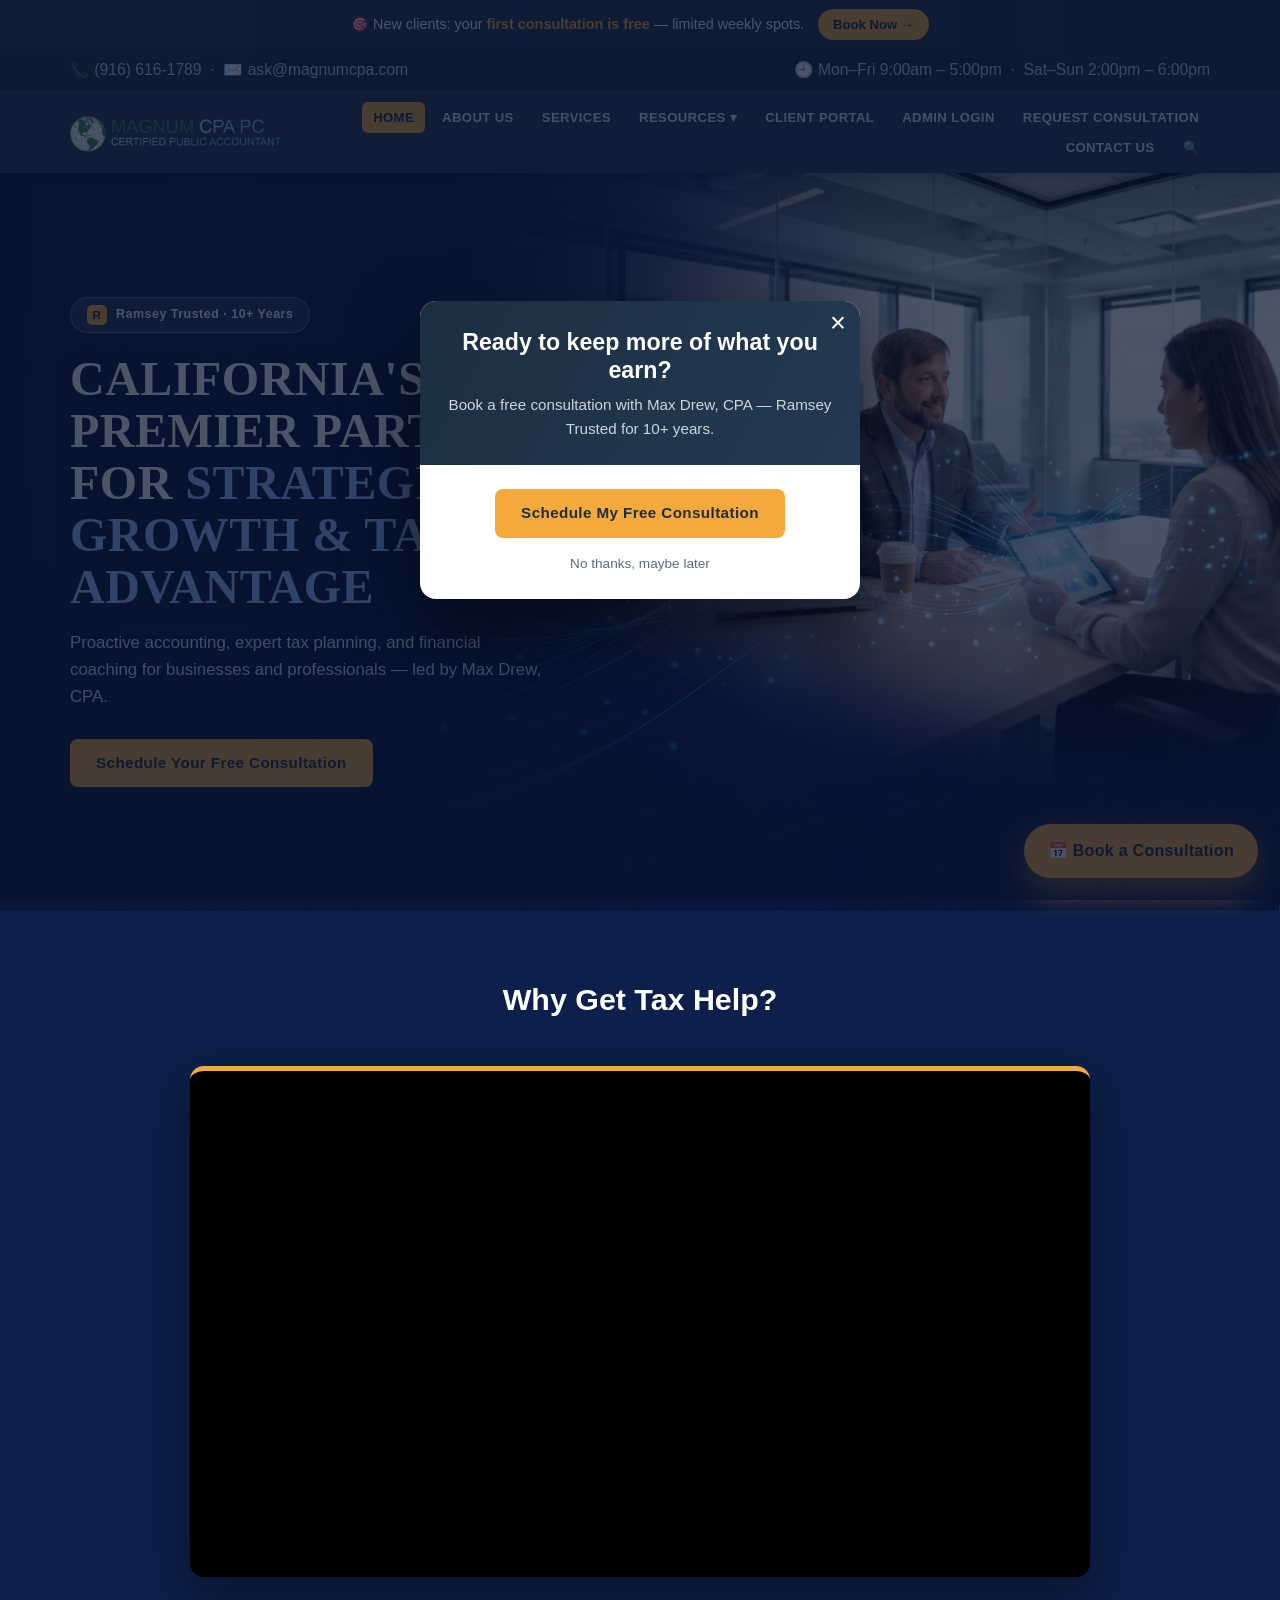
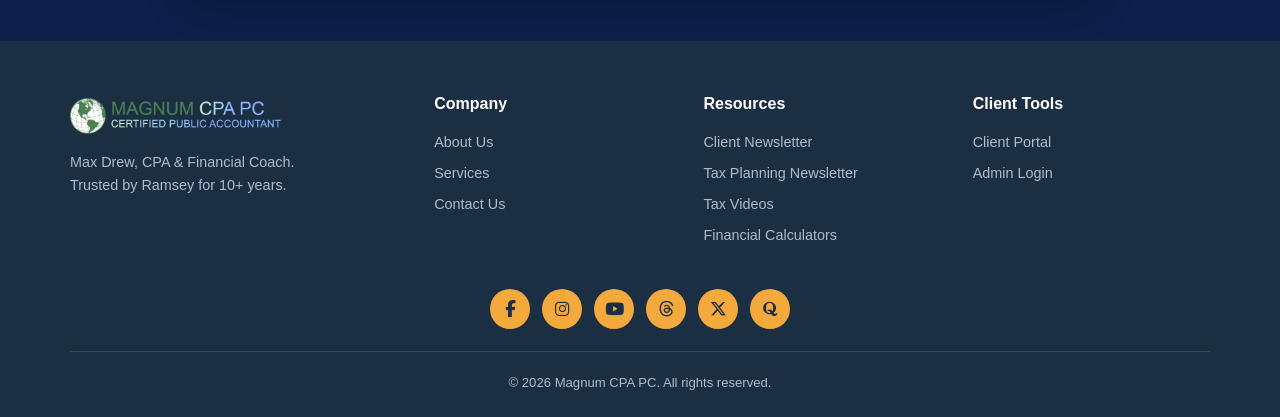
<file: index.html>
<!DOCTYPE html>
<html lang="en">
<head>
<meta charset="UTF-8">
<meta name="viewport" content="width=device-width, initial-scale=1.0">
<title>Magnum CPA PC — Max Drew, CPA | Trusted by Ramsey</title>
<meta name="description" content="Magnum CPA PC — Max Drew, CPA &amp; Financial Coach. Ramsey Trusted for 10+ years. Tax planning, preparation, and financial coaching.">
<link id="fa-cdn" rel="stylesheet" href="https://cdnjs.cloudflare.com/ajax/libs/font-awesome/6.5.1/css/all.min.css">
<style>
  :root{
    --navy:#243a52;
    --navy-dark:#1c2e41;
    --gold:#f4a93c;
    --green:#7fae3a;
    --blue:#2f9fd6;
    --text:#2b2b2b;
    --muted:#5e6b78;
    --bg:#ffffff;
    --bg-alt:#f4f6f8;
    --border:#e2e7ec;
    --radius:10px;
    --maxw:1180px;
  }

  *{box-sizing:border-box;margin:0;padding:0;}
  html{scroll-behavior:smooth;}
  body{
    font-family:-apple-system,BlinkMacSystemFont,"Segoe UI",Roboto,Helvetica,Arial,sans-serif;
    color:var(--text);
    background:linear-gradient(rgba(9,20,46,.74),rgba(9,20,46,.82)),url('images/hero-bg.jpg');
    background-size:cover;background-position:right 28%;background-attachment:fixed;background-color:#0d1f4a;
    line-height:1.6;
    -webkit-font-smoothing:antialiased;
  }
  img{max-width:100%;height:auto;display:block;}
  a{color:inherit;text-decoration:none;}
  .home-section .section-head h2{color:#fff;}
  .home-section .section-head p{color:#dbe4f5;}
  .why-video{max-width:900px;margin:0 auto;border-radius:14px;overflow:hidden;
    box-shadow:0 18px 45px rgba(0,0,0,.4);border-top:5px solid var(--gold);background:#000;}
  .why-video video{display:block;width:100%;height:auto;}
  .why-video iframe{display:block;width:100%;aspect-ratio:16/9;border:0;}
  .calc-wide{max-width:880px;margin:0 auto;background:#fff;border-radius:14px;box-shadow:0 14px 40px rgba(0,0,0,.3);
    display:grid;grid-template-columns:1fr 1fr;gap:0;overflow:hidden;}
  .calc-inputs{padding:30px;}
  .calc-chart{padding:30px;background:#f4f6f8;}
  .calc-chart h4{color:var(--navy);font-size:1.05rem;margin-bottom:18px;}
  .bar-row{display:flex;align-items:center;gap:10px;margin-bottom:16px;font-size:.85rem;color:var(--muted);}
  .bar-row span{width:88px;flex:none;color:var(--navy);font-weight:600;}
  .bar-row .bar{flex:1;height:22px;background:#e2e7ec;border-radius:6px;overflow:hidden;}
  .bar-row .bar i{display:block;height:100%;width:0;background:#c0392b;border-radius:6px;transition:width .5s ease;}
  .bar-row .bar.mag i{background:var(--green);}
  .bar-row b{width:74px;flex:none;text-align:right;color:var(--navy);}
  .savings-note{margin-top:6px;color:var(--muted);font-size:.92rem;}
  .savings-note b{color:var(--green);font-size:1.1rem;}
  @media (max-width:680px){.calc-wide{grid-template-columns:1fr;}}
  .container{max-width:var(--maxw);margin:0 auto;padding:0 20px;}
  .globe{width:40px;height:40px;flex:none;display:block;}

  /* ---------- Top bar ---------- */
  .topbar{
    background:var(--navy-dark);
    color:#cdd6df;
    font-size:.98rem;
    font-weight:500;
  }
  .topbar .container{
    display:flex;flex-wrap:wrap;gap:8px 22px;
    align-items:center;justify-content:space-between;
    padding-top:8px;padding-bottom:8px;
  }
  .topbar a{display:inline-flex;align-items:center;gap:6px;}
  .topbar a:hover{color:#fff;}

  /* ---------- Header / Nav ---------- */
  header.site-header{
    background:var(--navy);
    position:sticky;top:0;z-index:50;
    box-shadow:0 2px 10px rgba(0,0,0,.18);
  }
  .nav-inner{
    display:flex;align-items:center;justify-content:space-between;
    padding-top:14px;padding-bottom:14px;gap:16px;
  }
  .brand{display:flex;align-items:center;gap:12px;color:#fff;}
  .brand .brand-text{line-height:1.1;}
  .brand .brand-text b{font-size:1.15rem;color:var(--green);font-weight:700;}
  .brand .brand-text b span{color:#e9eef3;font-weight:600;}
  .brand .brand-text small{display:block;font-size:.68rem;letter-spacing:.5px;color:#aebccb;}
  /* logo image replaces the old svg + text */
  .brand .globe,.brand .brand-text{display:none;}
  .brand::before{content:"";display:block;width:230px;height:46px;background:url('images/MAGNUM%20CPA%20LOGO.png') left center/contain no-repeat;}

  .nav-toggle{
    display:none;background:transparent;border:0;cursor:pointer;
    padding:8px;border-radius:6px;
  }
  .nav-toggle span{display:block;width:24px;height:2px;background:#fff;margin:5px 0;transition:.3s;}

  nav.main-nav > ul{
    list-style:none;display:flex;flex-wrap:wrap;gap:4px 6px;justify-content:flex-end;align-items:center;
  }
  nav.main-nav a{
    color:#e9eef3;font-size:.82rem;font-weight:600;letter-spacing:.4px;
    padding:8px 11px;border-radius:6px;text-transform:uppercase;
    transition:background .2s,color .2s;white-space:nowrap;
  }
  nav.main-nav a:hover,nav.main-nav a.active{background:var(--gold);color:var(--navy-dark);}
  .has-sub{position:relative;}
  .submenu{position:absolute;top:100%;left:0;min-width:230px;background:var(--navy-dark);border-radius:8px;
    box-shadow:0 12px 30px rgba(0,0,0,.35);padding:6px;display:none;flex-direction:column;gap:2px;z-index:60;list-style:none;}
  .has-sub:hover .submenu{display:flex;}
  .submenu li{width:100%;}
  .submenu a{display:block;text-align:left;border-radius:5px;}
  .search-li a{font-size:1.05rem;}
  .search-overlay{position:fixed;inset:0;background:rgba(8,18,40,.78);display:none;z-index:200;padding:84px 16px 16px;}
  .search-overlay.open{display:block;}
  .search-box{max-width:640px;margin:0 auto;background:#fff;border-radius:14px;overflow:hidden;box-shadow:0 30px 70px rgba(0,0,0,.5);}
  .search-top{display:flex;align-items:center;gap:10px;padding:14px 18px;border-bottom:1px solid var(--border);}
  .search-ic{font-size:1.2rem;}
  .search-top input{flex:1;border:0;outline:none;font-size:1.1rem;color:#222;font-family:inherit;background:transparent;}
  .search-close{background:transparent;border:0;font-size:1.7rem;line-height:1;cursor:pointer;color:var(--muted);padding:0 4px;}
  .search-results{max-height:62vh;overflow:auto;}
  .search-results a{display:block;padding:14px 18px;border-bottom:1px solid #eef1f5;color:var(--navy);}
  .search-results a:hover{background:#f4f6f8;}
  .search-results a b{display:block;font-size:1rem;}
  .search-results a span{font-size:.86rem;color:var(--muted);}
  .search-none{padding:20px 18px;color:var(--muted);}

  /* ---------- Hero (photo background) ---------- */
  .hero{position:relative;overflow:hidden;color:#fff;
    background:#0d1f4a url('images/hero-bg.jpg') no-repeat;background-size:cover;background-position:right 28%;}
  .hero::before{content:"";position:absolute;inset:0;pointer-events:none;
    background:linear-gradient(90deg,rgba(8,22,58,.94) 0%,rgba(8,22,58,.7) 34%,rgba(8,22,58,.25) 54%,rgba(8,22,58,0) 70%);}
  .hero-wrap{position:relative;z-index:2;display:flex;align-items:center;min-height:560px;padding:60px 0;}
  .hero-info{max-width:540px;}
  .hero-info .kicker{display:inline-flex;align-items:center;gap:9px;background:rgba(255,255,255,.12);
    border:1px solid rgba(255,255,255,.25);border-radius:30px;padding:7px 16px;font-size:.78rem;
    font-weight:700;letter-spacing:.5px;margin-bottom:20px;}
  .hero-info .kicker .r{background:var(--gold);color:#13212f;width:20px;height:20px;border-radius:5px;
    display:grid;place-items:center;font-weight:800;font-size:.72rem;}
  .hero-info h1{font-family:Georgia,'Times New Roman',serif;font-size:3rem;line-height:1.08;
    font-weight:700;text-transform:uppercase;letter-spacing:.5px;margin-bottom:18px;text-shadow:0 2px 22px rgba(0,0,0,.45);}
  .hero-info h1 .accent{color:#9ec3ff;}
  .hero-info p.lede{color:#dbe4f5;max-width:480px;font-size:1.05rem;margin-bottom:28px;text-shadow:0 1px 10px rgba(0,0,0,.35);}
  .hero-cta{display:flex;flex-wrap:wrap;gap:14px;}

  /* ---------- Buttons ---------- */
  .btn{
    display:inline-block;background:var(--gold);color:var(--navy-dark);
    font-weight:700;padding:12px 26px;border-radius:8px;border:0;cursor:pointer;
    transition:transform .15s,box-shadow .2s;letter-spacing:.4px;font-size:.95rem;
  }
  .btn:hover{transform:translateY(-2px);box-shadow:0 8px 20px rgba(244,169,60,.4);}
  .btn.outline{background:transparent;border:2px solid #fff;color:#fff;}
  .btn.green{background:var(--green);color:#fff;}
  .hero-cta{display:flex;flex-wrap:wrap;gap:12px;margin-top:6px;}

  /* ---------- Sections ---------- */
  section{padding:64px 0;}
  section.alt{background:var(--bg-alt);}
  .section-head{text-align:center;max-width:720px;margin:0 auto 42px;}
  .section-head h2{font-size:1.9rem;color:var(--navy);margin-bottom:10px;}
  .section-head .kicker{color:var(--green);font-weight:700;letter-spacing:1.5px;text-transform:uppercase;font-size:.78rem;}
  .section-head p{color:var(--muted);}

  .grid{display:grid;gap:24px;}
  .grid-3{grid-template-columns:repeat(3,1fr);}
  .grid-4{grid-template-columns:repeat(4,1fr);}
  .grid-2{grid-template-columns:repeat(2,1fr);}

  .card{
    background:#fff;border:1px solid var(--border);border-radius:var(--radius);
    padding:28px;transition:transform .2s,box-shadow .2s;
  }
  .card:hover{transform:translateY(-4px);box-shadow:0 12px 28px rgba(36,58,82,.12);}
  .card .ic{
    width:52px;height:52px;border-radius:12px;background:var(--navy);
    color:var(--gold);display:grid;place-items:center;font-size:1.4rem;margin-bottom:16px;
  }
  .card h3{color:var(--navy);font-size:1.15rem;margin-bottom:8px;}
  .card p{color:var(--muted);font-size:.95rem;}
  .card .more{color:var(--blue);font-weight:600;font-size:.9rem;margin-top:12px;display:inline-block;}

  /* About */
  .about-grid{display:grid;grid-template-columns:1fr 1.2fr;gap:40px;align-items:center;}
  .about-grid .photo-box{
    background:var(--navy);border-radius:14px;padding:30px;display:grid;place-items:center;
  }
  .about-grid .photo-box .ring{
    width:230px;height:230px;border-radius:50%;
    background:linear-gradient(160deg,var(--gold),#f57c2b);overflow:hidden;display:grid;place-items:center;
  }
  .about-grid .photo-box .ring img{width:100%;height:100%;object-fit:cover;border-radius:50%;}
  .about-grid h2{color:var(--navy);font-size:1.8rem;margin-bottom:14px;}
  .about-grid p{color:var(--muted);margin-bottom:14px;}
  .stats{display:flex;gap:30px;margin-top:18px;flex-wrap:wrap;}
  .stats .s b{display:block;font-size:1.8rem;color:var(--green);}
  .stats .s span{color:var(--muted);font-size:.85rem;}

  /* Calculator */
  .calc{max-width:520px;margin:0 auto;background:#fff;border:1px solid var(--border);border-radius:var(--radius);padding:32px;}
  .calc h3{color:var(--navy);margin-bottom:18px;}
  .field{margin-bottom:16px;}
  .field label{display:block;font-size:.85rem;font-weight:600;color:var(--navy);margin-bottom:6px;}
  .field input,.field select{
    width:100%;padding:11px 14px;border:1px solid var(--border);border-radius:8px;font-size:1rem;
  }
  .field input:focus,.field select:focus{outline:2px solid var(--gold);border-color:transparent;}
  .calc-result{
    margin-top:18px;padding:18px;border-radius:8px;background:var(--bg-alt);text-align:center;
  }
  .calc-result b{font-size:1.6rem;color:var(--green);display:block;}
  .calc-result span{color:var(--muted);font-size:.85rem;}

  /* Newsletter / video / resource lists */
  .list-card{display:flex;gap:16px;align-items:flex-start;}
  .list-card .date{
    background:var(--navy);color:#fff;border-radius:8px;text-align:center;padding:10px 12px;flex:none;
  }
  .list-card .date b{display:block;font-size:1.3rem;}.list-card .date span{font-size:.7rem;}
  .video-thumb{
    background:var(--navy);border-radius:var(--radius);aspect-ratio:16/9;
    display:grid;place-items:center;color:#fff;position:relative;overflow:hidden;
  }
  .video-thumb .play{
    width:58px;height:58px;border-radius:50%;background:rgba(244,169,60,.95);
    display:grid;place-items:center;color:var(--navy-dark);font-size:1.3rem;
  }
  .video-thumb .play:after{content:"▶";margin-left:3px;}

  /* Contact */
  .contact-grid{display:grid;grid-template-columns:1fr 1fr;gap:40px;}
  .contact-info .row{display:flex;gap:14px;align-items:flex-start;margin-bottom:22px;}
  .contact-info .row .ic{
    width:44px;height:44px;border-radius:10px;background:var(--navy);color:var(--gold);
    display:grid;place-items:center;flex:none;font-size:1.1rem;
  }
  .contact-info .row b{color:var(--navy);display:block;}
  .contact-info .row span{color:var(--muted);font-size:.92rem;}
  form.contact-form .field textarea{
    width:100%;padding:11px 14px;border:1px solid var(--border);border-radius:8px;font-size:1rem;font-family:inherit;resize:vertical;
  }

  /* CTA band */
  .cta-band{background:var(--navy);color:#fff;text-align:center;}
  .cta-band h2{font-size:1.9rem;margin-bottom:10px;}
  .cta-band p{color:#cdd6df;margin-bottom:24px;}

  /* Footer */
  footer{background:var(--navy-dark);color:#aebccb;padding:50px 0 24px;}
  .foot-grid{display:grid;grid-template-columns:1.4fr 1fr 1fr 1fr;gap:32px;margin-bottom:34px;}
  footer h4{color:#fff;font-size:1rem;margin-bottom:14px;}
  footer ul{list-style:none;}
  footer ul li{margin-bottom:8px;font-size:.9rem;}
  footer ul li a:hover{color:var(--gold);}
  footer .copy{border-top:1px solid #2f4a66;padding-top:20px;font-size:.82rem;text-align:center;}
  .social{display:flex;gap:12px;justify-content:center;margin:6px 0 22px;}
  .social a{width:40px;height:40px;border-radius:50%;background:var(--gold);color:var(--navy-dark);display:grid;place-items:center;font-size:1.05rem;transition:transform .15s,filter .2s;}
  .social a:hover{transform:translateY(-3px);filter:brightness(1.06);}
  .book-fab{position:fixed;right:22px;bottom:22px;z-index:90;background:var(--gold);color:var(--navy-dark);
    font-weight:800;padding:14px 24px;border-radius:40px;display:inline-flex;align-items:center;gap:8px;letter-spacing:.3px;
    box-shadow:0 12px 30px rgba(244,169,60,.5);transition:transform .15s,box-shadow .2s;animation:bookpulse 2.8s ease-in-out infinite;}
  .book-fab:hover{transform:translateY(-3px);box-shadow:0 16px 40px rgba(244,169,60,.7);}
  @keyframes bookpulse{0%,100%{box-shadow:0 12px 30px rgba(244,169,60,.45);}50%{box-shadow:0 14px 44px rgba(244,169,60,.85);}}
  @media(max-width:560px){.book-fab{right:14px;bottom:14px;padding:12px 18px;font-size:.92rem;}}
  .announce{background:linear-gradient(90deg,var(--navy),var(--navy-dark));color:#fff;text-align:center;
    font-size:.9rem;padding:9px 16px;display:flex;gap:14px;align-items:center;justify-content:center;flex-wrap:wrap;}
  .announce b{color:var(--gold);}
  .announce a{background:var(--gold);color:var(--navy-dark);font-weight:800;padding:5px 15px;border-radius:20px;font-size:.82rem;white-space:nowrap;}
  .announce a:hover{filter:brightness(1.05);}
  .bookpop-overlay{position:fixed;inset:0;background:rgba(8,18,46,.72);z-index:120;display:none;align-items:center;justify-content:center;padding:18px;}
  .bookpop-overlay.show{display:flex;}
  .bookpop{background:#fff;border-radius:16px;max-width:440px;width:100%;overflow:hidden;box-shadow:0 30px 70px rgba(0,0,0,.5);position:relative;animation:popin .3s ease;}
  @keyframes popin{from{transform:translateY(20px);opacity:0;}to{transform:translateY(0);opacity:1;}}
  .bookpop .top{background:linear-gradient(120deg,var(--navy-dark),var(--navy));color:#fff;padding:28px 26px 24px;text-align:center;}
  .bookpop .top h3{font-size:1.45rem;line-height:1.2;margin-bottom:8px;}
  .bookpop .top p{color:#cdd6df;font-size:.95rem;}
  .bookpop .body{padding:24px;text-align:center;}
  .bookpop .x{position:absolute;top:8px;right:14px;background:0;border:0;color:#fff;font-size:1.7rem;line-height:1;cursor:pointer;}

  /* ---------- Responsive ---------- */
  @media (max-width:980px){
    .grid-4{grid-template-columns:repeat(2,1fr);}
    .foot-grid{grid-template-columns:1fr 1fr;}
  }
  @media (max-width:980px){
    body{background-attachment:scroll;}
    .nav-toggle{display:block;}
    nav.main-nav{
      position:absolute;top:100%;left:0;right:0;background:var(--navy-dark);
      max-height:0;overflow:hidden;transition:max-height .35s ease;
    }
    nav.main-nav.open{max-height:680px;overflow:auto;}
    nav.main-nav > ul{flex-direction:column;gap:0;padding:8px 0;}
    nav.main-nav li{width:100%;}
    nav.main-nav a{display:block;padding:13px 24px;border-radius:0;border-bottom:1px solid #2f4a66;text-align:left;}
    .submenu{position:static;display:none;box-shadow:none;background:#0f2236;padding:0;min-width:0;}
    .has-sub.open .submenu{display:flex;}
    .submenu a{padding-left:40px;}
    .hero-wrap{min-height:440px;padding:48px 0;}
    .hero-info{max-width:100%;}
    .hero-info h1{font-size:2.1rem;}
    .hero::before{background:linear-gradient(180deg,rgba(8,22,58,.9) 0%,rgba(8,22,58,.78) 55%,rgba(8,22,58,.55) 100%);}
    .about-grid,.contact-grid{grid-template-columns:1fr;}
    .grid-3{grid-template-columns:1fr;}
    .grid-2{grid-template-columns:1fr;}
  }
  @media (max-width:600px){
    .container{padding:0 16px;}
    .topbar .container{justify-content:center;text-align:center;gap:2px 14px;font-size:.74rem;padding:7px 14px;}
    .grid-4{grid-template-columns:1fr;}
    .foot-grid{grid-template-columns:1fr;}
    .hero-info h1{font-size:1.75rem;}
    .hero-info p.lede{font-size:.98rem;}
    .hero-cta{flex-direction:column;}
    .hero-cta .btn{width:100%;text-align:center;}
    .section-head h2{font-size:1.5rem;}
    .brand::before{width:180px;height:40px;}
    .bar-row span{width:72px;font-size:.8rem;}
    .bar-row b{width:64px;font-size:.85rem;}
  }
</style>
</head>
<body>

<!-- ===== Reusable globe icon (used in header, hero & footer logos) ===== -->
<svg width="0" height="0" style="position:absolute" aria-hidden="true">
  <symbol id="globeIcon" viewBox="0 0 100 100">
    <defs>
      <radialGradient id="gOcean" cx="40%" cy="34%" r="80%">
        <stop offset="0%" stop-color="#dcf0fb"/>
        <stop offset="58%" stop-color="#a9d6f2"/>
        <stop offset="100%" stop-color="#6db4e0"/>
      </radialGradient>
      <clipPath id="gClip"><circle cx="50" cy="50" r="47"/></clipPath>
    </defs>
    <!-- ocean -->
    <circle cx="50" cy="50" r="47" fill="url(#gOcean)"/>
    <!-- lat / long grid -->
    <g clip-path="url(#gClip)" fill="none" stroke="#ffffff" stroke-width="0.8" opacity=".35">
      <line x1="3" y1="32" x2="97" y2="32"/><line x1="3" y1="50" x2="97" y2="50"/>
      <line x1="3" y1="68" x2="97" y2="68"/><line x1="50" y1="3" x2="50" y2="97"/>
      <ellipse cx="50" cy="50" rx="20" ry="47"/><ellipse cx="50" cy="50" rx="37" ry="47"/>
    </g>
    <!-- North America -->
    <g clip-path="url(#gClip)">
      <path d="M28 18 C34 16 44 17 52 20 C60 22 70 24 74 30 C76 34 72 38 70 42 C72 46 70 52 64 56 C62 60 60 60 58 64 C57 68 55 66 54 62 C52 60 50 60 47 64 C44 70 42 78 38 82 C36 84 34 82 35 76 C36 70 34 64 32 58 C30 52 26 48 24 42 C22 36 22 28 25 22 C26 20 27 19 28 18 Z"
            fill="#5b9a3a" stroke="#467a2c" stroke-width="1"/>
      <!-- west coast highlight -->
      <path d="M32 58 C30 52 26 48 24 42 C22 36 22 28 25 22"
            fill="none" stroke="#f4a93c" stroke-width="3.6" stroke-linecap="round" stroke-linejoin="round"/>
      <!-- west coast location marker -->
      <circle cx="24.5" cy="43" r="3.6" fill="#e8442b" stroke="#fff" stroke-width="1.3"/>
    </g>
    <!-- sphere rim -->
    <circle cx="50" cy="50" r="47" fill="none" stroke="#2f6d96" stroke-width="2"/>
  </symbol>
</svg>

<!-- ===== Announcement / booking banner ===== -->
<div class="announce">
  <span>🎯 New clients: your <b>first consultation is free</b> — limited weekly spots.</span>
  <a href="request-consultation.html">Book Now →</a>
</div>

<!-- ===== Top contact bar ===== -->
<div class="topbar">
  <div class="container">
    <span>📞 (916) 616-1789 &nbsp;·&nbsp; ✉️ ask@magnumcpa.com</span>
    <span>🕘 Mon–Fri 9:00am – 5:00pm &nbsp;·&nbsp; Sat–Sun 2:00pm – 6:00pm</span>
  </div>
</div>

<!-- ===== Header / Navigation ===== -->
<header class="site-header">
  <div class="container nav-inner">
    <a href="#home" class="brand">
      <svg class="globe" aria-hidden="true"><use href="#globeIcon"/></svg>
      <span class="brand-text">
        <b>Magnum <span>CPA PC</span></b>
        <small>CERTIFIED PUBLIC ACCOUNTANT</small>
      </span>
    </a>

    <button class="nav-toggle" id="navToggle" aria-label="Toggle navigation" aria-expanded="false">
      <span></span><span></span><span></span>
    </button>

    <nav class="main-nav" id="mainNav">
      <ul>
        <li><a href="index.html" class="active">Home</a></li>
        <li><a href="about.html">About Us</a></li>
        <li><a href="services.html">Services</a></li>
        <li class="has-sub">
          <a href="#" class="sub-toggle">Resources ▾</a>
          <ul class="submenu">
            <li><a href="client-newsletter.html">Client Newsletter</a></li>
            <li><a href="tax-planning-newsletter.html">Tax Planning Newsletter</a></li>
            <li><a href="tax-videos.html">Tax Videos</a></li>
            <li><a href="financial-calculators.html">Financial Calculators</a></li>
          </ul>
        </li>
        <li><a href="client-portal.html" target="_blank" rel="noopener">Client Portal</a></li>
        <li><a href="admin-login.html" target="_blank" rel="noopener">Admin Login</a></li>
        <li><a href="request-consultation.html">Request Consultation</a></li>
        <li><a href="contact.html">Contact Us</a></li>
        <li class="search-li"><a href="#" class="search-btn" aria-label="Search the site">🔍</a></li>
      </ul>
    </nav>
  </div>
</header>

<!-- ===== Hero ===== -->
<section class="hero" id="home">
  <div class="container">
    <div class="hero-wrap">
      <div class="hero-info">
        <span class="kicker"><span class="r">R</span> Ramsey Trusted · 10+ Years</span>
        <h1>California's Premier Partner for <span class="accent">Strategic Growth &amp; Tax Advantage</span></h1>
        <p class="lede">Proactive accounting, expert tax planning, and financial coaching for businesses and professionals — led by Max Drew, CPA.</p>
        <div class="hero-cta">
          <a href="request-consultation.html" class="btn">Schedule Your Free Consultation</a>
        </div>
      </div>
    </div>
  </div>
</section>

<!-- ===== Why Get Tax Help ===== -->
<section class="home-section" style="padding:64px 0;">
  <div class="container">
    <div class="section-head">
      <h2>Why Get Tax Help?</h2>
    </div>
    <div class="why-video">
      <iframe src="https://www.youtube.com/embed/8ZnrVnLpm-o?rel=0"
              title="Magnum CPA PC — Why Get Tax Help?" loading="lazy"
              allow="accelerometer; autoplay; clipboard-write; encrypted-media; gyroscope; picture-in-picture; web-share"
              referrerpolicy="strict-origin-when-cross-origin" allowfullscreen></iframe>
    </div>
  </div>
</section>


<!-- ===== Footer ===== -->
<footer>
  <div class="container">
    <div class="foot-grid">
      <div>
        <div class="brand" style="margin-bottom:14px;">
          <svg class="globe" aria-hidden="true"><use href="#globeIcon"/></svg>
          <span class="brand-text"><b>Magnum <span>CPA PC</span></b><small>CERTIFIED PUBLIC ACCOUNTANT</small></span>
        </div>
        <p style="font-size:.9rem;">Max Drew, CPA &amp; Financial Coach.<br>Trusted by Ramsey for 10+ years.</p>
      </div>
      <div>
        <h4>Company</h4>
        <ul>
          <li><a href="about.html">About Us</a></li>
          <li><a href="services.html">Services</a></li>
          <li><a href="contact.html">Contact Us</a></li>
        </ul>
      </div>
      <div>
        <h4>Resources</h4>
        <ul>
          <li><a href="client-newsletter.html">Client Newsletter</a></li>
          <li><a href="tax-planning-newsletter.html">Tax Planning Newsletter</a></li>
          <li><a href="tax-videos.html">Tax Videos</a></li>
            <li><a href="financial-calculators.html">Financial Calculators</a></li>
        </ul>
      </div>
      <div>
        <h4>Client Tools</h4>
        <ul>
          <li><a href="client-portal.html" target="_blank" rel="noopener">Client Portal</a></li>
          <li><a href="admin-login.html" target="_blank" rel="noopener">Admin Login</a></li>
        </ul>
      </div>
    </div>
    <div class="social">
      <a href="https://www.facebook.com/max.drew.522" target="_blank" rel="noopener" aria-label="Facebook"><i class="fa-brands fa-facebook-f"></i></a>
      <a href="https://www.instagram.com/magnumcpa11/" target="_blank" rel="noopener" aria-label="Instagram"><i class="fa-brands fa-instagram"></i></a>
      <a href="https://www.youtube.com/@MaxDrew" target="_blank" rel="noopener" aria-label="YouTube"><i class="fa-brands fa-youtube"></i></a>
      <a href="https://www.threads.com/@magnumcpa11?xmt=AQG0ulpk6R3kK_t4bDitznWtQA3G7iO-LKH2PQMVhY07s6E" target="_blank" rel="noopener" aria-label="Threads"><i class="fa-brands fa-threads"></i></a>
      <a href="https://x.com/MagnumCPA11" target="_blank" rel="noopener" aria-label="X"><i class="fa-brands fa-x-twitter"></i></a>
      <a href="https://www.quora.com/profile/Magnum-CPA" target="_blank" rel="noopener" aria-label="Quora"><i class="fa-brands fa-quora"></i></a>
    </div>
    <div class="copy">© <span id="year"></span> Magnum CPA PC. All rights reserved.</div>
  </div>
</footer>

<script>
  // Mobile nav toggle
  const toggle = document.getElementById('navToggle');
  const nav = document.getElementById('mainNav');
  toggle.addEventListener('click', () => {
    const open = nav.classList.toggle('open');
    toggle.setAttribute('aria-expanded', open);
  });
  // Resources dropdown: tap to expand on mobile
  document.querySelectorAll('.has-sub > .sub-toggle').forEach(a => {
    a.addEventListener('click', e => {
      if (window.matchMedia('(max-width:860px)').matches){
        e.preventDefault();
        a.parentNode.classList.toggle('open');
      }
    });
  });

  // Current year
  document.getElementById('year').textContent = new Date().getFullYear();

  // One-time booking popup (shows once per browser session)
  function closeBookPop(){ document.getElementById('bookPop').classList.remove('show'); }
  (function(){
    if (sessionStorage.getItem('magnum_bookpop')) return;
    var shown = false;
    function show(){
      if (shown) return; shown = true;
      sessionStorage.setItem('magnum_bookpop','1');
      document.getElementById('bookPop').classList.add('show');
    }
    window.addEventListener('scroll', function(){
      if (window.scrollY > document.body.scrollHeight * 0.35) show();
    }, {passive:true});
    setTimeout(show, 25000); // fallback if they don't scroll far
  })();
</script>
<a class="book-fab" href="request-consultation.html">📅 Book a Consultation</a>

<!-- ===== One-time booking popup ===== -->
<div class="bookpop-overlay" id="bookPop" onclick="if(event.target===this)closeBookPop()">
  <div class="bookpop">
    <button class="x" onclick="closeBookPop()" aria-label="Close">&times;</button>
    <div class="top">
      <h3>Ready to keep more of what you earn?</h3>
      <p>Book a free consultation with Max Drew, CPA — Ramsey Trusted for 10+ years.</p>
    </div>
    <div class="body">
      <a href="request-consultation.html" class="btn" style="display:inline-block;">Schedule My Free Consultation</a>
      <div style="margin-top:12px;"><a href="#" onclick="closeBookPop();return false;" style="color:var(--muted);font-size:.85rem;">No thanks, maybe later</a></div>
    </div>
  </div>
</div>

<script src="search.js"></script>
</body>
</html>
</file>
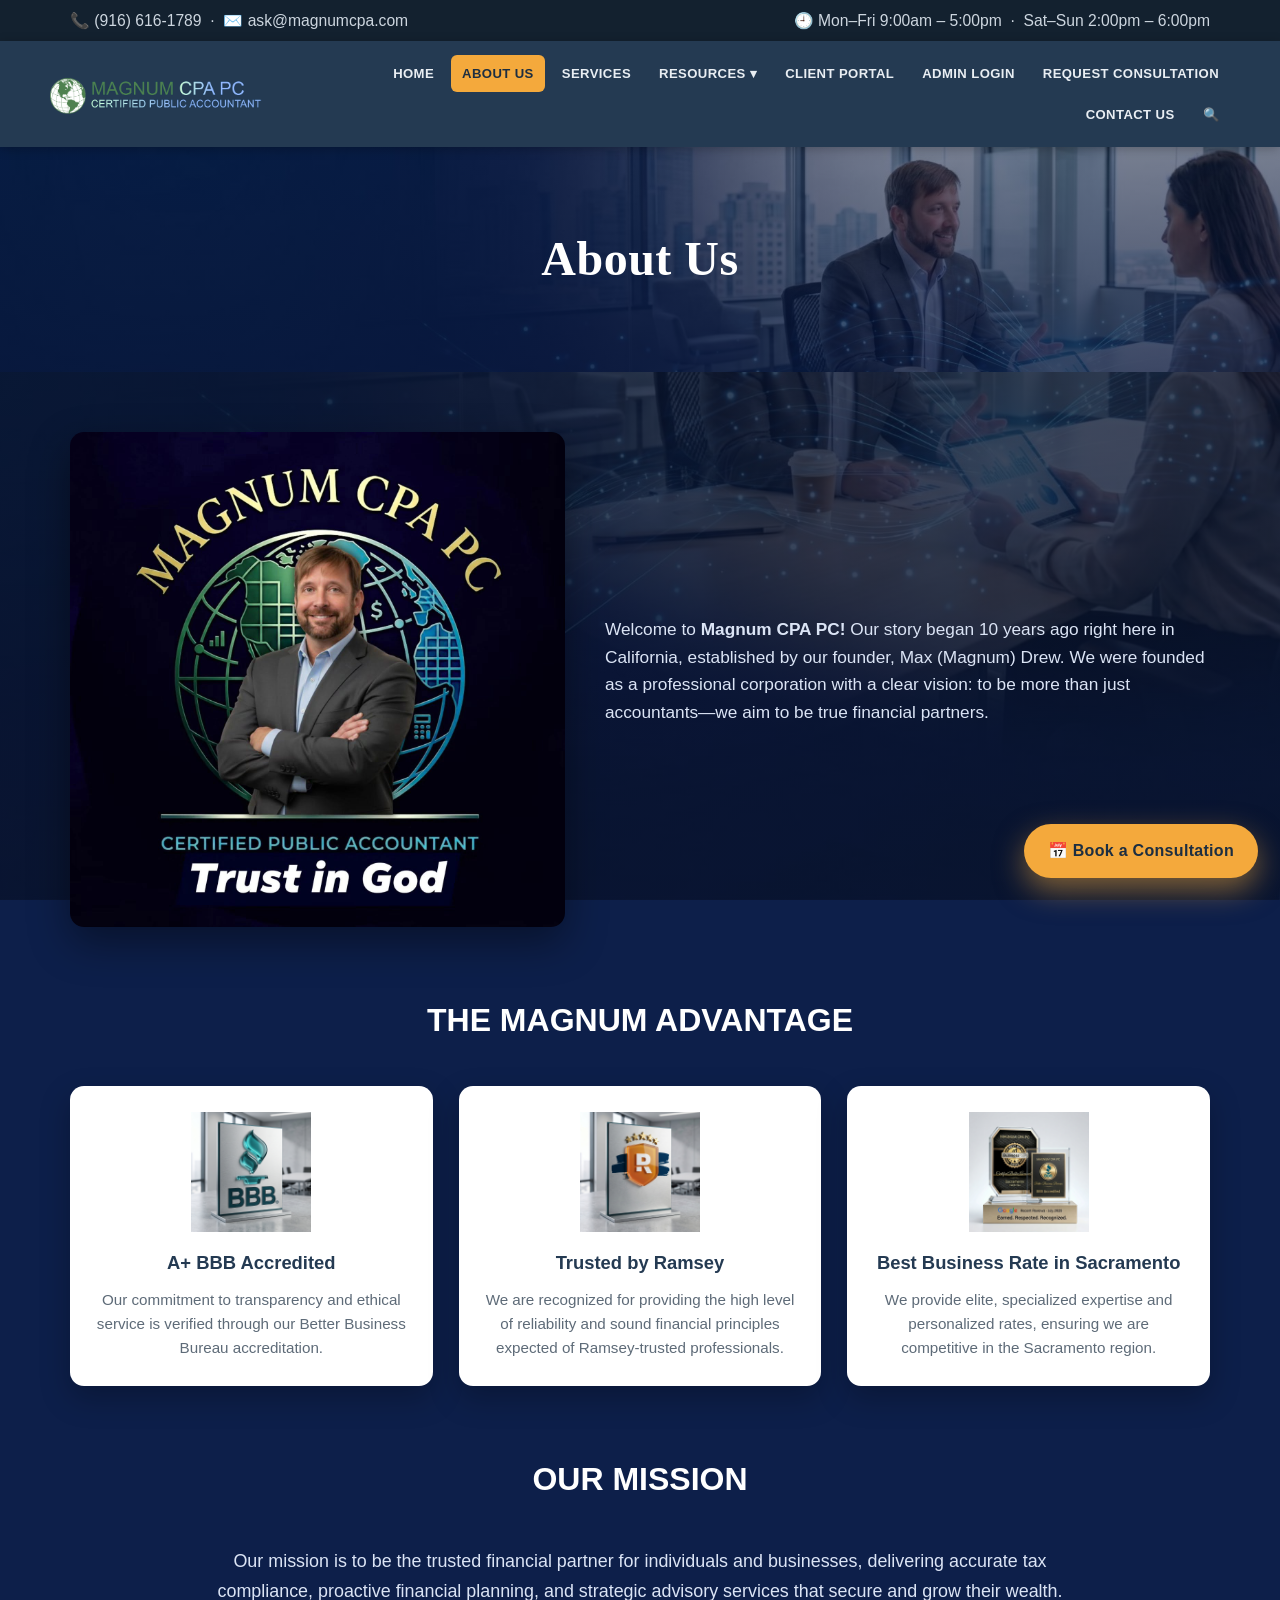
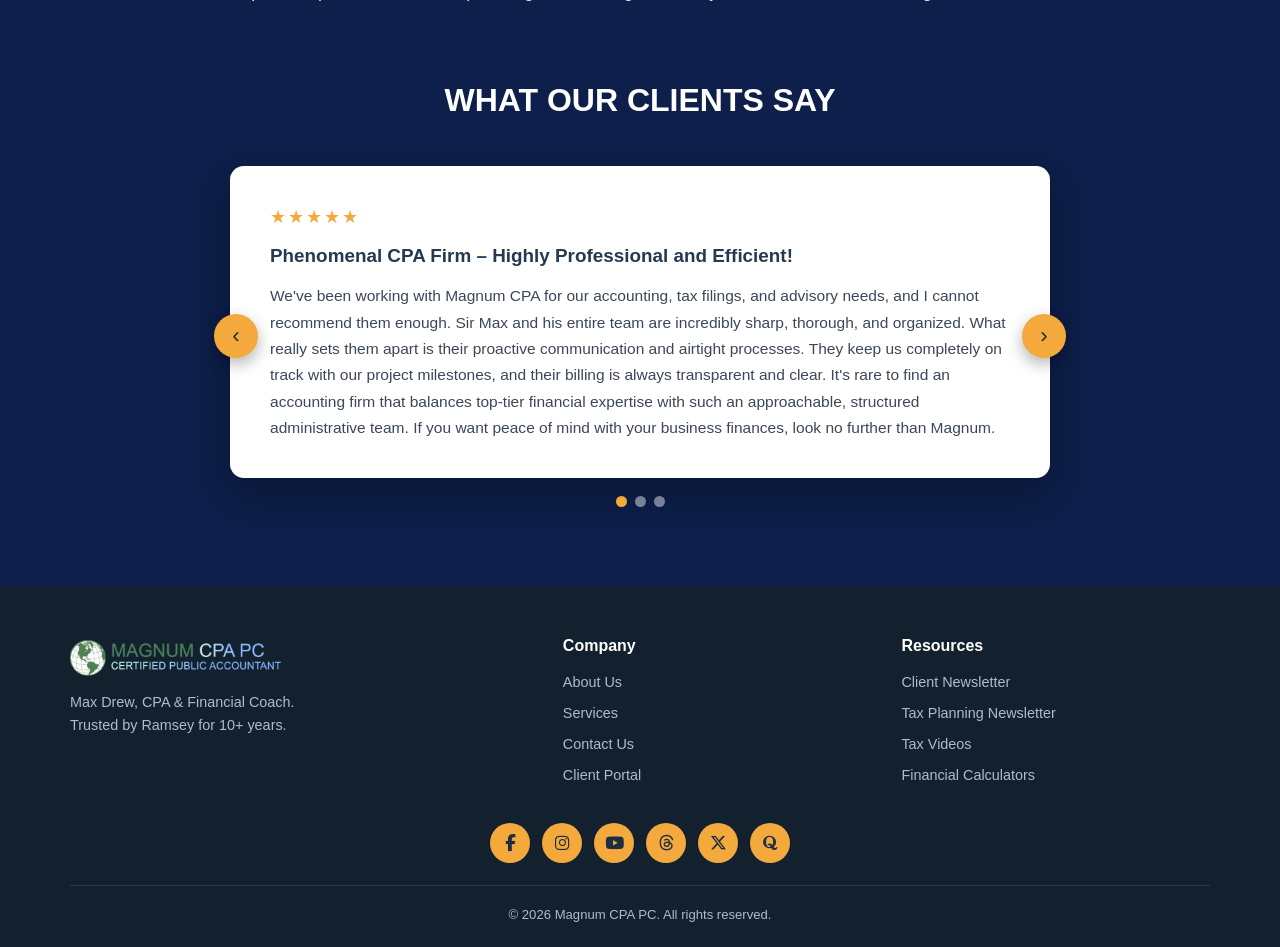
<file: about.html>
<!DOCTYPE html>
<html lang="en">
<head>
<meta charset="UTF-8">
<meta name="viewport" content="width=device-width, initial-scale=1.0">
<title>About Us — Magnum CPA PC</title>
<meta name="description" content="About Magnum CPA PC — founded in California by Max (Magnum) Drew. BBB accredited, Ramsey trusted, and best business rate in Sacramento.">
<link rel="stylesheet" href="site.css">
</head>
<body>

<div class="topbar">
  <div class="container">
    <span>📞 (916) 616-1789 &nbsp;·&nbsp; ✉️ ask@magnumcpa.com</span>
    <span>🕘 Mon–Fri 9:00am – 5:00pm &nbsp;·&nbsp; Sat–Sun 2:00pm – 6:00pm</span>
  </div>
</div>

<header class="site-header">
  <div class="container nav-inner">
    <a href="index.html" class="brand">
      <svg class="globe" viewBox="0 0 100 100" aria-hidden="true">
        <defs><radialGradient id="gO" cx="40%" cy="34%" r="80%"><stop offset="0%" stop-color="#dcf0fb"/><stop offset="58%" stop-color="#a9d6f2"/><stop offset="100%" stop-color="#6db4e0"/></radialGradient><clipPath id="gC"><circle cx="50" cy="50" r="47"/></clipPath></defs>
        <circle cx="50" cy="50" r="47" fill="url(#gO)"/>
        <g clip-path="url(#gC)" fill="none" stroke="#fff" stroke-width="0.8" opacity=".35"><line x1="3" y1="32" x2="97" y2="32"/><line x1="3" y1="50" x2="97" y2="50"/><line x1="3" y1="68" x2="97" y2="68"/><line x1="50" y1="3" x2="50" y2="97"/><ellipse cx="50" cy="50" rx="20" ry="47"/><ellipse cx="50" cy="50" rx="37" ry="47"/></g>
        <g clip-path="url(#gC)"><path d="M28 18 C34 16 44 17 52 20 C60 22 70 24 74 30 C76 34 72 38 70 42 C72 46 70 52 64 56 C62 60 60 60 58 64 C57 68 55 66 54 62 C52 60 50 60 47 64 C44 70 42 78 38 82 C36 84 34 82 35 76 C36 70 34 64 32 58 C30 52 26 48 24 42 C22 36 22 28 25 22 C26 20 27 19 28 18 Z" fill="#5b9a3a" stroke="#467a2c" stroke-width="1"/><path d="M32 58 C30 52 26 48 24 42 C22 36 22 28 25 22" fill="none" stroke="#f4a93c" stroke-width="3.6" stroke-linecap="round"/><circle cx="24.5" cy="43" r="3.6" fill="#e8442b" stroke="#fff" stroke-width="1.3"/></g>
        <circle cx="50" cy="50" r="47" fill="none" stroke="#2f6d96" stroke-width="2"/>
      </svg>
      <span class="brand-text"><b>Magnum <span>CPA PC</span></b><small>CERTIFIED PUBLIC ACCOUNTANT</small></span>
    </a>
    <button class="nav-toggle" id="navToggle" aria-label="Toggle navigation" aria-expanded="false"><span></span><span></span><span></span></button>
    <nav class="main-nav" id="mainNav">
      <ul>
        <li><a href="index.html">Home</a></li>
        <li><a href="about.html" class="active">About Us</a></li>
        <li><a href="services.html">Services</a></li>
        <li class="has-sub">
          <a href="#" class="sub-toggle">Resources ▾</a>
          <ul class="submenu">
            <li><a href="client-newsletter.html">Client Newsletter</a></li>
            <li><a href="tax-planning-newsletter.html">Tax Planning Newsletter</a></li>
            <li><a href="tax-videos.html">Tax Videos</a></li>
            <li><a href="financial-calculators.html">Financial Calculators</a></li>
          </ul>
        </li>
        <li><a href="client-portal.html" target="_blank" rel="noopener">Client Portal</a></li>
        <li><a href="admin-login.html" target="_blank" rel="noopener">Admin Login</a></li>
        <li><a href="request-consultation.html">Request Consultation</a></li>
        <li><a href="contact.html">Contact Us</a></li>
        <li class="search-li"><a href="#" class="search-btn" aria-label="Search the site">🔍</a></li>
      </ul>
    </nav>
  </div>
</header>

<section class="page-hero"><h1>About Us</h1></section>

<!-- intro -->
<section class="section">
  <div class="container">
    <div class="about-intro">
      <img src="images/Max-about-us-2.jpg" alt="Max Drew, founder of Magnum CPA PC">
      <div class="txt">
        <p>Welcome to <b>Magnum CPA PC!</b> Our story began 10 years ago right here in California, established by our founder, Max (Magnum) Drew. We were founded as a professional corporation with a clear vision: to be more than just accountants—we aim to be true financial partners.</p>
      </div>
    </div>
  </div>
</section>

<!-- the magnum advantage -->
<section class="section" style="padding-top:0;">
  <div class="container">
    <div class="section-head"><h2>THE MAGNUM ADVANTAGE</h2></div>
    <div class="adv-grid">
      <div class="adv-card">
        <div class="badge-img"><img src="images/BBB.jpg" alt="BBB Accredited"></div>
        <h3>A+ BBB Accredited</h3>
        <p>Our commitment to transparency and ethical service is verified through our Better Business Bureau accreditation.</p>
      </div>
      <div class="adv-card">
        <div class="badge-img"><img src="images/Ramsey.jpg" alt="Trusted by Ramsey"></div>
        <h3>Trusted by Ramsey</h3>
        <p>We are recognized for providing the high level of reliability and sound financial principles expected of Ramsey-trusted professionals.</p>
      </div>
      <div class="adv-card">
        <div class="badge-img"><img src="images/Ramsey-%26-Google.jpg" alt="Best Business Rate in Sacramento"></div>
        <h3>Best Business Rate in Sacramento</h3>
        <p>We provide elite, specialized expertise and personalized rates, ensuring we are competitive in the Sacramento region.</p>
      </div>
    </div>
  </div>
</section>

<!-- ===== Our Mission ===== -->
<section class="section" style="padding-top:0;">
  <div class="container">
    <div class="section-head"><h2>OUR MISSION</h2></div>
    <p style="max-width:860px;margin:0 auto;text-align:center;color:#dbe4f5;font-size:1.12rem;line-height:1.7;">
      Our mission is to be the trusted financial partner for individuals and businesses, delivering accurate tax compliance, proactive financial planning, and strategic advisory services that secure and grow their wealth.
    </p>
  </div>
</section>

<!-- ===== Client Reviews ===== -->
<section class="section" style="padding-top:0;">
  <div class="container">
    <div class="section-head"><h2>WHAT OUR CLIENTS SAY</h2></div>
    <div class="reviews">
      <div class="review-viewport">
        <div class="review-track" id="reviewTrack">
          <div class="review">
            <div class="stars">★★★★★</div>
            <h4>Phenomenal CPA Firm – Highly Professional and Efficient!</h4>
            <p>We've been working with Magnum CPA for our accounting, tax filings, and advisory needs, and I cannot recommend them enough. Sir Max and his entire team are incredibly sharp, thorough, and organized. What really sets them apart is their proactive communication and airtight processes. They keep us completely on track with our project milestones, and their billing is always transparent and clear. It's rare to find an accounting firm that balances top-tier financial expertise with such an approachable, structured administrative team. If you want peace of mind with your business finances, look no further than Magnum.</p>
          </div>
          <div class="review">
            <div class="stars">★★★★★</div>
            <h4>Reliable, organized, and stress-free!</h4>
            <p>Switching our accounting and tax preparation over to Magnum CPA was the best decision we made for our business this year. The team is exceptionally responsive and keeps everything running like clockwork. They make complex tax and billing processes incredibly straightforward and stress-free. Huge shout-out to Max and the staff for always being on top of their game. 5 stars all the way!</p>
          </div>
          <div class="review">
            <div class="stars">★★★★★</div>
            <h4>Excellent team and seamless processes!</h4>
            <p>I am always impressed by the level of professionalism at Magnum CPA. They handle our corporate filings and accounting with absolute precision. Their internal workflow is incredibly efficient—you never have to worry about missing a deadline or chasing down updates because they are already two steps ahead of you. The customer service is excellent, clear, and consistent. Highly recommend their services to any business looking for a reliable financial partner.</p>
          </div>
        </div>
      </div>
      <button class="rev-nav prev" onclick="revMove(-1)" aria-label="Previous review">‹</button>
      <button class="rev-nav next" onclick="revMove(1)" aria-label="Next review">›</button>
      <div class="rev-dots" id="revDots"></div>
    </div>
  </div>
</section>

<footer>
  <div class="container">
    <div class="foot-grid">
      <div>
        <div class="brand" style="margin-bottom:12px;">
          <svg class="globe" viewBox="0 0 100 100" aria-hidden="true"><defs><radialGradient id="gOf" cx="40%" cy="34%" r="80%"><stop offset="0%" stop-color="#dcf0fb"/><stop offset="58%" stop-color="#a9d6f2"/><stop offset="100%" stop-color="#6db4e0"/></radialGradient><clipPath id="gCf"><circle cx="50" cy="50" r="47"/></clipPath></defs><circle cx="50" cy="50" r="47" fill="url(#gOf)"/><g clip-path="url(#gCf)"><path d="M28 18 C34 16 44 17 52 20 C60 22 70 24 74 30 C76 34 72 38 70 42 C72 46 70 52 64 56 C62 60 60 60 58 64 C57 68 55 66 54 62 C52 60 50 60 47 64 C44 70 42 78 38 82 C36 84 34 82 35 76 C36 70 34 64 32 58 C30 52 26 48 24 42 C22 36 22 28 25 22 C26 20 27 19 28 18 Z" fill="#5b9a3a"/><circle cx="24.5" cy="43" r="3.6" fill="#e8442b" stroke="#fff" stroke-width="1.3"/></g><circle cx="50" cy="50" r="47" fill="none" stroke="#2f6d96" stroke-width="2"/></svg>
          <span class="brand-text"><b>Magnum <span>CPA PC</span></b><small>CERTIFIED PUBLIC ACCOUNTANT</small></span>
        </div>
        <p style="font-size:.9rem;">Max Drew, CPA &amp; Financial Coach.<br>Trusted by Ramsey for 10+ years.</p>
      </div>
      <div><h4>Company</h4><ul><li><a href="about.html">About Us</a></li><li><a href="services.html">Services</a></li><li><a href="contact.html">Contact Us</a></li><li><a href="client-portal.html" target="_blank" rel="noopener">Client Portal</a></li></ul></div>
      <div><h4>Resources</h4><ul><li><a href="client-newsletter.html">Client Newsletter</a></li><li><a href="tax-planning-newsletter.html">Tax Planning Newsletter</a></li><li><a href="tax-videos.html">Tax Videos</a></li>
            <li><a href="financial-calculators.html">Financial Calculators</a></li></ul></div>
    </div>
    <div class="foot-copy">© <span id="year"></span> Magnum CPA PC. All rights reserved.</div>
  </div>
</footer>

<script src="site.js"></script>
<script src="search.js"></script>
<script>
  // Append approved client reviews (featured by admin) to the slideshow
  (function(){
    var track = document.getElementById('reviewTrack');
    if (!track) return;
    var fb;
    try { fb = JSON.parse(localStorage.getItem('magnum_feedback') || '[]'); } catch(e){ fb = []; }
    function esc(s){ return String(s==null?'':s).replace(/&/g,'&amp;').replace(/</g,'&lt;').replace(/>/g,'&gt;'); }
    fb.filter(function(f){ return f.approved; }).forEach(function(f){
      var stars = '★★★★★'.slice(0, f.rating||5);
      var div = document.createElement('div');
      div.className = 'review';
      div.innerHTML = '<div class="stars">'+stars+'</div><h4>'+esc(f.name||'Client')+'</h4><p>'+esc(f.text||'')+'</p>';
      track.appendChild(div);
    });
  })();

  // Client reviews slideshow
  var revIndex = 0;
  var track = document.getElementById('reviewTrack');
  var slides = track ? track.children.length : 0;
  var dotsWrap = document.getElementById('revDots');
  if (track && slides){
    for (var i=0;i<slides;i++){
      var d = document.createElement('button');
      d.setAttribute('aria-label','Go to review '+(i+1));
      (function(idx){ d.addEventListener('click', function(){ revShow(idx); }); })(i);
      dotsWrap.appendChild(d);
    }
  }
  function revShow(i){
    if(!slides) return;
    revIndex = (i % slides + slides) % slides;
    track.style.transform = 'translateX(-' + (revIndex*100) + '%)';
    var dots = dotsWrap.children;
    for (var k=0;k<dots.length;k++){ dots[k].classList.toggle('active', k===revIndex); }
  }
  function revMove(d){ revShow(revIndex + d); }
  revShow(0);
  if (slides > 1){ setInterval(function(){ revMove(1); }, 7000); }
</script>
</body>
</html>
</file>
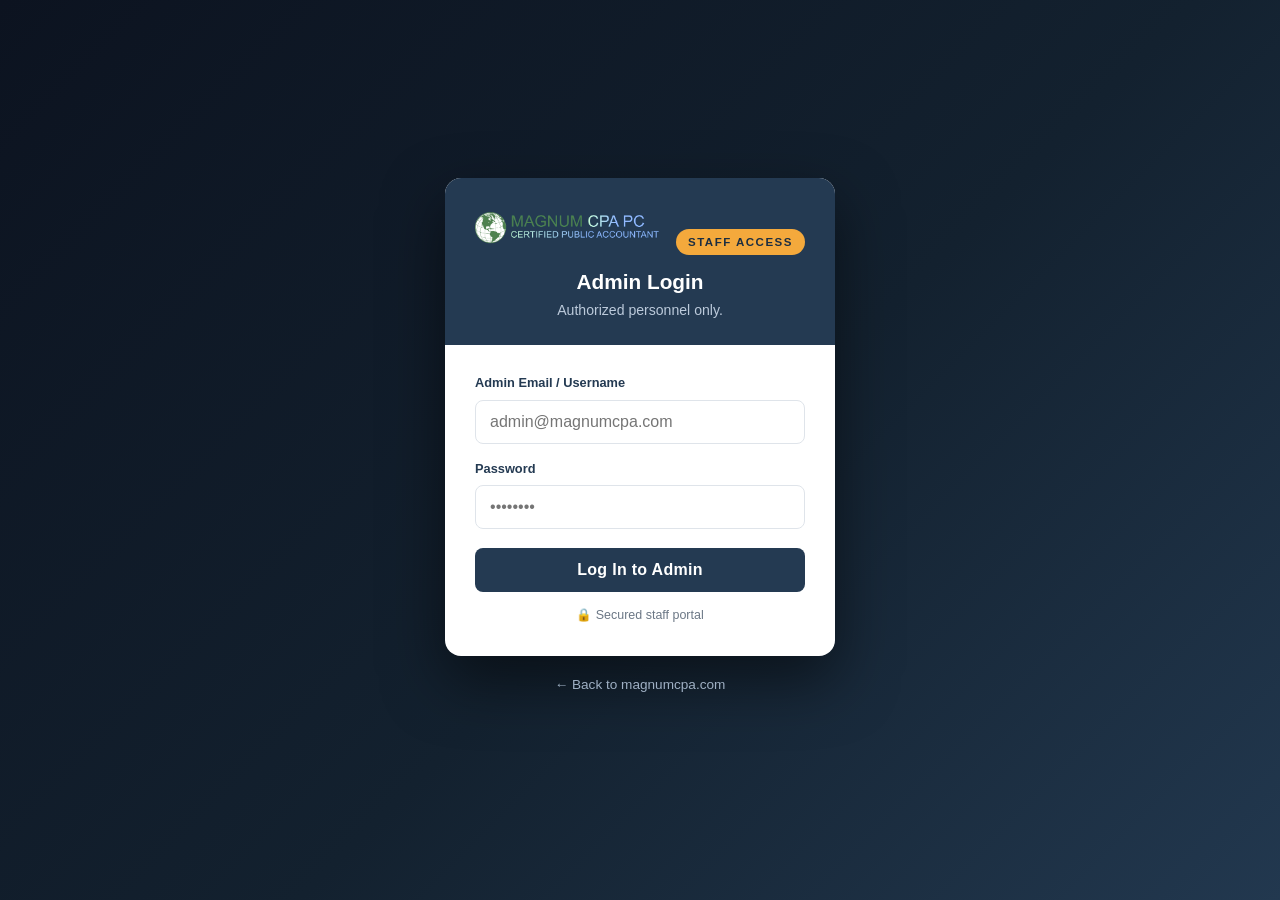
<file: admin-client.html>
<!DOCTYPE html>
<html lang="en">
<head>
<meta charset="UTF-8">
<meta name="viewport" content="width=device-width, initial-scale=1.0">
<title>Client — Magnum CPA PC Admin</title>
<style>
  :root{--navy:#243a52;--navy-dark:#1c2e41;--navy-3:#13212f;--gold:#f4a93c;--green:#7fae3a;--blue:#2f9fd6;
    --text:#2b2b2b;--muted:#5e6b78;--border:#e1e6ec;--bg-alt:#f3f5f8;--radius:12px;}
  *{box-sizing:border-box;margin:0;padding:0;}
  body{font-family:-apple-system,BlinkMacSystemFont,"Segoe UI",Roboto,Helvetica,Arial,sans-serif;color:var(--text);background:var(--bg-alt);line-height:1.6;}
  a{text-decoration:none;color:inherit;}
  .container{max-width:1000px;margin:0 auto;padding:0 20px;}
  header{background:var(--navy-3);color:#fff;position:sticky;top:0;z-index:20;box-shadow:0 2px 10px rgba(0,0,0,.3);}
  .hbar{display:flex;align-items:center;justify-content:space-between;padding:12px 0;gap:14px;}
  .hbar img{height:38px;}
  .hbar .r{display:flex;gap:12px;align-items:center;}
  .btn{background:var(--gold);color:var(--navy-dark);font-weight:700;border:0;border-radius:6px;padding:9px 16px;cursor:pointer;font-size:.85rem;}
  .btn.ghost{background:transparent;color:#cdd6df;border:1px solid #3a4d66;}
  .btn.green{background:var(--green);color:#fff;}
  .who{padding:26px 0 6px;}
  .who h1{color:#fff;font-size:1.5rem;}
  .who span{color:#bccadb;font-size:.9rem;}
  .who .bk{color:var(--gold);font-size:.85rem;font-weight:700;}

  .tabs{display:flex;gap:4px;flex-wrap:wrap;border-bottom:1px solid rgba(255,255,255,.15);margin-top:16px;}
  .tabs button{background:transparent;border:0;color:#bccadb;font-weight:700;font-size:.88rem;padding:12px 16px;cursor:pointer;border-bottom:3px solid transparent;}
  .tabs button.active{color:#fff;border-bottom-color:var(--gold);}
  section.pane{display:none;padding:26px 0 50px;}
  section.pane.active{display:block;}

  .card{background:#fff;border:1px solid var(--border);border-radius:var(--radius);padding:24px;margin-bottom:16px;box-shadow:0 8px 22px rgba(36,58,82,.06);}
  .card h3{color:var(--navy);font-size:1.05rem;margin-bottom:14px;}
  .info-grid{display:grid;grid-template-columns:repeat(2,1fr);gap:8px 24px;}
  .it label{display:block;font-size:.72rem;text-transform:uppercase;letter-spacing:.4px;color:var(--muted);font-weight:700;}
  .it span{color:#2b2b2b;font-size:.95rem;}
  .empty{color:var(--muted);font-style:italic;}
  .doc-row{display:flex;align-items:center;gap:12px;padding:10px 14px;border:1px solid var(--border);border-radius:8px;margin-bottom:8px;}
  .doc-row .m{flex:1;min-width:0;}.doc-row .m b{display:block;color:var(--navy);font-size:.92rem;}
  .doc-row .m span{font-size:.76rem;color:var(--muted);}.doc-row a{color:var(--blue);font-weight:700;font-size:.82rem;}

  /* organizer accordion */
  .osec{border:1px solid var(--border);border-radius:10px;margin-bottom:10px;overflow:hidden;}
  .osec-head{width:100%;text-align:left;background:#f4f6f8;border:0;cursor:pointer;padding:13px 16px;font-weight:700;color:var(--navy);display:flex;justify-content:space-between;}
  .osec.open .osec-head .chev{transform:rotate(90deg);} .osec-head .chev{transition:.2s;color:var(--muted);}
  .osec-body{display:none;padding:16px;border-top:1px solid var(--border);} .osec.open .osec-body{display:block;}
  .ofield{margin-bottom:12px;} .ofield label{display:block;font-size:.82rem;font-weight:600;color:var(--navy);margin-bottom:5px;}
  .ofield input,.ofield select,.ofield textarea{width:100%;padding:9px 12px;border:1px solid var(--border);border-radius:8px;font-size:.93rem;font-family:inherit;}
  .ofield .ostatic{padding:9px 12px;background:#f4f6f8;border-radius:8px;color:var(--muted);font-size:.93rem;}
  .ofield .ofile{font-size:.8rem;color:var(--green);font-weight:600;}
  .saved{color:var(--green);font-weight:700;font-size:.85rem;opacity:0;transition:.3s;} .saved.show{opacity:1;}

  /* updates / meetings */
  .field{margin-bottom:12px;} .field label{display:block;font-size:.8rem;font-weight:700;color:var(--navy);margin-bottom:5px;}
  .field input,.field textarea{width:100%;padding:10px 12px;border:1px solid var(--border);border-radius:8px;font-size:.95rem;font-family:inherit;}
  .feed-item{border:1px solid var(--border);border-left:4px solid var(--gold);border-radius:8px;padding:14px 16px;margin-bottom:10px;background:#fff;}
  .feed-item .d{font-size:.75rem;color:var(--muted);margin-bottom:4px;}
  .feed-item .t{color:#2b2b2b;}
  .feed-item .a{margin-top:6px;} .feed-item .a a{color:var(--blue);font-weight:700;font-size:.83rem;}
  .feed-item .del{float:right;color:#c0392b;background:0;border:0;cursor:pointer;font-size:.8rem;font-weight:700;}
  .asana-bar{display:flex;gap:8px;align-items:center;flex-wrap:wrap;margin-bottom:14px;}
  @media(max-width:680px){.info-grid{grid-template-columns:1fr;}}
</style>
</head>
<body>
<header>
  <div class="container hbar">
    <a href="admin.html"><img src="images/MAGNUM%20CPA%20LOGO.png" alt="Magnum CPA PC"></a>
    <div class="r">
      <a href="admin.html" class="btn ghost">← All Clients</a>
      <button class="btn ghost" onclick="sessionStorage.removeItem('magnum_admin');location.href='admin-login.html';">Log Out</button>
    </div>
  </div>
</header>

<div style="background:var(--navy);">
  <div class="container">
    <div class="who">
      <a class="bk" href="admin.html">Clients ›</a>
      <h1 id="cName">Client</h1>
      <span id="cEmail"></span>
    </div>
    <div class="tabs">
      <button class="active" data-p="details" onclick="showPane('details')">Details</button>
      <button data-p="documents" onclick="showPane('documents')">Documents</button>
      <button data-p="organizer" onclick="showPane('organizer')">Organizer</button>
      <button data-p="updates" onclick="showPane('updates')">Account Updates</button>
      <button data-p="meetings" onclick="showPane('meetings')">Meeting Notes</button>
    </div>
  </div>
</div>

<div class="container">
  <section class="pane active" id="pane-details">
    <div class="card"><h3>Client Details</h3><div class="info-grid" id="detailsGrid"></div></div>
  </section>

  <section class="pane" id="pane-documents">
    <div class="card"><h3>Uploaded Documents</h3><div id="docList"></div></div>
  </section>

  <section class="pane" id="pane-organizer">
    <div class="card">
      <h3 id="orgTitle">Tax Organizer</h3>
      <p style="color:var(--muted);font-size:.9rem;margin-bottom:14px;">Edit or add any details on the client's organizer. Saving notifies the client.</p>
      <form id="orgForm" onsubmit="return saveOrg(event)">
        <div id="orgSections"></div>
        <div style="margin-top:18px;display:flex;align-items:center;gap:14px;">
          <button class="btn" type="submit">Save Organizer</button><span class="saved" id="orgSaved">✓ Saved &amp; client notified</span>
        </div>
      </form>
    </div>
  </section>

  <section class="pane" id="pane-updates">
    <div class="card">
      <h3>Post an Account Update</h3>
      <div class="asana-bar">
        <input class="field" style="flex:1;margin:0;" type="url" id="asanaUrl" placeholder="Linked Asana project URL (optional)">
        <button class="btn green" type="button" onclick="saveAsana()">Save Asana Link</button>
        <a class="btn" id="asanaOpen" target="_blank" rel="noopener" style="display:none;">Open Asana ↗</a>
      </div>
      <form onsubmit="return addUpdate(event)">
        <div class="field"><label>Update</label><textarea id="updText" rows="3" placeholder="e.g. Return drafted and under review; awaiting your 1099-INT." required></textarea></div>
        <div class="field"><label>Asana task link (optional)</label><input type="url" id="updTask" placeholder="https://app.asana.com/..."></div>
        <button class="btn" type="submit">Post Update &amp; Notify Client</button>
      </form>
      <h3 style="margin-top:22px;">Posted Updates</h3>
      <div id="updList"></div>
    </div>
  </section>

  <section class="pane" id="pane-meetings">
    <div class="card">
      <h3>Add Meeting Notes</h3>
      <form onsubmit="return addMeeting(event)">
        <div class="field"><label>Meeting Title / Date</label><input type="text" id="mtTitle" placeholder="e.g. Year-end planning call — Jun 23, 2026" required></div>
        <div class="field"><label>What was discussed</label><textarea id="mtNotes" rows="5" required></textarea></div>
        <div class="field"><label>Google Drive link (optional)</label><input type="url" id="mtDrive" placeholder="https://drive.google.com/drive/folders/..."></div>
        <button class="btn" type="submit">Save Notes &amp; Notify Client</button>
      </form>
      <h3 style="margin-top:22px;">Meeting History</h3>
      <div id="mtList"></div>
    </div>
  </section>
</div>

<script src="organizer.js"></script>
<script>
  if (sessionStorage.getItem('magnum_admin') !== '1'){ location.href = 'admin-login.html'; }
  const email = (new URLSearchParams(location.search).get('email') || '').toLowerCase();
  const lc = email;
  function esc(s){return String(s==null?'':s).replace(/&/g,'&amp;').replace(/</g,'&lt;').replace(/>/g,'&gt;').replace(/"/g,'&quot;');}
  function gj(k,d){ try{return JSON.parse(localStorage.getItem(k)||d);}catch(e){return JSON.parse(d);} }
  function uid(){ return 'x'+Math.random().toString(36).slice(2)+Date.now().toString(36); }
  function notifyClient(text){
    const k='magnum_notify_'+lc; const a=gj(k,'[]');
    a.push({id:uid(),text:text,date:new Date().toLocaleString(),read:false});
    localStorage.setItem(k,JSON.stringify(a));
  }

  function showPane(p){
    document.querySelectorAll('.pane').forEach(s=>s.classList.remove('active'));
    document.getElementById('pane-'+p).classList.add('active');
    document.querySelectorAll('.tabs button').forEach(b=>b.classList.toggle('active',b.dataset.p===p));
  }

  // ----- data -----
  const signup = gj('magnum_signups','[]').find(s=>(s.email||'').toLowerCase()===lc) || {};
  const profile = gj('magnum_profile_'+lc,'{}');
  const cname = profile.name || signup.name || email || 'Client';
  document.getElementById('cName').textContent = cname;
  document.getElementById('cEmail').textContent = email;
  document.title = cname + ' — Magnum CPA Admin';

  // details
  (function(){
    const p=profile;
    const rows=[['Email',email],['Phone',p.phone],['Sex',p.sex],['Date of Birth',p.dob],['Occupation',p.job],['Address',p.addr],['Sign-up Date',signup.date],['About',p.bio]];
    document.getElementById('detailsGrid').innerHTML = rows.map(r=>'<div class="it"><label>'+r[0]+'</label><span>'+(r[1]?esc(r[1]):'—')+'</span></div>').join('');
  })();

  // documents
  (function(){
    const docs=gj('magnum_docs_'+lc,'[]');
    const el=document.getElementById('docList');
    el.innerHTML = docs.length ? docs.map(d=>'<div class="doc-row"><div class="m"><b>'+esc(d.name)+'</b><span>'+esc(d.category||'')+' · '+esc(d.date||'')+'</span></div><a href="'+d.data+'" download="'+esc(d.name)+'">Download</a></div>').join('') : '<p class="empty">No documents uploaded.</p>';
  })();

  // ----- organizer (editable) -----
  const orgKey='magnum_organizer_'+lc;
  let orgData=gj(orgKey,'{}');
  function renderOrg(){
    document.getElementById('orgTitle').textContent = ORGANIZER_TITLE + ' — ' + cname;
    const defaults = organizerDefaults(profile, email);
    document.getElementById('orgSections').innerHTML = ORGANIZER_SECTIONS.map(function(sec){
      const fields=sec.fields.map(function(f){
        let v=orgData[f.id];
        if((v===undefined||v==='') && defaults[f.id]!==undefined) v=defaults[f.id];
        if(f.type==='select') return '<div class="ofield"><label>'+esc(f.label)+'</label><select id="o_'+f.id+'">'+f.options.map(o=>'<option'+(v===o?' selected':'')+'>'+esc(o)+'</option>').join('')+'</select></div>';
        if(f.type==='display') return '<div class="ofield"><label>'+esc(f.label)+'</label><div class="ostatic">'+esc(f.value)+'</div></div>';
        if(f.type==='yesno') return '<div class="ofield"><label>'+esc(f.label)+'</label><select id="o_'+f.id+'">'+['','Yes','No'].map(o=>'<option'+(v===o?' selected':'')+'>'+o+'</option>').join('')+'</select></div>';
        if(f.type==='textarea') return '<div class="ofield"><label>'+esc(f.label)+'</label><textarea id="o_'+f.id+'" rows="2">'+esc(v||'')+'</textarea></div>';
        if(f.type==='file'){ const cur=(v&&v.name)?'<a href="'+v.data+'" download="'+esc(v.name)+'" class="ofile">📎 '+esc(v.name)+'</a>':'<span class="ofile" style="color:var(--muted)">No file</span>'; return '<div class="ofield"><label>'+esc(f.label)+'</label>'+cur+'</div>'; }
        const t=(f.type==='date'?'date':(f.type==='number'?'number':'text'));
        return '<div class="ofield"><label>'+esc(f.label)+'</label><input type="'+t+'" id="o_'+f.id+'" value="'+esc(v||'')+'"></div>';
      }).join('');
      return '<div class="osec"><button type="button" class="osec-head" onclick="this.parentNode.classList.toggle(\'open\')"><span>'+esc(sec.title)+'</span><span class="chev">▸</span></button><div class="osec-body">'+fields+'</div></div>';
    }).join('');
  }
  function saveOrg(e){
    e.preventDefault();
    ORGANIZER_SECTIONS.forEach(sec=>sec.fields.forEach(function(f){
      if(f.type==='display'||f.type==='file') return;
      const el=document.getElementById('o_'+f.id); if(el) orgData[f.id]=el.value;
    }));
    localStorage.setItem(orgKey,JSON.stringify(orgData));
    notifyClient('Our team updated your tax organizer.');
    const n=document.getElementById('orgSaved'); n.classList.add('show'); setTimeout(()=>n.classList.remove('show'),2000);
    return false;
  }

  // ----- account updates -----
  const updKey='magnum_updates_'+lc, asanaKey='magnum_asana_'+lc;
  function renderAsana(){
    const url=localStorage.getItem(asanaKey)||'';
    document.getElementById('asanaUrl').value=url;
    const open=document.getElementById('asanaOpen');
    if(url){ open.href=url; open.style.display='inline-block'; } else { open.style.display='none'; }
  }
  function saveAsana(){
    const url=document.getElementById('asanaUrl').value.trim();
    localStorage.setItem(asanaKey,url); renderAsana();
  }
  function renderUpdates(){
    const a=gj(updKey,'[]');
    const el=document.getElementById('updList');
    el.innerHTML = a.length ? a.slice().reverse().map(u=>'<div class="feed-item"><button class="del" onclick="delUpdate(\''+u.id+'\')">Delete</button><div class="d">'+esc(u.date)+'</div><div class="t">'+esc(u.text)+'</div>'+(u.task?'<div class="a"><a href="'+esc(u.task)+'" target="_blank" rel="noopener">Open Asana task ↗</a></div>':'')+'</div>').join('') : '<p class="empty">No updates posted yet.</p>';
  }
  function addUpdate(e){
    e.preventDefault();
    const a=gj(updKey,'[]');
    a.push({id:uid(),text:document.getElementById('updText').value.trim(),task:document.getElementById('updTask').value.trim(),date:new Date().toLocaleString()});
    localStorage.setItem(updKey,JSON.stringify(a));
    notifyClient('New account update: '+document.getElementById('updText').value.trim().slice(0,60));
    e.target.reset(); renderUpdates(); return false;
  }
  function delUpdate(id){ let a=gj(updKey,'[]').filter(u=>u.id!==id); localStorage.setItem(updKey,JSON.stringify(a)); renderUpdates(); }

  // ----- meeting notes -----
  const mtKey='magnum_meetings_'+lc;
  function renderMeetings(){
    const a=gj(mtKey,'[]');
    const el=document.getElementById('mtList');
    el.innerHTML = a.length ? a.slice().reverse().map(m=>'<div class="feed-item"><button class="del" onclick="delMeeting(\''+m.id+'\')">Delete</button><div class="d">'+esc(m.date)+'</div><b style="color:var(--navy)">'+esc(m.title)+'</b><div class="t" style="white-space:pre-wrap;margin-top:4px;">'+esc(m.notes)+'</div>'+(m.drive?'<div class="a"><a href="'+esc(m.drive)+'" target="_blank" rel="noopener">📁 Open Google Drive folder ↗</a></div>':'')+'</div>').join('') : '<p class="empty">No meeting notes yet.</p>';
  }
  function addMeeting(e){
    e.preventDefault();
    const a=gj(mtKey,'[]');
    a.push({id:uid(),title:document.getElementById('mtTitle').value.trim(),notes:document.getElementById('mtNotes').value.trim(),drive:document.getElementById('mtDrive').value.trim(),date:new Date().toLocaleString()});
    localStorage.setItem(mtKey,JSON.stringify(a));
    notifyClient('New meeting notes added: '+document.getElementById('mtTitle').value.trim().slice(0,60));
    e.target.reset(); renderMeetings(); return false;
  }
  function delMeeting(id){ let a=gj(mtKey,'[]').filter(m=>m.id!==id); localStorage.setItem(mtKey,JSON.stringify(a)); renderMeetings(); }

  // init
  renderOrg(); renderAsana(); renderUpdates(); renderMeetings();
</script>
</body>
</html>
</file>
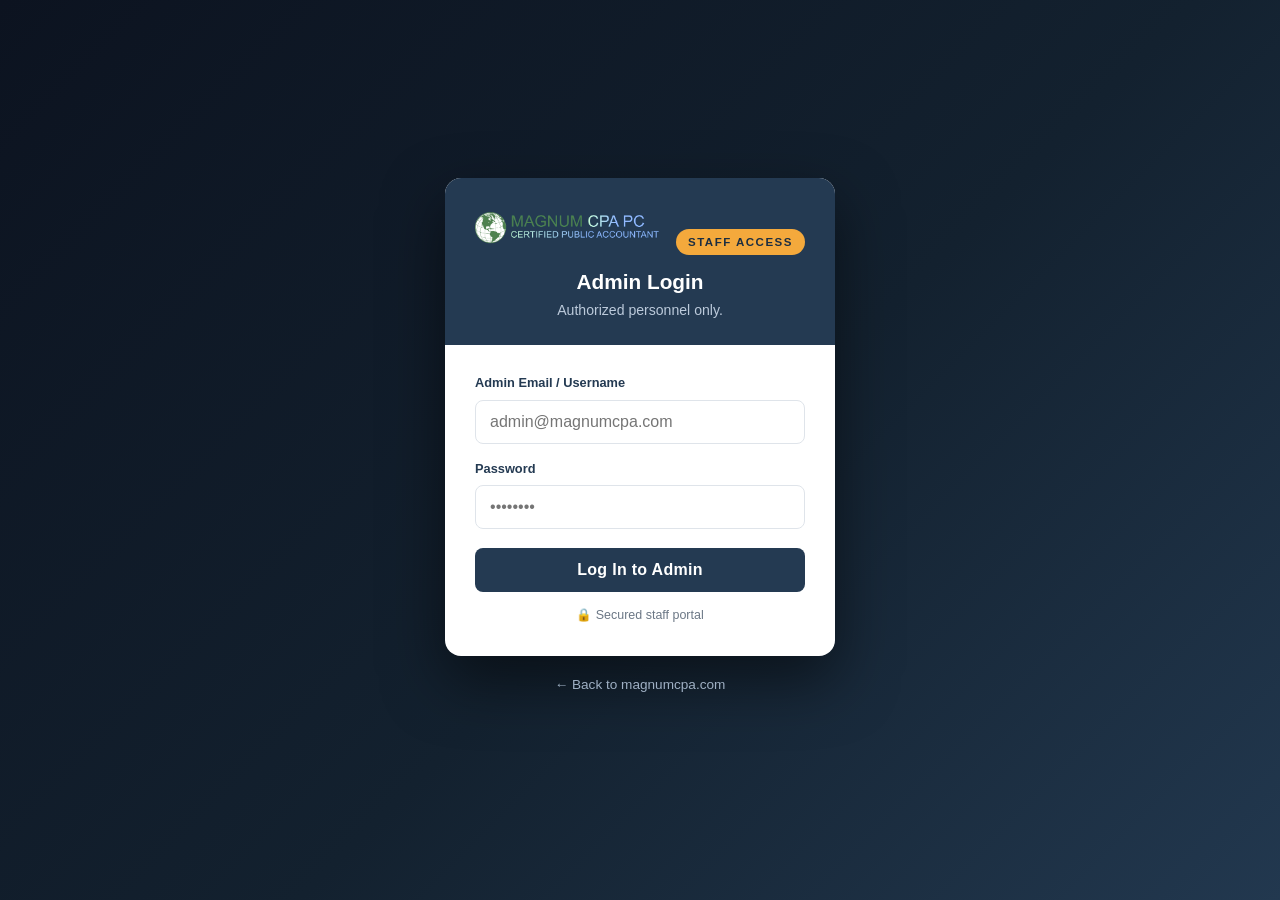
<file: admin-login.html>
<!DOCTYPE html>
<html lang="en">
<head>
<meta charset="UTF-8">
<meta name="viewport" content="width=device-width, initial-scale=1.0">
<title>Admin Login — Magnum CPA PC</title>
<style>
  :root{--navy:#243a52;--navy-dark:#1c2e41;--navy-3:#13212f;--gold:#f4a93c;--green:#7fae3a;--blue:#2f9fd6;--muted:#6b7785;--border:#dfe4ea;}
  *{box-sizing:border-box;margin:0;padding:0;}
  body{font-family:-apple-system,BlinkMacSystemFont,"Segoe UI",Roboto,Helvetica,Arial,sans-serif;
    min-height:100vh;display:flex;flex-direction:column;color:#2b2b2b;line-height:1.6;
    background:linear-gradient(135deg,#0c1320 0%,var(--navy-3) 55%,#22384f 100%);}
  a{text-decoration:none;color:inherit;}
  .globe{width:46px;height:46px;display:block;flex:none;}
  .wrap{flex:1;display:flex;align-items:center;justify-content:center;padding:34px 18px;}
  .card{width:100%;max-width:400px;background:#fff;border-radius:16px;box-shadow:0 24px 60px rgba(0,0,0,.5);overflow:hidden;}
  .card-head{background:var(--navy);color:#fff;padding:28px 30px 24px;text-align:center;}
  .brand{display:inline-flex;align-items:center;gap:11px;margin-bottom:14px;}
  .brand b{font-size:1.2rem;color:var(--green);font-weight:700;}
  .brand b span{color:#fff;}
  .brand small{display:block;font-size:.62rem;letter-spacing:1px;color:#aebccb;text-align:left;}
  .badge{display:inline-block;background:var(--gold);color:var(--navy-dark);font-weight:800;font-size:.72rem;
    letter-spacing:1.5px;padding:4px 12px;border-radius:20px;text-transform:uppercase;margin-bottom:10px;}
  .card-head h1{font-size:1.3rem;}
  .card-head p{color:#bccadb;font-size:.88rem;}
  .body{padding:28px 30px 30px;}
  .field{margin-bottom:15px;}
  .field label{display:block;font-size:.8rem;font-weight:700;color:var(--navy);margin-bottom:6px;}
  .field input{width:100%;padding:12px 14px;border:1px solid var(--border);border-radius:8px;font-size:1rem;}
  .field input:focus{outline:2px solid var(--gold);border-color:transparent;}
  .btn{width:100%;background:var(--navy);color:#fff;font-weight:800;padding:13px;border:0;border-radius:8px;
    font-size:1rem;cursor:pointer;letter-spacing:.3px;transition:transform .15s,box-shadow .2s;margin-top:4px;}
  .btn:hover{transform:translateY(-2px);box-shadow:0 10px 22px rgba(36,58,82,.4);}
  .secure{display:flex;align-items:center;justify-content:center;gap:6px;color:var(--muted);font-size:.78rem;margin-top:14px;}
  .back{display:block;text-align:center;color:#9fb0c4;font-size:.85rem;padding:18px 0 26px;}
  .back:hover{color:#fff;}
</style>
</head>
<body>
<svg width="0" height="0" style="position:absolute" aria-hidden="true">
  <symbol id="globeIcon" viewBox="0 0 100 100">
    <defs><radialGradient id="gOcean" cx="40%" cy="34%" r="80%">
      <stop offset="0%" stop-color="#dcf0fb"/><stop offset="58%" stop-color="#a9d6f2"/><stop offset="100%" stop-color="#6db4e0"/>
    </radialGradient><clipPath id="gClip"><circle cx="50" cy="50" r="47"/></clipPath></defs>
    <circle cx="50" cy="50" r="47" fill="url(#gOcean)"/>
    <g clip-path="url(#gClip)" fill="none" stroke="#ffffff" stroke-width="0.8" opacity=".35">
      <line x1="3" y1="32" x2="97" y2="32"/><line x1="3" y1="50" x2="97" y2="50"/><line x1="3" y1="68" x2="97" y2="68"/>
      <line x1="50" y1="3" x2="50" y2="97"/><ellipse cx="50" cy="50" rx="20" ry="47"/><ellipse cx="50" cy="50" rx="37" ry="47"/>
    </g>
    <g clip-path="url(#gClip)">
      <path d="M28 18 C34 16 44 17 52 20 C60 22 70 24 74 30 C76 34 72 38 70 42 C72 46 70 52 64 56 C62 60 60 60 58 64 C57 68 55 66 54 62 C52 60 50 60 47 64 C44 70 42 78 38 82 C36 84 34 82 35 76 C36 70 34 64 32 58 C30 52 26 48 24 42 C22 36 22 28 25 22 C26 20 27 19 28 18 Z" fill="#5b9a3a" stroke="#467a2c" stroke-width="1"/>
      <path d="M32 58 C30 52 26 48 24 42 C22 36 22 28 25 22" fill="none" stroke="#f4a93c" stroke-width="3.6" stroke-linecap="round" stroke-linejoin="round"/>
      <circle cx="24.5" cy="43" r="3.6" fill="#e8442b" stroke="#fff" stroke-width="1.3"/>
    </g>
    <circle cx="50" cy="50" r="47" fill="none" stroke="#2f6d96" stroke-width="2"/>
  </symbol>
</svg>

<div class="wrap">
  <div>
    <div class="card">
      <div class="card-head">
        <div class="brand">
          <img src="images/MAGNUM%20CPA%20LOGO.png" alt="Magnum CPA PC" style="height:40px;width:auto;display:block;margin:0 auto;">
        </div>
        <div class="badge">Staff Access</div>
        <h1>Admin Login</h1>
        <p>Authorized personnel only.</p>
      </div>
      <div class="body">
        <form onsubmit="return adminLogin(event)">
          <div class="field"><label for="user">Admin Email / Username</label><input type="text" id="user" placeholder="admin@magnumcpa.com" required></div>
          <div class="field"><label for="pass">Password</label><input type="password" id="pass" placeholder="••••••••" required></div>
          <button class="btn" type="submit">Log In to Admin</button>
        </form>
        <div class="secure">🔒 Secured staff portal</div>
      </div>
    </div>
    <a class="back" href="index.html">← Back to magnumcpa.com</a>
  </div>
</div>

<script>
  // ===== Admin credentials — CHANGE THESE before going live =====
  const ADMIN_USER = "admin@magnumcpa.com";
  const ADMIN_PASS = "magnum2026";
  // ==============================================================

  function adminLogin(e){
    e.preventDefault();
    const u = document.getElementById('user').value.trim().toLowerCase();
    const p = document.getElementById('pass').value;
    if (u === ADMIN_USER.toLowerCase() && p === ADMIN_PASS){
      sessionStorage.setItem('magnum_admin', '1');
      window.location.href = 'admin.html';
    } else {
      alert('Invalid admin credentials.');
    }
    return false;
  }
</script>
</body>
</html>
</file>
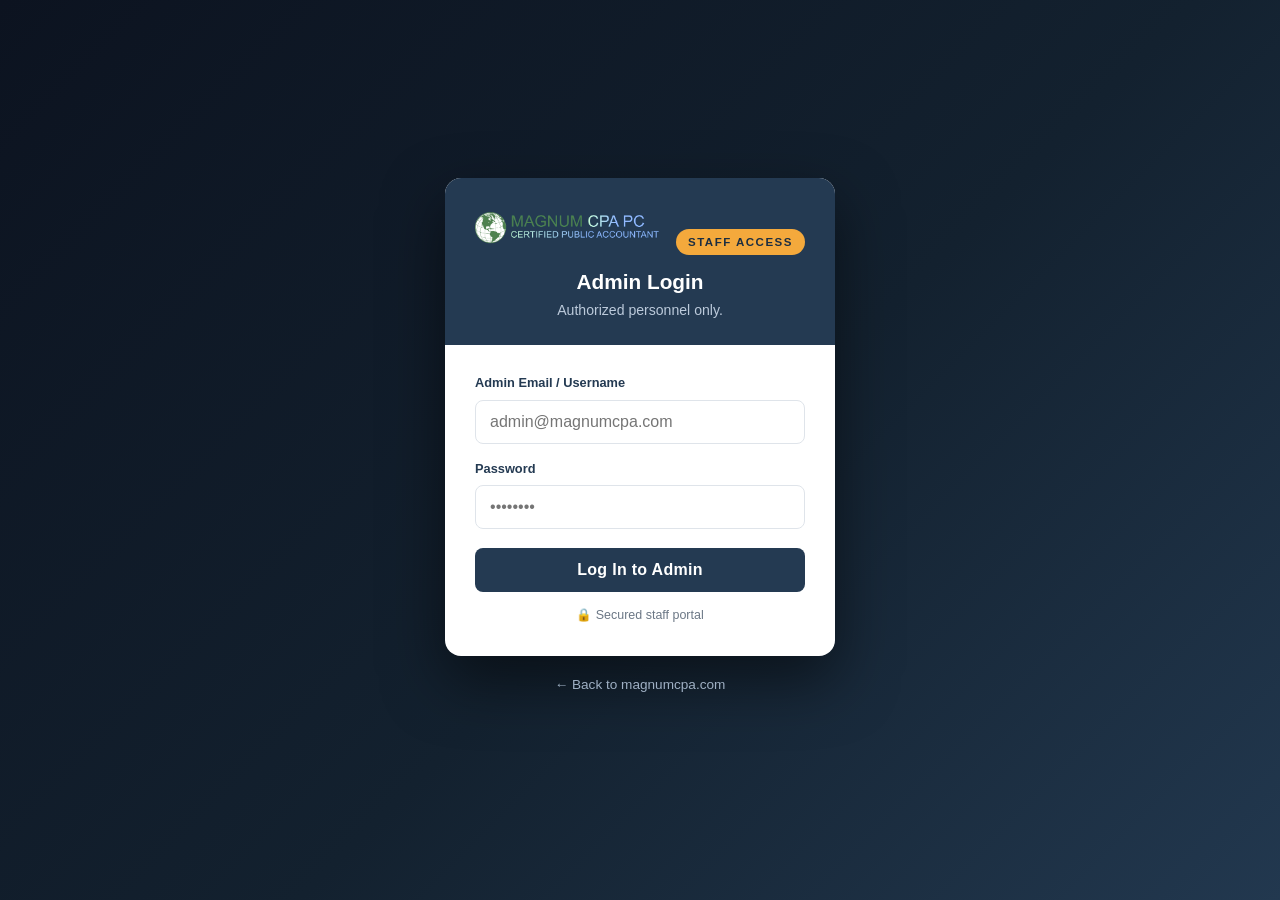
<file: admin.html>
<!DOCTYPE html>
<html lang="en">
<head>
<meta charset="UTF-8">
<meta name="viewport" content="width=device-width, initial-scale=1.0">
<title>Admin Dashboard — Magnum CPA PC</title>
<style>
  :root{
    --navy:#243a52;--navy-dark:#1c2e41;--navy-3:#13212f;
    --gold:#f4a93c;--green:#7fae3a;--blue:#2f9fd6;
    --text:#2b2b2b;--muted:#6b7785;--border:#e1e6ec;--bg-alt:#f3f5f8;--radius:12px;
  }
  *{box-sizing:border-box;margin:0;padding:0;}
  body{font-family:-apple-system,BlinkMacSystemFont,"Segoe UI",Roboto,Helvetica,Arial,sans-serif;
    color:var(--text);background:var(--bg-alt);line-height:1.6;-webkit-font-smoothing:antialiased;}
  a{text-decoration:none;color:inherit;}
  .container{max-width:1100px;margin:0 auto;padding:0 20px;}
  .globe{width:40px;height:40px;display:block;flex:none;}

  header{background:var(--navy-3);color:#fff;position:sticky;top:0;z-index:20;box-shadow:0 2px 10px rgba(0,0,0,.3);}
  .hbar{display:flex;align-items:center;justify-content:space-between;padding:14px 0;gap:16px;}
  .brand{display:flex;align-items:center;gap:11px;}
  .brand b{font-size:1.1rem;color:var(--green);font-weight:700;}
  .brand b span{color:#fff;}
  .brand small{display:block;font-size:.6rem;letter-spacing:1px;color:var(--gold);}
  .hright{display:flex;align-items:center;gap:14px;font-size:.9rem;}
  .btn{background:var(--gold);color:var(--navy-dark);font-weight:700;padding:9px 16px;border-radius:6px;cursor:pointer;border:0;font-size:.85rem;transition:.2s;}
  .btn:hover{filter:brightness(1.05);}
  .btn.ghost{background:transparent;color:#cdd6df;border:1px solid #3a4d66;}
  .btn.ghost:hover{background:#1c2e41;color:#fff;}

  section{padding:28px 0;}
  /* stats */
  .stats{display:grid;grid-template-columns:repeat(4,1fr);gap:16px;margin-bottom:8px;}
  .stat{background:#fff;border:1px solid var(--border);border-radius:var(--radius);padding:20px 22px;border-top:4px solid var(--gold);}
  .stat b{display:block;font-size:1.9rem;color:var(--navy);font-weight:800;}
  .stat span{color:var(--muted);font-size:.85rem;}

  .bar{display:flex;align-items:center;justify-content:space-between;gap:12px;margin:26px 0 14px;flex-wrap:wrap;}
  .bar h2{color:var(--navy);font-size:1.3rem;}
  .search{padding:10px 14px;border:1px solid var(--border);border-radius:8px;font-size:.95rem;min-width:240px;}

  .client{background:#fff;border:1px solid var(--border);border-radius:var(--radius);margin-bottom:14px;overflow:hidden;box-shadow:0 6px 18px rgba(36,58,82,.05);}
  .client-head{display:flex;align-items:center;gap:14px;padding:16px 20px;cursor:pointer;}
  .client-head:hover{background:#fafbfc;}
  .ava{width:48px;height:48px;border-radius:50%;background:var(--navy);color:var(--gold);display:grid;place-items:center;font-weight:700;flex:none;overflow:hidden;}
  .ava img{width:100%;height:100%;object-fit:cover;}
  .client-head .who{flex:1;min-width:0;}
  .client-head .who b{color:var(--navy);display:block;}
  .client-head .who span{color:var(--muted);font-size:.85rem;}
  .pill{background:var(--bg-alt);border:1px solid var(--border);color:var(--muted);font-size:.75rem;font-weight:700;padding:4px 10px;border-radius:20px;white-space:nowrap;}
  .pill.docs{background:#eef6e6;border-color:#cfe3bd;color:#4f7d2f;}
  .chev{color:var(--muted);transition:transform .2s;}
  .client.open .chev{transform:rotate(90deg);}

  .client-body{display:none;padding:0 20px 20px;border-top:1px solid var(--border);}
  .client.open .client-body{display:block;}
  .info-grid{display:grid;grid-template-columns:repeat(2,1fr);gap:8px 24px;padding:16px 0;}
  .info-grid .it{font-size:.9rem;}
  .info-grid .it label{display:block;font-size:.72rem;text-transform:uppercase;letter-spacing:.4px;color:var(--muted);font-weight:700;}
  .info-grid .it span{color:#2b2b2b;}
  .docs-h{font-size:.85rem;font-weight:700;color:var(--navy);text-transform:uppercase;letter-spacing:.4px;margin:14px 0 10px;}
  .admin-cols{display:grid;grid-template-columns:360px 1fr;gap:26px;align-items:start;}
  .clients-more{color:var(--muted);font-size:.85rem;margin-top:6px;text-align:center;}
  @media(max-width:980px){.admin-cols{grid-template-columns:1fr;}}
  .notif-wrap{position:relative;}
  .notif-btn{background:transparent;border:1px solid #3a4d66;color:#fff;width:40px;height:40px;border-radius:50%;cursor:pointer;font-size:1.1rem;position:relative;}
  .notif-dot{position:absolute;top:5px;right:5px;width:11px;height:11px;background:#e8442b;border-radius:50%;border:2px solid var(--navy-3);}
  .notif-panel{position:absolute;right:0;top:50px;width:340px;max-width:88vw;background:#fff;border-radius:12px;box-shadow:0 18px 44px rgba(0,0,0,.4);display:none;z-index:90;overflow:hidden;}
  .notif-panel.open{display:block;}
  .notif-head{background:var(--navy);color:#fff;padding:12px 16px;font-weight:700;font-size:.95rem;}
  .notif-panel .ni{padding:12px 16px;border-bottom:1px solid var(--border);font-size:.88rem;color:#3c4757;}
  .notif-panel .ni.unread{background:#fff8ec;}
  .notif-panel .ni .nd{display:block;font-size:.72rem;color:var(--muted);margin-top:3px;}
  .notif-panel .ni a{color:var(--blue);font-weight:700;}
  .notif-empty{padding:16px;color:var(--muted);font-style:italic;font-size:.9rem;}
  .client-link{display:flex;align-items:center;gap:14px;padding:14px 18px;background:#fff;border:1px solid var(--border);
    border-radius:10px;margin-bottom:10px;box-shadow:0 4px 14px rgba(36,58,82,.05);transition:.15s;}
  .client-link:hover{transform:translateX(3px);box-shadow:0 8px 22px rgba(36,58,82,.12);border-color:var(--gold);}
  .client-link .who{flex:1;min-width:0;}
  .client-link .who b{color:var(--navy);display:block;}
  .client-link .who span{color:var(--muted);font-size:.85rem;}
  .client-link .chev{color:var(--gold);font-size:1.4rem;font-weight:700;}
  .org-sec{margin-bottom:12px;}
  .org-sec h5{color:var(--blue);font-size:.8rem;text-transform:uppercase;letter-spacing:.4px;margin:8px 0 6px;}
  .doc-row{display:flex;align-items:center;gap:12px;padding:10px 14px;border:1px solid var(--border);border-radius:8px;margin-bottom:8px;}
  .doc-row .fic{width:36px;height:36px;border-radius:7px;background:var(--navy);color:var(--gold);display:grid;place-items:center;flex:none;}
  .doc-row .m{flex:1;min-width:0;}
  .doc-row .m b{font-size:.9rem;color:var(--navy);display:block;overflow:hidden;text-overflow:ellipsis;white-space:nowrap;}
  .doc-row .m span{font-size:.76rem;color:var(--muted);}
  .doc-row a{color:var(--blue);font-weight:700;font-size:.82rem;}
  .empty{color:var(--muted);font-style:italic;font-size:.9rem;padding:4px 0;}

  /* feedback */
  .fb-item{border:1px solid var(--border);border-radius:10px;padding:16px 18px;margin-bottom:12px;background:#fff;}
  .fb-top{display:flex;align-items:center;gap:12px;margin-bottom:6px;}
  .fb-ava{width:40px;height:40px;border-radius:50%;background:var(--navy);color:var(--gold);display:grid;place-items:center;font-weight:700;flex:none;overflow:hidden;}
  .fb-ava img{width:100%;height:100%;object-fit:cover;}
  .fb-name{font-weight:700;color:var(--navy);}
  .fb-date{font-size:.78rem;color:var(--muted);}
  .fb-stars{color:var(--gold);margin-left:auto;letter-spacing:1px;}
  .fb-text{color:#3c4757;font-size:.95rem;}

  /* admin chat threads */
  .thread{max-height:300px;overflow-y:auto;padding:14px 0;display:flex;flex-direction:column;}
  .bubble{max-width:75%;padding:8px 12px;border-radius:13px;font-size:.88rem;line-height:1.4;margin-bottom:8px;word-wrap:break-word;}
  .bubble.them{background:#eef1f5;color:#2b2b2b;align-self:flex-start;border-bottom-left-radius:4px;}
  .bubble.me{background:var(--gold);color:var(--navy-dark);align-self:flex-end;border-bottom-right-radius:4px;}
  .bubble .bt{display:block;font-size:.65rem;opacity:.65;margin-top:3px;}
  .reply{display:flex;gap:8px;padding-top:10px;border-top:1px solid var(--border);}
  .reply input{flex:1;padding:10px 13px;border:1px solid var(--border);border-radius:22px;font-size:.9rem;}
  .reply input:focus{outline:2px solid var(--gold);border-color:transparent;}

  /* admin chat panel (two-pane) */
  .chatbox{display:grid;grid-template-columns:310px 1fr;background:#fff;border:1px solid var(--border);
    border-radius:var(--radius);overflow:hidden;box-shadow:0 6px 18px rgba(36,58,82,.05);min-height:440px;}
  .conv-list{border-right:1px solid var(--border);background:#fafbfc;max-height:520px;overflow-y:auto;}
  .conv-item{display:flex;gap:12px;align-items:center;padding:14px 16px;cursor:pointer;border-bottom:1px solid var(--border);transition:.15s;}
  .conv-item:hover{background:#f1f4f7;}
  .conv-item.active{background:#fff;box-shadow:inset 3px 0 0 var(--gold);}
  .conv-item .ava{width:42px;height:42px;font-size:.95rem;}
  .conv-item .ci{flex:1;min-width:0;}
  .conv-item .ci b{color:var(--navy);display:block;overflow:hidden;text-overflow:ellipsis;white-space:nowrap;}
  .conv-item .ci span{font-size:.8rem;color:var(--muted);display:block;overflow:hidden;text-overflow:ellipsis;white-space:nowrap;}
  .conv-item .badge{background:var(--gold);color:var(--navy-dark);font-size:.7rem;font-weight:800;border-radius:20px;padding:2px 8px;flex:none;}

  .conv-view{display:flex;flex-direction:column;min-width:0;}
  .cv-head{padding:15px 18px;border-bottom:1px solid var(--border);display:flex;align-items:center;gap:12px;}
  .cv-head .ava{width:40px;height:40px;}
  .cv-head b{color:var(--navy);display:block;}
  .cv-head span{font-size:.82rem;color:var(--muted);}
  .cv-thread{flex:1;overflow-y:auto;padding:18px;display:flex;flex-direction:column;background:#f3f5f8;min-height:280px;max-height:420px;}
  .cv-reply{display:flex;gap:8px;padding:12px;border-top:1px solid var(--border);background:#fff;}
  .cv-reply input{flex:1;padding:11px 14px;border:1px solid var(--border);border-radius:22px;font-size:.92rem;}
  .cv-reply input:focus{outline:2px solid var(--gold);border-color:transparent;}
  .cv-reply button{width:44px;height:44px;border-radius:50%;border:0;background:var(--gold);color:var(--navy-dark);font-size:1.05rem;cursor:pointer;flex:none;}
  .cv-empty{margin:auto;color:var(--muted);font-style:italic;text-align:center;padding:30px;}

  @media (max-width:680px){
    .stats{grid-template-columns:repeat(2,1fr);}
    .info-grid{grid-template-columns:1fr;}
    .chatbox{grid-template-columns:1fr;}
    .conv-list{max-height:220px;}
    .brand small{display:none;}
  }
</style>
</head>
<body>
<svg width="0" height="0" style="position:absolute" aria-hidden="true">
  <symbol id="globeIcon" viewBox="0 0 100 100">
    <defs><radialGradient id="gOcean" cx="40%" cy="34%" r="80%">
      <stop offset="0%" stop-color="#dcf0fb"/><stop offset="58%" stop-color="#a9d6f2"/><stop offset="100%" stop-color="#6db4e0"/>
    </radialGradient><clipPath id="gClip"><circle cx="50" cy="50" r="47"/></clipPath></defs>
    <circle cx="50" cy="50" r="47" fill="url(#gOcean)"/>
    <g clip-path="url(#gClip)" fill="none" stroke="#ffffff" stroke-width="0.8" opacity=".35">
      <line x1="3" y1="32" x2="97" y2="32"/><line x1="3" y1="50" x2="97" y2="50"/><line x1="3" y1="68" x2="97" y2="68"/>
      <line x1="50" y1="3" x2="50" y2="97"/><ellipse cx="50" cy="50" rx="20" ry="47"/><ellipse cx="50" cy="50" rx="37" ry="47"/>
    </g>
    <g clip-path="url(#gClip)">
      <path d="M28 18 C34 16 44 17 52 20 C60 22 70 24 74 30 C76 34 72 38 70 42 C72 46 70 52 64 56 C62 60 60 60 58 64 C57 68 55 66 54 62 C52 60 50 60 47 64 C44 70 42 78 38 82 C36 84 34 82 35 76 C36 70 34 64 32 58 C30 52 26 48 24 42 C22 36 22 28 25 22 C26 20 27 19 28 18 Z" fill="#5b9a3a" stroke="#467a2c" stroke-width="1"/>
      <path d="M32 58 C30 52 26 48 24 42 C22 36 22 28 25 22" fill="none" stroke="#f4a93c" stroke-width="3.6" stroke-linecap="round" stroke-linejoin="round"/>
      <circle cx="24.5" cy="43" r="3.6" fill="#e8442b" stroke="#fff" stroke-width="1.3"/>
    </g>
    <circle cx="50" cy="50" r="47" fill="none" stroke="#2f6d96" stroke-width="2"/>
  </symbol>
</svg>

<header>
  <div class="container hbar">
    <a class="brand" href="index.html">
      <img src="images/MAGNUM%20CPA%20LOGO.png" alt="Magnum CPA PC" style="height:42px;width:auto;display:block;">
    </a>
    <div class="hright">
      <div class="notif-wrap">
        <button class="notif-btn" id="notifBtn" onclick="toggleNotif()" aria-label="Notifications">🔔<span class="notif-dot" id="notifDot" style="display:none;"></span></button>
        <div class="notif-panel" id="notifPanel"><div class="notif-head">Notifications</div><div id="notifList"></div></div>
      </div>
      <button class="btn" onclick="exportExcel()">⬇ Export Excel</button>
      <button class="btn ghost" onclick="adminLogout()">Log Out</button>
    </div>
  </div>
</header>

<section>
  <div class="container">
    <div class="stats">
      <div class="stat"><b id="stClients">0</b><span>Total Clients</span></div>
      <div class="stat"><b id="stDocs">0</b><span>Uploaded Documents</span></div>
      <div class="stat"><b id="stFeedback">0</b><span>Feedback Reviews</span></div>
      <div class="stat"><b id="stRating">—</b><span>Avg. Rating</span></div>
    </div>

    <div class="admin-cols">
      <div>
        <div class="bar"><h2>Clients</h2></div>
        <input class="search" id="search" type="text" placeholder="Search name or email..." oninput="renderClients()" style="width:100%;margin-bottom:14px;">
        <div id="clientList"></div>
      </div>
      <div>
        <div class="bar"><h2>Client Messages</h2></div>
        <div class="chatbox">
          <div class="conv-list" id="convList"></div>
          <div class="conv-view" id="convView">
            <div class="cv-empty">Select a conversation on the left to read and reply.</div>
          </div>
        </div>
      </div>
    </div>

    <div class="bar"><h2>Client Feedback</h2></div>
    <div id="fbList"></div>
  </div>
</section>

<script src="organizer.js"></script>
<script>
  // ----- guard -----
  if (sessionStorage.getItem('magnum_admin') !== '1'){ window.location.href = 'admin-login.html'; }

  function adminLogout(){ sessionStorage.removeItem('magnum_admin'); window.location.href = 'admin-login.html'; }

  // ----- data access -----
  function getSignups(){ try{return JSON.parse(localStorage.getItem('magnum_signups')||'[]');}catch(e){return [];} }
  function getFeedback(){ try{return JSON.parse(localStorage.getItem('magnum_feedback')||'[]');}catch(e){return [];} }
  function profileFor(email){
    try{ return JSON.parse(localStorage.getItem('magnum_profile_'+(email||'').toLowerCase())||'{}'); }
    catch(e){ return {}; }
  }
  function organizerFor(email){
    try{ return JSON.parse(localStorage.getItem('magnum_organizer_'+(email||'').toLowerCase())||'{}'); }
    catch(e){ return {}; }
  }
  function orgSummary(email){
    const data = organizerFor(email);
    if (!data || !Object.keys(data).length) return '<p class="empty">Organizer not started.</p>';
    let html = '';
    ORGANIZER_SECTIONS.forEach(function(sec){
      const rows = sec.fields.filter(function(f){
        if (f.type === 'display') return false;
        const v = data[f.id];
        return v && (typeof v === 'string' ? v.trim() !== '' : true);
      }).map(function(f){
        const v = data[f.id];
        if (f.type === 'file' && v && v.name)
          return '<div class="it"><label>'+esc(f.label)+'</label><span><a href="'+v.data+'" download="'+esc(v.name)+'">📎 '+esc(v.name)+'</a></span></div>';
        return '<div class="it"><label>'+esc(f.label)+'</label><span>'+esc(v)+'</span></div>';
      });
      if (rows.length) html += '<div class="org-sec"><h5>'+esc(sec.title)+'</h5><div class="info-grid">'+rows.join('')+'</div></div>';
    });
    return html || '<p class="empty">Organizer not started.</p>';
  }
  function docsFor(email){
    try{ return JSON.parse(localStorage.getItem('magnum_docs_'+(email||'').toLowerCase())||'[]'); }
    catch(e){ return []; }
  }

  // merge signups + profiles into one client list keyed by email
  function getClients(){
    const map = {};
    getSignups().forEach(s => {
      const k = (s.email||'').toLowerCase();
      map[k] = { email: s.email, name: s.name, signupDate: s.date };
    });
    for (let i=0;i<localStorage.length;i++){
      const key = localStorage.key(i);
      if (key && key.indexOf('magnum_profile_')===0){
        const email = key.slice('magnum_profile_'.length);
        if (!map[email]) map[email] = { email: email, name: '' };
      }
    }
    return Object.keys(map).map(k => {
      const base = map[k];
      const p = profileFor(base.email);
      const docs = docsFor(base.email);
      return Object.assign(base, { profile: p, docs: docs, name: p.name || base.name || '(no name)' });
    });
  }

  function esc(s){ return String(s==null?'':s).replace(/&/g,'&amp;').replace(/</g,'&lt;').replace(/>/g,'&gt;').replace(/"/g,'&quot;'); }
  function initial(n){ return (n||'?').trim().charAt(0).toUpperCase() || '?'; }
  function fmtSize(b){ if(b<1024)return b+' B'; if(b<1048576)return (b/1024).toFixed(1)+' KB'; return (b/1048576).toFixed(1)+' MB'; }
  function fileIcon(t,n){ n=(n||'').toLowerCase(); if((t||'').indexOf('image')===0)return '🖼️'; if(n.endsWith('.pdf'))return '📕'; if(n.endsWith('.doc')||n.endsWith('.docx'))return '📘'; if(n.endsWith('.xls')||n.endsWith('.xlsx'))return '📗'; return '📄'; }
  function starString(n){ n=+n||0; return '★★★★★'.slice(0,n)+'☆☆☆☆☆'.slice(0,5-n); }

  // ----- render -----
  function renderStats(clients){
    const fb = getFeedback();
    const totalDocs = clients.reduce((a,c)=>a+c.docs.length,0);
    document.getElementById('stClients').textContent = clients.length;
    document.getElementById('stDocs').textContent = totalDocs;
    document.getElementById('stFeedback').textContent = fb.length;
    const avg = fb.length ? (fb.reduce((a,f)=>a+(+f.rating||0),0)/fb.length) : 0;
    document.getElementById('stRating').textContent = fb.length ? avg.toFixed(1)+' ★' : '—';
  }

  function clientRow(c){
    const p = c.profile || {};
    const ava = p.photo ? '<img src="'+p.photo+'" alt="">' : initial(c.name);
    return '<a class="client-link" href="admin-client.html?email='+encodeURIComponent(c.email)+'">'+
        '<div class="ava">'+ava+'</div>'+
        '<div class="who"><b>'+esc(c.name)+'</b><span>'+esc(c.email)+'</span></div>'+
        '<span class="chev">›</span>'+
      '</a>';
  }

  let CLIENTS = [];
  function renderClients(){
    const q = (document.getElementById('search').value||'').toLowerCase();
    const filtered = CLIENTS.filter(c =>
      (c.name||'').toLowerCase().includes(q) || (c.email||'').toLowerCase().includes(q));
    const el = document.getElementById('clientList');
    if (!filtered.length){ el.innerHTML = '<p class="empty">No clients found.</p>'; return; }
    const shown = filtered.slice(0, 10);
    el.innerHTML = shown.map(c=>clientRow(c)).join('') +
      (filtered.length > 10 ? '<p class="clients-more">Showing 10 of '+filtered.length+' — search to narrow results.</p>' : '');
  }

  function chatKeyFor(email){ return 'magnum_chat_' + (email||'').toLowerCase(); }
  function getChat(email){ try{return JSON.parse(localStorage.getItem(chatKeyFor(email))||'[]');}catch(e){return [];} }
  function getChatThreads(){
    const emails = [];
    for (let i=0;i<localStorage.length;i++){
      const k = localStorage.key(i);
      if (k && k.indexOf('magnum_chat_')===0) emails.push(k.slice('magnum_chat_'.length));
    }
    return emails;
  }
  function nameFor(email){
    const c = CLIENTS.find(c => (c.email||'').toLowerCase() === (email||'').toLowerCase());
    return c ? c.name : email;
  }

  let activeEmail = null;

  function renderMessages(){
    const threads = getChatThreads();
    const list = document.getElementById('convList');
    if(!threads.length){
      list.innerHTML = '<p class="empty" style="padding:18px;">No client messages yet.</p>';
      document.getElementById('convView').innerHTML =
        '<div class="cv-empty">No conversations yet. When a client sends a message from the portal, it will appear here.</div>';
      return;
    }
    // newest-active conversations first
    threads.sort((a,b)=>{
      const la = getChat(a).slice(-1)[0], lb = getChat(b).slice(-1)[0];
      return (lb?lb.date:'').localeCompare(la?la.date:'');
    });
    list.innerHTML = threads.map(email=>{
      const msgs = getChat(email);
      const last = msgs[msgs.length-1];
      const preview = last ? (last.from==='admin'?'You: ':'') + last.text : 'No messages yet';
      return '<div class="conv-item'+(email===activeEmail?' active':'')+'" onclick="openConv(\''+esc(email)+'\')">'+
        '<div class="ava">'+initial(nameFor(email))+'</div>'+
        '<div class="ci"><b>'+esc(nameFor(email))+'</b><span>'+esc(preview)+'</span></div>'+
        '<span class="badge">'+msgs.length+'</span>'+
      '</div>';
    }).join('');

    // keep current selection if still present, else default to first
    if(!activeEmail || threads.indexOf(activeEmail)===-1){ activeEmail = threads[0]; }
    renderConvView();
  }

  function openConv(email){ activeEmail = email; renderMessages(); }

  function renderConvView(){
    const view = document.getElementById('convView');
    if(!activeEmail){ view.innerHTML = '<div class="cv-empty">Select a conversation to read and reply.</div>'; return; }
    const msgs = getChat(activeEmail);
    const bubbles = msgs.length
      ? msgs.map(m => '<div class="bubble '+(m.from==='admin'?'me':'them')+'">'+esc(m.text)+'<span class="bt">'+esc(m.date)+'</span></div>').join('')
      : '<div class="cv-empty">No messages in this conversation yet.</div>';
    view.innerHTML =
      '<div class="cv-head"><div class="ava">'+initial(nameFor(activeEmail))+'</div>'+
        '<div><b>'+esc(nameFor(activeEmail))+'</b><span>'+esc(activeEmail)+'</span></div></div>'+
      '<div class="cv-thread" id="cvThread">'+bubbles+'</div>'+
      '<div class="cv-reply">'+
        '<input type="text" id="cvReply" placeholder="Type your reply..." autocomplete="off" '+
          'onkeydown="if(event.key===\'Enter\'){event.preventDefault();sendReply();}">'+
        '<button onclick="sendReply()" aria-label="Send">➤</button>'+
      '</div>';
    const t = document.getElementById('cvThread');
    if(t){ t.scrollTop = t.scrollHeight; }
  }

  function notifyClient(email, text){
    const k = 'magnum_notify_' + (email||'').toLowerCase();
    let a; try{ a = JSON.parse(localStorage.getItem(k)||'[]'); }catch(e){ a=[]; }
    a.push({ id:'n'+Date.now().toString(36), text:text, date:new Date().toLocaleString(), read:false });
    localStorage.setItem(k, JSON.stringify(a));
  }
  function sendReply(){
    if(!activeEmail) return;
    const inp = document.getElementById('cvReply');
    const text = (inp.value||'').trim();
    if(!text) return;
    const msgs = getChat(activeEmail);
    msgs.push({ from:'admin', text:text, date:new Date().toLocaleString() });
    localStorage.setItem(chatKeyFor(activeEmail), JSON.stringify(msgs));
    notifyClient(activeEmail, 'You have a new reply from our team.');
    renderMessages();
  }

  function setFeedback(a){ localStorage.setItem('magnum_feedback', JSON.stringify(a)); }
  function renderFeedback(){
    const fb = getFeedback();
    const el = document.getElementById('fbList');
    if(!fb.length){ el.innerHTML = '<p class="empty">No feedback yet.</p>'; return; }
    el.innerHTML = fb.slice().reverse().map(f=>{
      const ava = f.photo ? '<img src="'+f.photo+'" alt="">' : initial(f.name);
      const idA = "'" + (f.id||'') + "'";
      const action = f.approved
        ? '<button class="btn" style="background:#e2e7ec;color:#243a52;" onclick="featureFb('+idA+',false)">★ Remove from About Us</button>'
        : '<button class="btn green" onclick="featureFb('+idA+',true)">★ Feature on About Us</button>';
      return '<div class="fb-item"><div class="fb-top"><div class="fb-ava">'+ava+'</div>'+
        '<div><div class="fb-name">'+esc(f.name)+'</div><div class="fb-date">'+esc(f.date)+(f.approved?' · ✓ Featured':'')+'</div></div>'+
        '<div class="fb-stars">'+starString(f.rating)+'</div></div>'+
        '<div class="fb-text">'+esc(f.text)+'</div>'+
        '<div style="margin-top:10px;display:flex;gap:10px;flex-wrap:wrap;">'+action+
        '<button class="btn" style="background:transparent;border:1px solid #c0392b;color:#c0392b;" onclick="deleteFb('+idA+')">Delete</button></div>'+
      '</div>';
    }).join('');
  }
  function featureFb(id, on){
    if (on && !confirm('Feature this review on the public About Us page?')) return;
    const fb = getFeedback().map(f => { if((f.id||'')===id) f.approved = on; return f; });
    setFeedback(fb); renderFeedback();
    if (on){
      const r = fb.find(f => (f.id||'')===id);
      if (r && r.email) notifyClient(r.email, 'Your review is now featured on our About Us page. Thank you!');
    }
  }
  function deleteFb(id){
    if (!confirm('Delete this review?')) return;
    setFeedback(getFeedback().filter(f => (f.id||'')!==id));
    renderFeedback();
  }

  // ----- Excel export (Sign Ups + Client Info) -----
  function cell(v){ return '<Cell><Data ss:Type="String">'+esc(v)+'</Data></Cell>'; }
  function sheet(name, headers, rows){
    let h='<Worksheet ss:Name="'+esc(name)+'"><Table><Row>'+headers.map(cell).join('')+'</Row>';
    rows.forEach(r=>{ h+='<Row>'+r.map(cell).join('')+'</Row>'; });
    return h+'</Table></Worksheet>';
  }
  function exportExcel(){
    const signups = getSignups();
    const signSheet = sheet('Sign Ups', ['Full Name','Email','Password','Sign-up Date'],
      signups.map(r=>[r.name,r.email,r.password,r.date]));
    const infoSheet = sheet('Client Info',
      ['Full Name','Email','Phone','Sex','Date of Birth','Occupation','Address','About Me','Files Uploaded'],
      CLIENTS.map(c=>[c.name,c.email,c.profile.phone,c.profile.sex,c.profile.dob,c.profile.job,c.profile.addr,c.profile.bio,c.docs.length]));
    const xml='<?xml version="1.0"?>\n<?mso-application progid="Excel.Sheet"?>\n'+
      '<Workbook xmlns="urn:schemas-microsoft-com:office:spreadsheet" xmlns:ss="urn:schemas-microsoft-com:office:spreadsheet">'+
      signSheet+infoSheet+'</Workbook>';
    const blob=new Blob([xml],{type:'application/vnd.ms-excel'});
    const url=URL.createObjectURL(blob); const a=document.createElement('a');
    a.href=url; a.download='magnum-signups.xls'; document.body.appendChild(a); a.click(); a.remove();
    URL.revokeObjectURL(url);
  }

  // ----- notifications (admin) -----
  function getANotif(){ try{return JSON.parse(localStorage.getItem('magnum_admin_notify')||'[]');}catch(e){return [];} }
  function renderNotif(){
    const a = getANotif();
    const unread = a.filter(n => !n.read).length;
    document.getElementById('notifDot').style.display = unread ? 'block' : 'none';
    const el = document.getElementById('notifList');
    el.innerHTML = a.length ? a.slice().reverse().map(n => {
      const link = n.email ? ' <a href="admin-client.html?email='+encodeURIComponent(n.email)+'">View client →</a>' : '';
      const feat = n.type === 'feedback' ? ' <a href="#" onclick="document.getElementById(\'notifPanel\').classList.remove(\'open\');document.querySelector(\'#fbList\').scrollIntoView({behavior:\'smooth\'});return false;">Review feedback →</a>' : '';
      return '<div class="ni'+(n.read?'':' unread')+'">'+esc(n.text)+feat+link+'<span class="nd">'+esc(n.date)+'</span></div>';
    }).join('') : '<div class="notif-empty">No notifications.</div>';
  }
  function toggleNotif(){
    const p = document.getElementById('notifPanel');
    if (p.classList.toggle('open')){
      const a = getANotif().map(n => (n.read=true, n));
      localStorage.setItem('magnum_admin_notify', JSON.stringify(a));
      renderNotif();
    }
  }
  document.addEventListener('click', function(e){
    const w = document.querySelector('.notif-wrap');
    if (w && !w.contains(e.target)) document.getElementById('notifPanel').classList.remove('open');
  });

  // live-update when a client changes something in another tab
  window.addEventListener('storage', function(e){
    if (!e.key) return;
    if (e.key === 'magnum_admin_notify') renderNotif();
    if (e.key === 'magnum_feedback') renderFeedback();
    if (e.key.indexOf('magnum_chat_') === 0) renderMessages();
  });

  // init
  CLIENTS = getClients();
  renderStats(CLIENTS);
  renderClients();
  renderMessages();
  renderFeedback();
  renderNotif();
</script>
</body>
</html>
</file>
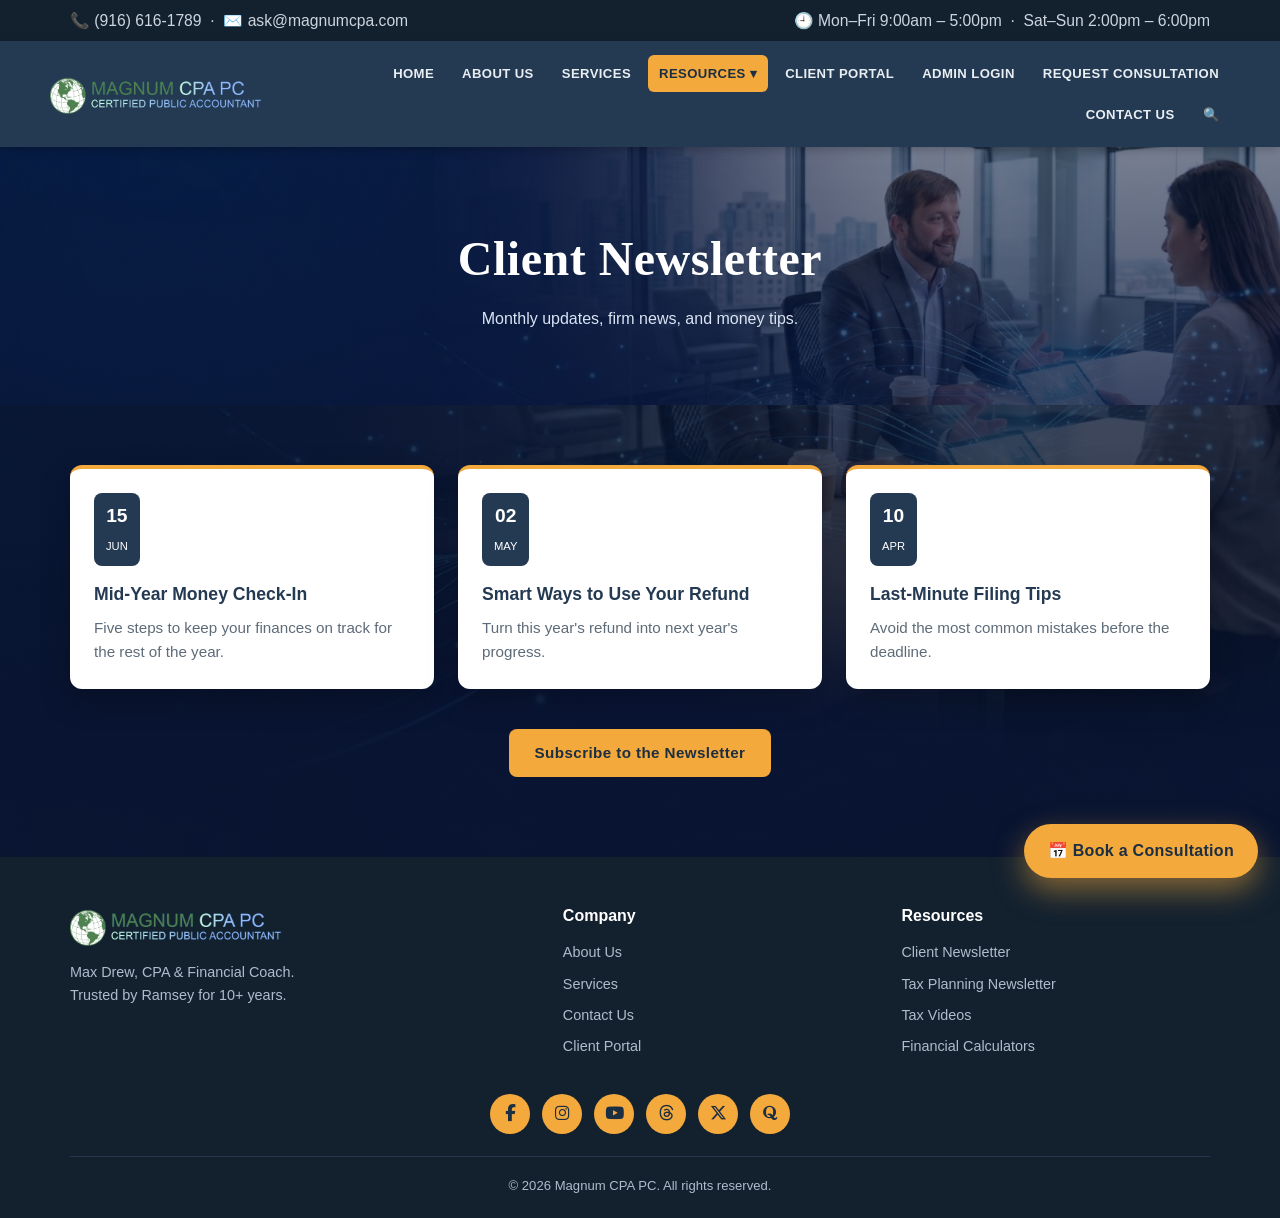
<file: client-newsletter.html>
<!DOCTYPE html>
<html lang="en">
<head>
<meta charset="UTF-8">
<meta name="viewport" content="width=device-width, initial-scale=1.0">
<title>Client Newsletter — Magnum CPA PC</title>
<link rel="stylesheet" href="site.css">
<style>
  .news-grid{display:grid;grid-template-columns:repeat(3,1fr);gap:24px;}
  .news-card{background:#fff;color:var(--text);border-radius:12px;padding:24px;box-shadow:0 12px 30px rgba(0,0,0,.25);border-top:4px solid var(--gold);}
  .news-card .date{background:var(--navy);color:#fff;border-radius:8px;text-align:center;padding:8px 12px;display:inline-block;margin-bottom:14px;}
  .news-card .date b{display:block;font-size:1.2rem;}.news-card .date span{font-size:.7rem;}
  .news-card h3{color:var(--navy);font-size:1.1rem;margin-bottom:8px;}
  .news-card p{color:var(--muted);font-size:.95rem;}
  @media(max-width:860px){.news-grid{grid-template-columns:1fr;}}
</style>
</head>
<body>
<div class="topbar"><div class="container"><span>📞 (916) 616-1789 &nbsp;·&nbsp; ✉️ ask@magnumcpa.com</span><span>🕘 Mon–Fri 9:00am – 5:00pm &nbsp;·&nbsp; Sat–Sun 2:00pm – 6:00pm</span></div></div>
<header class="site-header">
  <div class="container nav-inner">
    <a href="index.html" class="brand">
      <svg class="globe" viewBox="0 0 100 100" aria-hidden="true"><defs><radialGradient id="gO" cx="40%" cy="34%" r="80%"><stop offset="0%" stop-color="#dcf0fb"/><stop offset="58%" stop-color="#a9d6f2"/><stop offset="100%" stop-color="#6db4e0"/></radialGradient><clipPath id="gC"><circle cx="50" cy="50" r="47"/></clipPath></defs><circle cx="50" cy="50" r="47" fill="url(#gO)"/><g clip-path="url(#gC)" fill="none" stroke="#fff" stroke-width="0.8" opacity=".35"><line x1="3" y1="32" x2="97" y2="32"/><line x1="3" y1="50" x2="97" y2="50"/><line x1="3" y1="68" x2="97" y2="68"/><line x1="50" y1="3" x2="50" y2="97"/><ellipse cx="50" cy="50" rx="20" ry="47"/><ellipse cx="50" cy="50" rx="37" ry="47"/></g><g clip-path="url(#gC)"><path d="M28 18 C34 16 44 17 52 20 C60 22 70 24 74 30 C76 34 72 38 70 42 C72 46 70 52 64 56 C62 60 60 60 58 64 C57 68 55 66 54 62 C52 60 50 60 47 64 C44 70 42 78 38 82 C36 84 34 82 35 76 C36 70 34 64 32 58 C30 52 26 48 24 42 C22 36 22 28 25 22 C26 20 27 19 28 18 Z" fill="#5b9a3a" stroke="#467a2c" stroke-width="1"/><path d="M32 58 C30 52 26 48 24 42 C22 36 22 28 25 22" fill="none" stroke="#f4a93c" stroke-width="3.6" stroke-linecap="round"/><circle cx="24.5" cy="43" r="3.6" fill="#e8442b" stroke="#fff" stroke-width="1.3"/></g><circle cx="50" cy="50" r="47" fill="none" stroke="#2f6d96" stroke-width="2"/></svg>
      <span class="brand-text"><b>Magnum <span>CPA PC</span></b><small>CERTIFIED PUBLIC ACCOUNTANT</small></span>
    </a>
    <button class="nav-toggle" id="navToggle" aria-label="Toggle navigation" aria-expanded="false"><span></span><span></span><span></span></button>
    <nav class="main-nav" id="mainNav">
      <ul>
        <li><a href="index.html">Home</a></li>
        <li><a href="about.html">About Us</a></li>
        <li><a href="services.html">Services</a></li>
        <li class="has-sub">
          <a href="#" class="sub-toggle active">Resources ▾</a>
          <ul class="submenu">
            <li><a href="client-newsletter.html">Client Newsletter</a></li>
            <li><a href="tax-planning-newsletter.html">Tax Planning Newsletter</a></li>
            <li><a href="tax-videos.html">Tax Videos</a></li>
            <li><a href="financial-calculators.html">Financial Calculators</a></li>
          </ul>
        </li>
        <li><a href="client-portal.html" target="_blank" rel="noopener">Client Portal</a></li>
        <li><a href="admin-login.html" target="_blank" rel="noopener">Admin Login</a></li>
        <li><a href="request-consultation.html">Request Consultation</a></li>
        <li><a href="contact.html">Contact Us</a></li>
        <li class="search-li"><a href="#" class="search-btn" aria-label="Search the site">🔍</a></li>
      </ul>
    </nav>
  </div>
</header>

<section class="page-hero"><h1>Client Newsletter</h1><p>Monthly updates, firm news, and money tips.</p></section>

<section class="section">
  <div class="container">
    <div class="news-grid">
      <div class="news-card"><div class="date"><b>15</b><span>JUN</span></div><h3>Mid-Year Money Check-In</h3><p>Five steps to keep your finances on track for the rest of the year.</p></div>
      <div class="news-card"><div class="date"><b>02</b><span>MAY</span></div><h3>Smart Ways to Use Your Refund</h3><p>Turn this year's refund into next year's progress.</p></div>
      <div class="news-card"><div class="date"><b>10</b><span>APR</span></div><h3>Last-Minute Filing Tips</h3><p>Avoid the most common mistakes before the deadline.</p></div>
    </div>
    <div style="text-align:center;margin-top:40px;"><a href="contact.html" class="btn">Subscribe to the Newsletter</a></div>
  </div>
</section>

<footer>
  <div class="container">
    <div class="foot-grid">
      <div>
        <div class="brand" style="margin-bottom:12px;"><svg class="globe" viewBox="0 0 100 100" aria-hidden="true"><defs><radialGradient id="gOf" cx="40%" cy="34%" r="80%"><stop offset="0%" stop-color="#dcf0fb"/><stop offset="58%" stop-color="#a9d6f2"/><stop offset="100%" stop-color="#6db4e0"/></radialGradient><clipPath id="gCf"><circle cx="50" cy="50" r="47"/></clipPath></defs><circle cx="50" cy="50" r="47" fill="url(#gOf)"/><g clip-path="url(#gCf)"><path d="M28 18 C34 16 44 17 52 20 C60 22 70 24 74 30 C76 34 72 38 70 42 C72 46 70 52 64 56 C62 60 60 60 58 64 C57 68 55 66 54 62 C52 60 50 60 47 64 C44 70 42 78 38 82 C36 84 34 82 35 76 C36 70 34 64 32 58 C30 52 26 48 24 42 C22 36 22 28 25 22 C26 20 27 19 28 18 Z" fill="#5b9a3a"/><circle cx="24.5" cy="43" r="3.6" fill="#e8442b" stroke="#fff" stroke-width="1.3"/></g><circle cx="50" cy="50" r="47" fill="none" stroke="#2f6d96" stroke-width="2"/></svg><span class="brand-text"><b>Magnum <span>CPA PC</span></b><small>CERTIFIED PUBLIC ACCOUNTANT</small></span></div>
        <p style="font-size:.9rem;">Max Drew, CPA &amp; Financial Coach.<br>Trusted by Ramsey for 10+ years.</p>
      </div>
      <div><h4>Company</h4><ul><li><a href="about.html">About Us</a></li><li><a href="services.html">Services</a></li><li><a href="contact.html">Contact Us</a></li><li><a href="client-portal.html" target="_blank" rel="noopener">Client Portal</a></li></ul></div>
      <div><h4>Resources</h4><ul><li><a href="client-newsletter.html">Client Newsletter</a></li><li><a href="tax-planning-newsletter.html">Tax Planning Newsletter</a></li><li><a href="tax-videos.html">Tax Videos</a></li>
            <li><a href="financial-calculators.html">Financial Calculators</a></li></ul></div>
    </div>
    <div class="foot-copy">© <span id="year"></span> Magnum CPA PC. All rights reserved.</div>
  </div>
</footer>
<script src="site.js"></script>
<script src="search.js"></script>
</body>
</html>
</file>
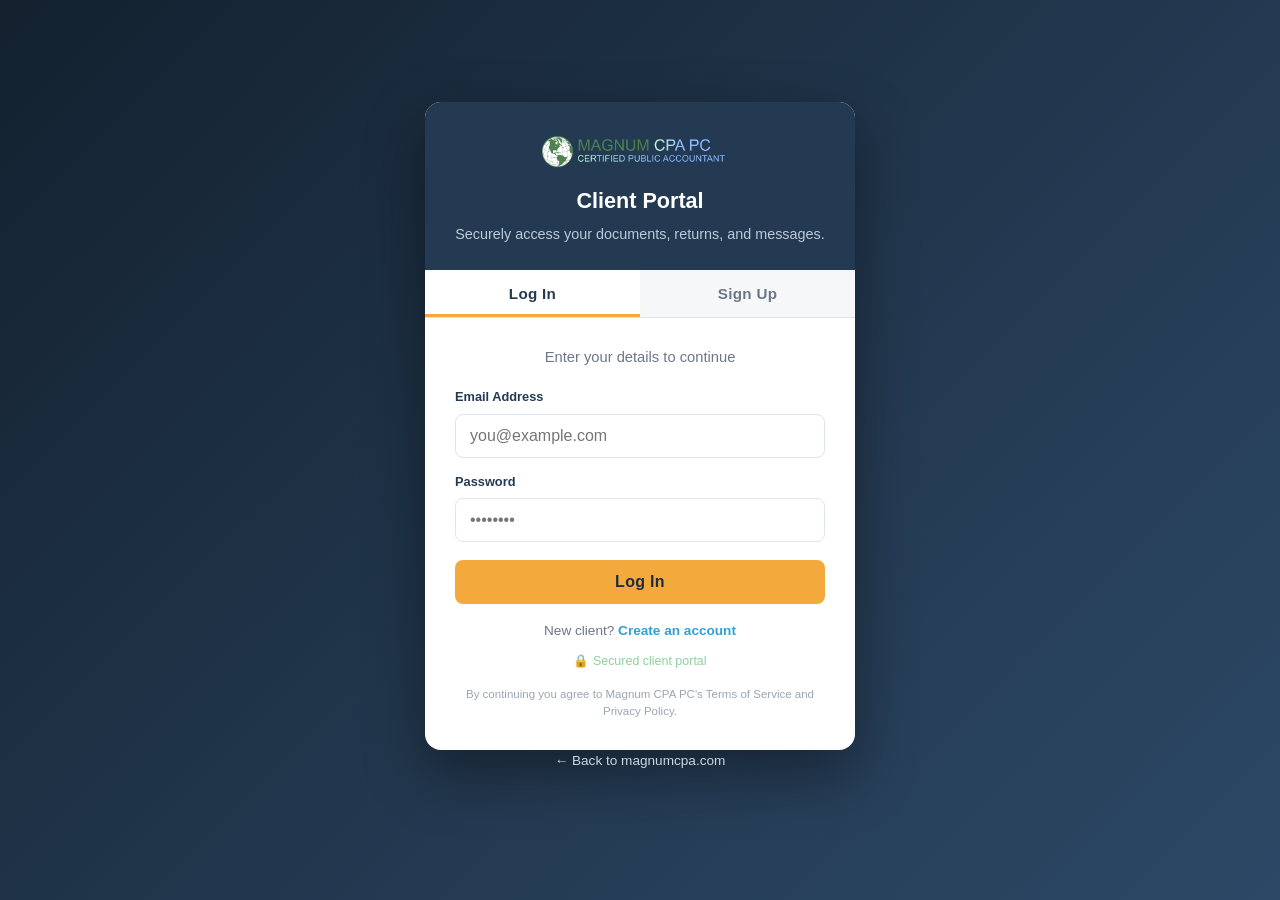
<file: client-portal.html>
<!DOCTYPE html>
<html lang="en">
<head>
<meta charset="UTF-8">
<meta name="viewport" content="width=device-width, initial-scale=1.0">
<title>Client Portal — Magnum CPA PC</title>
<meta name="description" content="Secure Client Portal for Magnum CPA PC. Log in or sign up with Google, Apple, or your email address.">
<style>
  :root{
    --navy:#243a52;
    --navy-dark:#1c2e41;
    --navy-3:#13212f;
    --gold:#f4a93c;
    --green:#7fae3a;
    --blue:#2f9fd6;
    --text:#2b2b2b;
    --muted:#6b7785;
    --border:#dfe4ea;
    --radius:10px;
  }
  *{box-sizing:border-box;margin:0;padding:0;}
  body{
    font-family:-apple-system,BlinkMacSystemFont,"Segoe UI",Roboto,Helvetica,Arial,sans-serif;
    color:var(--text);line-height:1.6;-webkit-font-smoothing:antialiased;
    min-height:100vh;display:flex;flex-direction:column;
    background:linear-gradient(135deg,var(--navy-3) 0%,var(--navy) 60%,#2c4866 100%);
  }
  a{text-decoration:none;color:inherit;}
  .globe{width:46px;height:46px;display:block;flex:none;}

  .wrap{flex:1;display:flex;align-items:center;justify-content:center;padding:34px 18px;}
  .card{
    width:100%;max-width:430px;background:#fff;border-radius:16px;
    box-shadow:0 24px 60px rgba(0,0,0,.4);overflow:hidden;
  }

  /* header */
  .card-head{background:var(--navy);color:#fff;padding:28px 30px 24px;text-align:center;}
  .brand{display:inline-flex;align-items:center;gap:11px;margin-bottom:14px;}
  .brand .t b{font-size:1.2rem;color:var(--green);font-weight:700;}
  .brand .t b span{color:#fff;}
  .brand .t small{display:block;font-size:.62rem;letter-spacing:1px;color:#aebccb;text-align:left;}
  .card-head h1{font-size:1.35rem;margin-bottom:4px;}
  .card-head p{color:#bccadb;font-size:.9rem;}

  /* tabs */
  .tabs{display:flex;border-bottom:1px solid var(--border);}
  .tabs button{
    flex:1;background:#f5f7f9;border:0;padding:15px;font-size:.95rem;font-weight:700;
    color:var(--muted);cursor:pointer;letter-spacing:.3px;transition:.2s;
  }
  .tabs button.active{background:#fff;color:var(--navy);box-shadow:inset 0 -3px 0 var(--gold);}

  .body{padding:28px 30px 30px;}
  .pane-title{font-size:.92rem;color:var(--muted);text-align:center;margin-bottom:18px;}

  /* social buttons */
  .sso{display:flex;flex-direction:column;gap:11px;margin-bottom:20px;}
  .sso button{
    display:flex;align-items:center;justify-content:center;gap:11px;width:100%;
    padding:12px 16px;border:1px solid var(--border);border-radius:8px;background:#fff;
    font-size:.95rem;font-weight:600;color:#2b2b2b;cursor:pointer;transition:.18s;
  }
  .sso button:hover{background:#f7f9fb;border-color:#c9d2db;transform:translateY(-1px);}
  .sso button svg{width:20px;height:20px;flex:none;}
  .sso button.apple{background:#000;color:#fff;border-color:#000;}
  .sso button.apple:hover{background:#1a1a1a;}

  /* divider */
  .divider{display:flex;align-items:center;gap:12px;color:var(--muted);font-size:.8rem;margin:6px 0 18px;}
  .divider:before,.divider:after{content:"";flex:1;height:1px;background:var(--border);}

  /* form */
  .field{margin-bottom:14px;}
  .field label{display:block;font-size:.8rem;font-weight:700;color:var(--navy);margin-bottom:6px;}
  .field input{width:100%;padding:12px 14px;border:1px solid var(--border);border-radius:8px;font-size:1rem;}
  .field input:focus{outline:2px solid var(--gold);border-color:transparent;}
  .signup-only{display:none;}
  body.mode-signup .signup-only{display:block;}

  .btn-primary{
    width:100%;background:var(--gold);color:var(--navy-dark);font-weight:800;
    padding:13px;border:0;border-radius:8px;font-size:1rem;cursor:pointer;letter-spacing:.3px;
    transition:transform .15s,box-shadow .2s;margin-top:4px;
  }
  .btn-primary:hover{transform:translateY(-2px);box-shadow:0 10px 22px rgba(244,169,60,.4);}

  .helper{text-align:center;font-size:.85rem;color:var(--muted);margin-top:16px;}
  .helper a{color:var(--blue);font-weight:600;}
  .fineprint{text-align:center;font-size:.72rem;color:#9aa6b2;margin-top:14px;line-height:1.5;}

  .back{display:block;text-align:center;color:#cdd6df;font-size:.85rem;padding:0 0 26px;}
  .back:hover{color:#fff;}
  .secure{display:flex;align-items:center;justify-content:center;gap:6px;color:#8fd0a0;font-size:.78rem;margin-top:10px;}
</style>
</head>
<body class="mode-login">

<!-- globe icon -->
<svg width="0" height="0" style="position:absolute" aria-hidden="true">
  <symbol id="globeIcon" viewBox="0 0 100 100">
    <defs>
      <radialGradient id="gOcean" cx="40%" cy="34%" r="80%">
        <stop offset="0%" stop-color="#dcf0fb"/><stop offset="58%" stop-color="#a9d6f2"/><stop offset="100%" stop-color="#6db4e0"/>
      </radialGradient>
      <clipPath id="gClip"><circle cx="50" cy="50" r="47"/></clipPath>
    </defs>
    <circle cx="50" cy="50" r="47" fill="url(#gOcean)"/>
    <g clip-path="url(#gClip)" fill="none" stroke="#ffffff" stroke-width="0.8" opacity=".35">
      <line x1="3" y1="32" x2="97" y2="32"/><line x1="3" y1="50" x2="97" y2="50"/>
      <line x1="3" y1="68" x2="97" y2="68"/><line x1="50" y1="3" x2="50" y2="97"/>
      <ellipse cx="50" cy="50" rx="20" ry="47"/><ellipse cx="50" cy="50" rx="37" ry="47"/>
    </g>
    <g clip-path="url(#gClip)">
      <path d="M28 18 C34 16 44 17 52 20 C60 22 70 24 74 30 C76 34 72 38 70 42 C72 46 70 52 64 56 C62 60 60 60 58 64 C57 68 55 66 54 62 C52 60 50 60 47 64 C44 70 42 78 38 82 C36 84 34 82 35 76 C36 70 34 64 32 58 C30 52 26 48 24 42 C22 36 22 28 25 22 C26 20 27 19 28 18 Z" fill="#5b9a3a" stroke="#467a2c" stroke-width="1"/>
      <path d="M32 58 C30 52 26 48 24 42 C22 36 22 28 25 22" fill="none" stroke="#f4a93c" stroke-width="3.6" stroke-linecap="round" stroke-linejoin="round"/>
      <circle cx="24.5" cy="43" r="3.6" fill="#e8442b" stroke="#fff" stroke-width="1.3"/>
    </g>
    <circle cx="50" cy="50" r="47" fill="none" stroke="#2f6d96" stroke-width="2"/>
  </symbol>
</svg>

<div class="wrap">
  <div>
    <div class="card">
      <div class="card-head">
        <div class="brand">
          <img src="images/MAGNUM%20CPA%20LOGO.png" alt="Magnum CPA PC" style="height:40px;width:auto;display:block;margin:0 auto;">
        </div>
        <h1 id="headTitle">Client Portal</h1>
        <p id="headSub">Securely access your documents, returns, and messages.</p>
      </div>

      <!-- Log In / Sign Up tabs -->
      <div class="tabs">
        <button id="tabLogin" class="active" onclick="setMode('login')">Log In</button>
        <button id="tabSignup" onclick="setMode('signup')">Sign Up</button>
      </div>

      <div class="body">
        <p class="pane-title" id="paneTitle">Enter your details to continue</p>

        <!-- Email form -->
        <form onsubmit="return emailContinue(event)">
          <div class="field signup-only">
            <label for="fullname">Full Name</label>
            <input type="text" id="fullname" placeholder="Jane Doe">
          </div>
          <div class="field">
            <label for="email">Email Address</label>
            <input type="email" id="email" placeholder="you@example.com" required>
          </div>
          <div class="field">
            <label for="pw">Password</label>
            <input type="password" id="pw" placeholder="••••••••" required>
          </div>
          <div class="field signup-only">
            <label for="pw2">Confirm Password</label>
            <input type="password" id="pw2" placeholder="••••••••">
          </div>
          <button type="submit" class="btn-primary" id="submitBtn">Log In</button>
        </form>

        <p class="helper" id="switchHelper">
          New client? <a href="#" onclick="setMode('signup');return false;">Create an account</a>
        </p>
        <div class="secure">🔒 Secured client portal</div>
        <p class="fineprint">By continuing you agree to Magnum CPA PC's Terms of Service and Privacy Policy.</p>
      </div>
    </div>
    <a class="back" href="index.html">← Back to magnumcpa.com</a>
  </div>
</div>

<script>
  // Where sign-in / sign-up actually completes. Add your live portal URL here.
  const PORTAL_URL = "";

  function setMode(mode){
    const signup = mode === 'signup';
    document.body.classList.toggle('mode-signup', signup);
    document.body.classList.toggle('mode-login', !signup);
    tabLogin.classList.toggle('active', !signup);
    tabSignup.classList.toggle('active', signup);
    headTitle.textContent = signup ? 'Create Your Account' : 'Client Portal';
    headSub.textContent = signup
      ? 'Set up secure access to your tax documents and messages.'
      : 'Securely access your documents, returns, and messages.';
    paneTitle.textContent = signup ? 'Sign up in seconds' : 'Enter your details to continue';
    submitBtn.textContent = signup ? 'Create Account' : 'Log In';
    switchHelper.innerHTML = signup
      ? 'Already a client? <a href="#" onclick="setMode(\'login\');return false;">Log in</a>'
      : 'New client? <a href="#" onclick="setMode(\'signup\');return false;">Create an account</a>';
  }

  // ---- Sign-up storage (kept in this browser) ----
  const STORE_KEY = 'magnum_signups';
  function getSignups(){
    try { return JSON.parse(localStorage.getItem(STORE_KEY) || '[]'); }
    catch(e){ return []; }
  }
  function saveSignup(rec){
    const all = getSignups();
    all.push(rec);
    localStorage.setItem(STORE_KEY, JSON.stringify(all));
    return all.length;
  }
  function xmlEsc(s){
    return String(s == null ? '' : s)
      .replace(/&/g,'&amp;').replace(/</g,'&lt;').replace(/>/g,'&gt;')
      .replace(/"/g,'&quot;');
  }

  // Gather every saved client profile from this browser.
  function getProfiles(){
    const out = [];
    for (let i = 0; i < localStorage.length; i++){
      const k = localStorage.key(i);
      if (k && k.indexOf('magnum_profile_') === 0){
        try {
          const p = JSON.parse(localStorage.getItem(k)) || {};
          p._email = k.slice('magnum_profile_'.length);
          out.push(p);
        } catch(e){}
      }
    }
    return out;
  }

  function cell(v){ return '<Cell><Data ss:Type="String">' + xmlEsc(v) + '</Data></Cell>'; }
  function sheet(name, headers, rows){
    let html = '<Worksheet ss:Name="' + xmlEsc(name) + '"><Table>';
    html += '<Row>' + headers.map(cell).join('') + '</Row>';
    rows.forEach(r => { html += '<Row>' + r.map(cell).join('') + '</Row>'; });
    return html + '</Table></Worksheet>';
  }

  // Build ONE Excel file: "Sign Ups" sheet + "Client Info" sheet.
  function exportSignupsToExcel(){
    const signups = getSignups();
    const profiles = getProfiles();
    if (!signups.length && !profiles.length){
      alert('No sign-ups or profiles have been saved yet.');
      return;
    }

    const signupSheet = sheet(
      'Sign Ups',
      ['Full Name','Email','Password','Sign-up Date'],
      signups.map(r => [r.name, r.email, r.password, r.date])
    );

    const infoSheet = sheet(
      'Client Info',
      ['Full Name','Email','Phone','Sex','Date of Birth','Occupation','Address','About Me','Has Photo'],
      profiles.map(p => [
        p.name, p._email, p.phone, p.sex, p.dob, p.job, p.addr, p.bio,
        p.photo ? 'Yes' : 'No'
      ])
    );

    const xml =
      '<?xml version="1.0"?>\n<?mso-application progid="Excel.Sheet"?>\n' +
      '<Workbook xmlns="urn:schemas-microsoft-com:office:spreadsheet" ' +
      'xmlns:ss="urn:schemas-microsoft-com:office:spreadsheet">' +
      signupSheet + infoSheet +
      '</Workbook>';

    const blob = new Blob([xml], {type:'application/vnd.ms-excel'});
    const url = URL.createObjectURL(blob);
    const a = document.createElement('a');
    a.href = url; a.download = 'magnum-signups.xls';
    document.body.appendChild(a); a.click(); a.remove();
    URL.revokeObjectURL(url);
  }

  function emailContinue(e){
    e.preventDefault();
    const signup = document.body.classList.contains('mode-signup');

    if (signup){
      if (pw.value !== pw2.value){ alert('Passwords do not match. Please re-enter.'); return false; }
      const count = saveSignup({
        name: fullname.value.trim(),
        email: email.value.trim(),
        password: pw.value,
        date: new Date().toLocaleString()
      });
      alert('Thanks for signing up! Your information has been saved (' + count + ' total on this device).');
      e.target.reset();
      setMode('login');
      return false;
    }

    // Log In: check the entered details against the saved sign-ups
    // (the same records that the magnum-signups.xls file is built from).
    const em = email.value.trim().toLowerCase();
    const match = getSignups().find(u =>
      String(u.email || '').trim().toLowerCase() === em && u.password === pw.value);
    if (!match){
      alert('Incorrect email or password. If you have not signed up yet, please use the Sign Up tab.');
      return false;
    }
    // Success — remember the session and open the portal dashboard.
    sessionStorage.setItem('magnum_currentUser', match.email);
    window.location.href = 'dashboard.html';
    return false;
  }
</script>
</body>
</html>
</file>
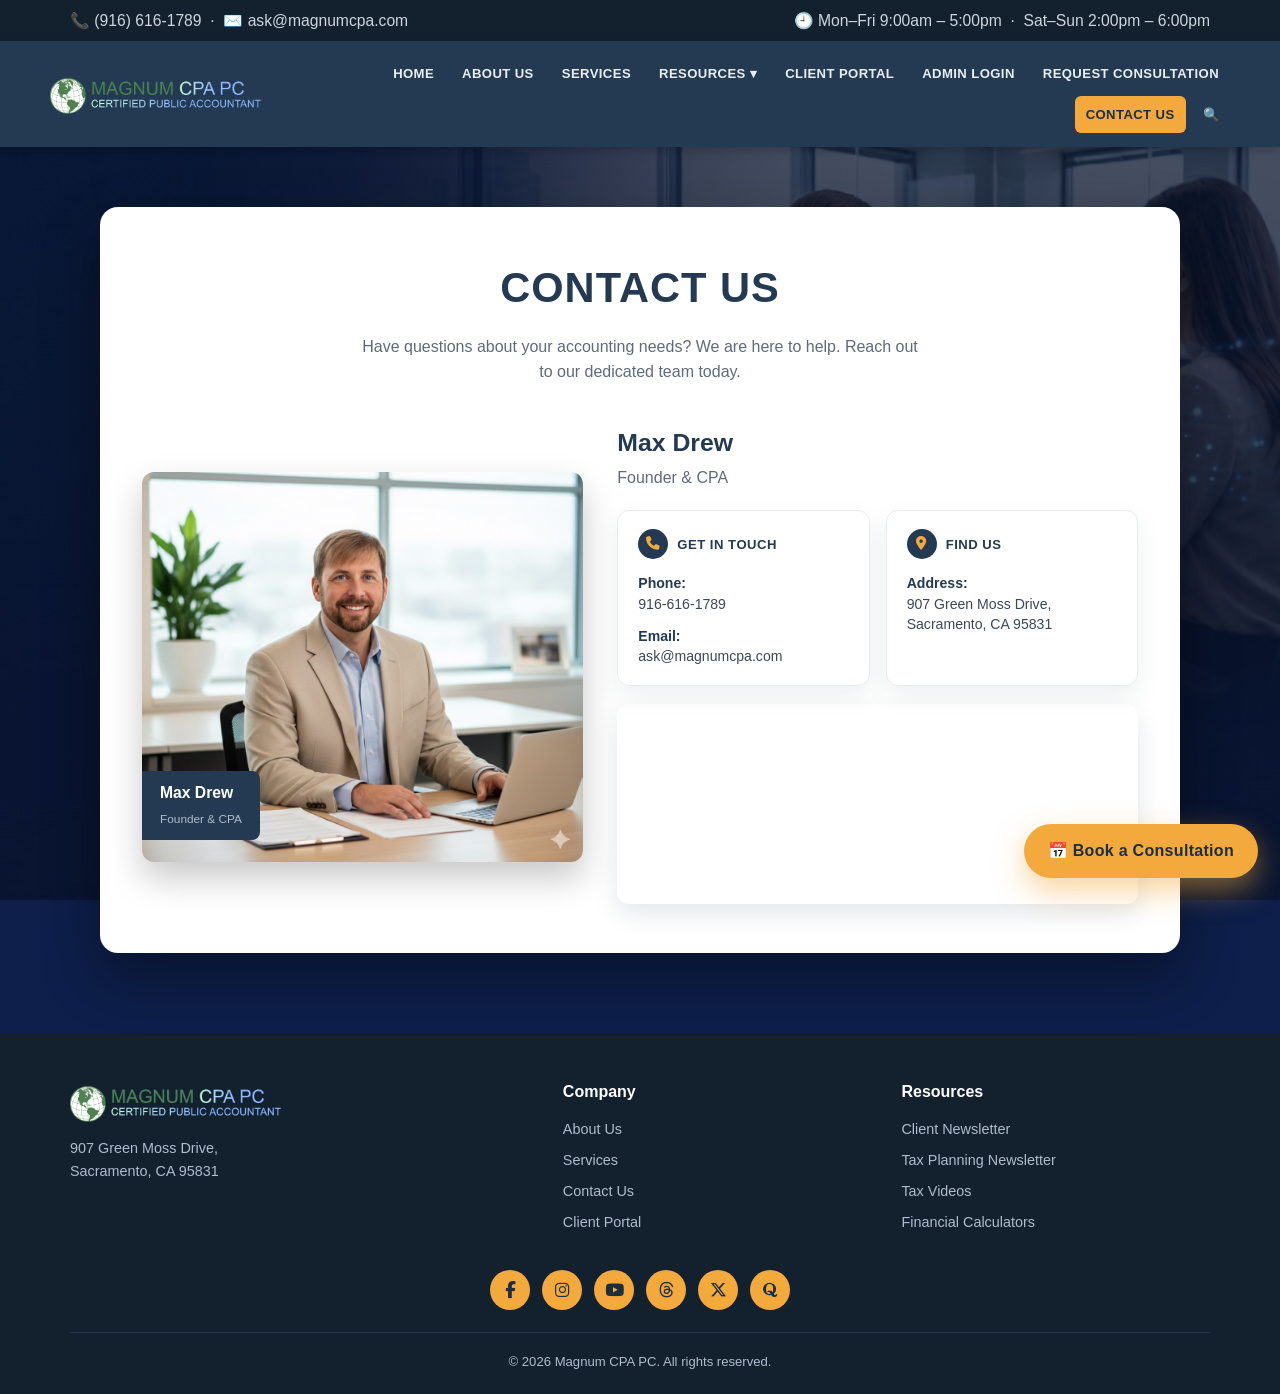
<file: contact.html>
<!DOCTYPE html>
<html lang="en">
<head>
<meta charset="UTF-8">
<meta name="viewport" content="width=device-width, initial-scale=1.0">
<title>Contact Us — Magnum CPA PC</title>
<meta name="description" content="Contact Magnum CPA PC — Phone (916) 616-1789, ask@magnumcpa.com. Located at 907 Green Moss Drive, Sacramento, CA 95831.">
<link rel="stylesheet" href="site.css">
<style>
  .contactx{background:#fff;color:#243a52;border-radius:18px;max-width:1080px;margin:0 auto;
    padding:48px 42px 42px;box-shadow:0 22px 55px rgba(0,0,0,.4);position:relative;overflow:hidden;}
  .contactx h1{text-align:center;font-size:2.6rem;font-weight:800;color:#243a52;letter-spacing:1px;margin:0;}
  .contactx .sub{text-align:center;color:#5e6b78;max-width:560px;margin:12px auto 38px;line-height:1.6;}
  .cx-grid{display:grid;grid-template-columns:1fr 1.18fr;gap:34px;align-items:center;}
  .cx-photo{position:relative;border-radius:12px;overflow:hidden;box-shadow:0 16px 34px rgba(0,0,0,.22);}
  .cx-photo img{width:100%;display:block;}
  .cx-badge{position:absolute;left:0;bottom:22px;background:#243a52;color:#fff;padding:9px 18px;border-radius:0 8px 8px 0;}
  .cx-badge b{display:block;font-size:.98rem;}
  .cx-badge span{font-size:.74rem;color:#aebccb;}
  .cx-name b{font-size:1.55rem;color:#243a52;}
  .cx-name span{display:block;color:#5e6b78;margin:2px 0 20px;}
  .cx-cards{display:grid;grid-template-columns:1fr 1fr;gap:16px;margin-bottom:18px;}
  .cx-card{border:1px solid #e6eaef;border-radius:12px;padding:18px 20px;box-shadow:0 10px 24px rgba(36,58,82,.08);}
  .cx-card .h{display:flex;align-items:center;gap:9px;font-weight:800;color:#243a52;text-transform:uppercase;font-size:.82rem;letter-spacing:.5px;margin-bottom:14px;}
  .cx-card .h .dot{width:30px;height:30px;border-radius:50%;background:#243a52;color:#f4a93c;display:grid;place-items:center;font-size:.85rem;flex:none;}
  .cx-card p{font-size:.88rem;color:#3c4757;margin-bottom:12px;line-height:1.45;}
  .cx-card p:last-child{margin-bottom:0;}
  .cx-card p b{color:#243a52;display:block;}
  .cx-map iframe{width:100%;height:200px;border:0;border-radius:12px;box-shadow:0 10px 24px rgba(36,58,82,.12);}
  .cx-social{display:flex;gap:12px;justify-content:center;margin-top:34px;}
  .cx-social a{width:42px;height:42px;border-radius:50%;background:#243a52;color:#fff;display:grid;place-items:center;font-size:1.05rem;transition:transform .15s,background .2s;}
  .cx-social a:hover{transform:translateY(-3px);background:#f4a93c;color:#243a52;}
  @media(max-width:860px){.cx-grid{grid-template-columns:1fr;}.cx-cards{grid-template-columns:1fr;}}
  @media(max-width:600px){.contactx{padding:32px 20px;}.contactx h1{font-size:2rem;}}
</style>
</head>
<body>

<div class="topbar">
  <div class="container">
    <span>📞 (916) 616-1789 &nbsp;·&nbsp; ✉️ ask@magnumcpa.com</span>
    <span>🕘 Mon–Fri 9:00am – 5:00pm &nbsp;·&nbsp; Sat–Sun 2:00pm – 6:00pm</span>
  </div>
</div>

<header class="site-header">
  <div class="container nav-inner">
    <a href="index.html" class="brand">
      <svg class="globe" viewBox="0 0 100 100" aria-hidden="true">
        <defs><radialGradient id="gO" cx="40%" cy="34%" r="80%"><stop offset="0%" stop-color="#dcf0fb"/><stop offset="58%" stop-color="#a9d6f2"/><stop offset="100%" stop-color="#6db4e0"/></radialGradient><clipPath id="gC"><circle cx="50" cy="50" r="47"/></clipPath></defs>
        <circle cx="50" cy="50" r="47" fill="url(#gO)"/>
        <g clip-path="url(#gC)" fill="none" stroke="#fff" stroke-width="0.8" opacity=".35"><line x1="3" y1="32" x2="97" y2="32"/><line x1="3" y1="50" x2="97" y2="50"/><line x1="3" y1="68" x2="97" y2="68"/><line x1="50" y1="3" x2="50" y2="97"/><ellipse cx="50" cy="50" rx="20" ry="47"/><ellipse cx="50" cy="50" rx="37" ry="47"/></g>
        <g clip-path="url(#gC)"><path d="M28 18 C34 16 44 17 52 20 C60 22 70 24 74 30 C76 34 72 38 70 42 C72 46 70 52 64 56 C62 60 60 60 58 64 C57 68 55 66 54 62 C52 60 50 60 47 64 C44 70 42 78 38 82 C36 84 34 82 35 76 C36 70 34 64 32 58 C30 52 26 48 24 42 C22 36 22 28 25 22 C26 20 27 19 28 18 Z" fill="#5b9a3a" stroke="#467a2c" stroke-width="1"/><path d="M32 58 C30 52 26 48 24 42 C22 36 22 28 25 22" fill="none" stroke="#f4a93c" stroke-width="3.6" stroke-linecap="round"/><circle cx="24.5" cy="43" r="3.6" fill="#e8442b" stroke="#fff" stroke-width="1.3"/></g>
        <circle cx="50" cy="50" r="47" fill="none" stroke="#2f6d96" stroke-width="2"/>
      </svg>
      <span class="brand-text"><b>Magnum <span>CPA PC</span></b><small>CERTIFIED PUBLIC ACCOUNTANT</small></span>
    </a>
    <button class="nav-toggle" id="navToggle" aria-label="Toggle navigation" aria-expanded="false"><span></span><span></span><span></span></button>
    <nav class="main-nav" id="mainNav">
      <ul>
        <li><a href="index.html">Home</a></li>
        <li><a href="about.html">About Us</a></li>
        <li><a href="services.html">Services</a></li>
        <li class="has-sub">
          <a href="#" class="sub-toggle">Resources ▾</a>
          <ul class="submenu">
            <li><a href="client-newsletter.html">Client Newsletter</a></li>
            <li><a href="tax-planning-newsletter.html">Tax Planning Newsletter</a></li>
            <li><a href="tax-videos.html">Tax Videos</a></li>
            <li><a href="financial-calculators.html">Financial Calculators</a></li>
          </ul>
        </li>
        <li><a href="client-portal.html" target="_blank" rel="noopener">Client Portal</a></li>
        <li><a href="admin-login.html" target="_blank" rel="noopener">Admin Login</a></li>
        <li><a href="request-consultation.html">Request Consultation</a></li>
        <li><a href="contact.html" class="active">Contact Us</a></li>
        <li class="search-li"><a href="#" class="search-btn" aria-label="Search the site">🔍</a></li>
      </ul>
    </nav>
  </div>
</header>

<section class="section">
  <div class="container">
    <div class="contactx">
      <h1>CONTACT US</h1>
      <p class="sub">Have questions about your accounting needs? We are here to help. Reach out to our dedicated team today.</p>

      <div class="cx-grid">
        <div class="cx-photo">
          <img src="images/Max-contact-us.jpg" alt="Max Drew, Magnum CPA PC">
          <div class="cx-badge"><b>Max Drew</b><span>Founder &amp; CPA</span></div>
        </div>

        <div class="cx-right">
          <div class="cx-name"><b>Max Drew</b><span>Founder &amp; CPA</span></div>

          <div class="cx-cards">
            <div class="cx-card">
              <div class="h"><span class="dot"><i class="fa-solid fa-phone"></i></span> Get In Touch</div>
              <p><b>Phone:</b> 916-616-1789</p>
              <p><b>Email:</b> ask@magnumcpa.com</p>
            </div>
            <div class="cx-card">
              <div class="h"><span class="dot"><i class="fa-solid fa-location-dot"></i></span> Find Us</div>
              <p><b>Address:</b> 907 Green Moss Drive, Sacramento, CA 95831</p>
            </div>
          </div>

          <div class="cx-map">
            <iframe title="Magnum CPA PC location map" loading="lazy"
              src="https://www.google.com/maps?q=907%20Green%20Moss%20Drive%2C%20Sacramento%2C%20CA%2095831&output=embed"></iframe>
          </div>
        </div>
      </div>

    </div>
  </div>
</section>

<footer>
  <div class="container">
    <div class="foot-grid">
      <div>
        <div class="brand" style="margin-bottom:12px;">
          <svg class="globe" viewBox="0 0 100 100" aria-hidden="true"><defs><radialGradient id="gOf" cx="40%" cy="34%" r="80%"><stop offset="0%" stop-color="#dcf0fb"/><stop offset="58%" stop-color="#a9d6f2"/><stop offset="100%" stop-color="#6db4e0"/></radialGradient><clipPath id="gCf"><circle cx="50" cy="50" r="47"/></clipPath></defs><circle cx="50" cy="50" r="47" fill="url(#gOf)"/><g clip-path="url(#gCf)"><path d="M28 18 C34 16 44 17 52 20 C60 22 70 24 74 30 C76 34 72 38 70 42 C72 46 70 52 64 56 C62 60 60 60 58 64 C57 68 55 66 54 62 C52 60 50 60 47 64 C44 70 42 78 38 82 C36 84 34 82 35 76 C36 70 34 64 32 58 C30 52 26 48 24 42 C22 36 22 28 25 22 C26 20 27 19 28 18 Z" fill="#5b9a3a"/><circle cx="24.5" cy="43" r="3.6" fill="#e8442b" stroke="#fff" stroke-width="1.3"/></g><circle cx="50" cy="50" r="47" fill="none" stroke="#2f6d96" stroke-width="2"/></svg>
          <span class="brand-text"><b>Magnum <span>CPA PC</span></b><small>CERTIFIED PUBLIC ACCOUNTANT</small></span>
        </div>
        <p style="font-size:.9rem;">907 Green Moss Drive,<br>Sacramento, CA 95831</p>
      </div>
      <div><h4>Company</h4><ul><li><a href="about.html">About Us</a></li><li><a href="services.html">Services</a></li><li><a href="contact.html">Contact Us</a></li><li><a href="client-portal.html" target="_blank" rel="noopener">Client Portal</a></li></ul></div>
      <div><h4>Resources</h4><ul><li><a href="client-newsletter.html">Client Newsletter</a></li><li><a href="tax-planning-newsletter.html">Tax Planning Newsletter</a></li><li><a href="tax-videos.html">Tax Videos</a></li>
            <li><a href="financial-calculators.html">Financial Calculators</a></li></ul></div>
    </div>
    <div class="foot-copy">© <span id="year"></span> Magnum CPA PC. All rights reserved.</div>
  </div>
</footer>

<script src="site.js"></script>
<script src="search.js"></script>
</body>
</html>
</file>
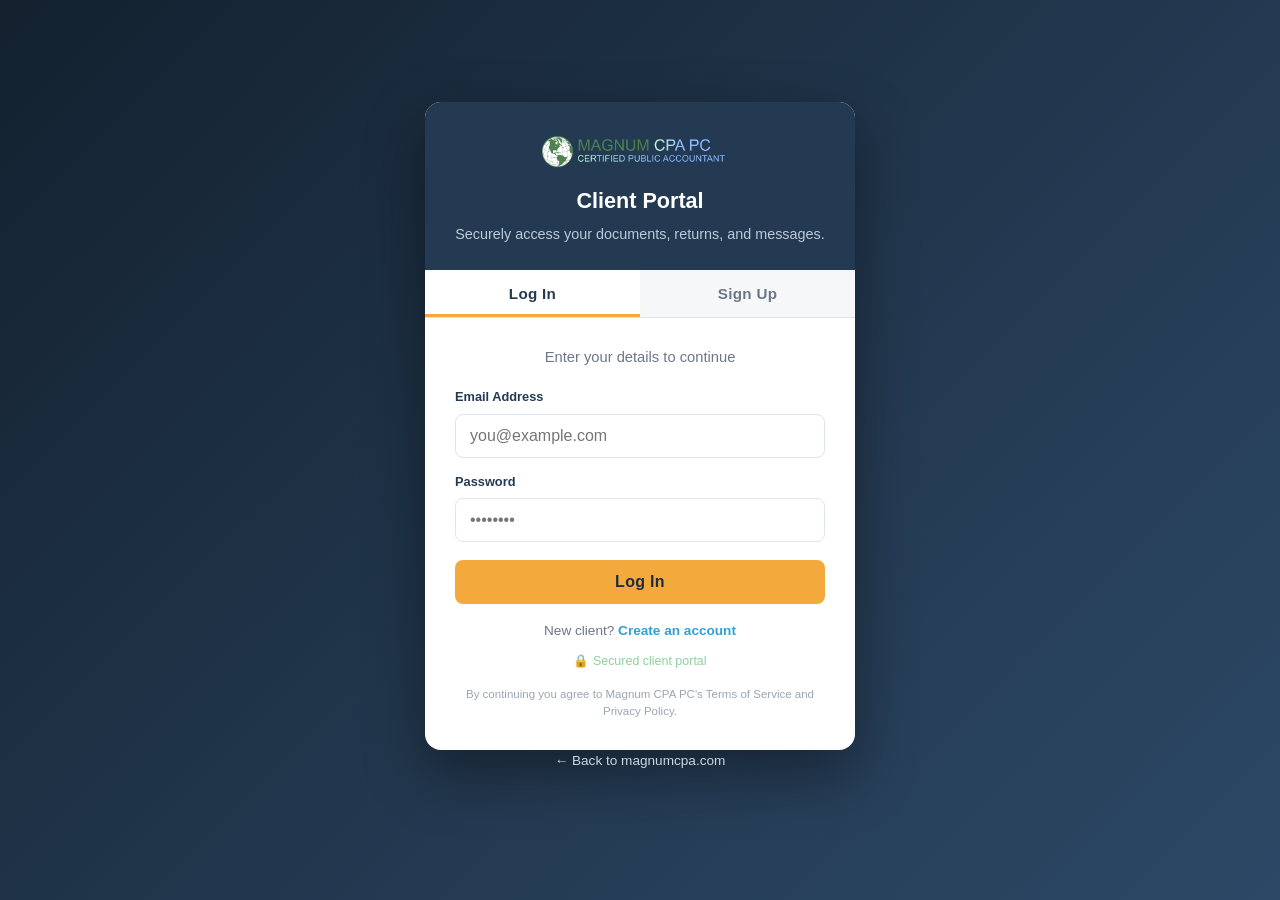
<file: dashboard.html>
<!DOCTYPE html>
<html lang="en">
<head>
<meta charset="UTF-8">
<meta name="viewport" content="width=device-width, initial-scale=1.0">
<title>My Profile — Magnum CPA PC Client Portal</title>
<style>
  :root{
    --navy:#243a52;--navy-dark:#1c2e41;--navy-3:#13212f;
    --gold:#f4a93c;--green:#7fae3a;--blue:#2f9fd6;
    --text:#2b2b2b;--muted:#6b7785;--border:#e1e6ec;--bg-alt:#f3f5f8;--radius:12px;
  }
  *{box-sizing:border-box;margin:0;padding:0;}
  body{font-family:-apple-system,BlinkMacSystemFont,"Segoe UI",Roboto,Helvetica,Arial,sans-serif;
    color:var(--text);background:var(--bg-alt);line-height:1.6;-webkit-font-smoothing:antialiased;}
  a{text-decoration:none;color:inherit;}
  .container{max-width:960px;margin:0 auto;padding:0 20px;}
  .globe{width:40px;height:40px;display:block;flex:none;}

  /* header */
  header{background:var(--navy);color:#fff;position:sticky;top:0;z-index:20;box-shadow:0 2px 10px rgba(0,0,0,.2);}
  .hbar{display:flex;align-items:center;justify-content:space-between;padding:14px 0;gap:16px;}
  .brand{display:flex;align-items:center;gap:11px;}
  .brand b{font-size:1.1rem;color:var(--green);font-weight:700;}
  .brand b span{color:#fff;}
  .brand small{display:block;font-size:.6rem;letter-spacing:1px;color:#aebccb;}
  .hright{display:flex;align-items:center;gap:16px;font-size:.9rem;}
  .hright .hi{color:#cdd6df;}
  .logout{background:var(--gold);color:var(--navy-dark);font-weight:700;padding:8px 16px;border-radius:6px;cursor:pointer;border:0;font-size:.85rem;}
  .logout:hover{filter:brightness(1.05);}

  section{padding:34px 0;}
  .card{background:#fff;border:1px solid var(--border);border-radius:var(--radius);box-shadow:0 8px 24px rgba(36,58,82,.06);}
  .card-head{padding:22px 26px;border-bottom:1px solid var(--border);display:flex;align-items:center;gap:10px;}
  .card-head h2{font-size:1.25rem;color:var(--navy);}
  .card-head .ic{width:38px;height:38px;border-radius:9px;background:var(--navy);color:var(--gold);display:grid;place-items:center;font-size:1.1rem;flex:none;}
  .card-body{padding:26px;}

  /* profile */
  .profile-grid{display:grid;grid-template-columns:240px 1fr;gap:30px;align-items:start;}
  .avatar-col{text-align:center;}
  .avatar{width:170px;height:170px;border-radius:50%;margin:0 auto 14px;overflow:hidden;
    background:linear-gradient(160deg,var(--gold),#f57c2b);display:grid;place-items:center;
    box-shadow:0 10px 26px rgba(0,0,0,.18);position:relative;}
  .avatar img{width:100%;height:100%;object-fit:cover;}
  .avatar .ph{color:#fff;font-size:2.8rem;font-weight:700;}
  .upload-btn{display:inline-block;background:var(--navy);color:#fff;font-size:.82rem;font-weight:600;
    padding:9px 16px;border-radius:6px;cursor:pointer;transition:.2s;}
  .upload-btn:hover{background:var(--navy-dark);}
  .upload-btn input{display:none;}

  .form-grid{display:grid;grid-template-columns:1fr 1fr;gap:16px 18px;}
  .field{display:flex;flex-direction:column;}
  .field.full{grid-column:1 / -1;}
  .field label{font-size:.78rem;font-weight:700;color:var(--navy);margin-bottom:5px;text-transform:uppercase;letter-spacing:.3px;}
  .field input,.field select,.field textarea{padding:11px 13px;border:1px solid var(--border);border-radius:8px;font-size:.97rem;font-family:inherit;}
  .field input:focus,.field select:focus,.field textarea:focus{outline:2px solid var(--gold);border-color:transparent;}
  .field input[readonly]{background:#f4f6f8;color:var(--muted);}
  .btn{background:var(--gold);color:var(--navy-dark);font-weight:800;padding:12px 28px;border:0;border-radius:8px;
    cursor:pointer;font-size:.95rem;letter-spacing:.3px;transition:transform .15s,box-shadow .2s;}
  .btn:hover{transform:translateY(-2px);box-shadow:0 10px 22px rgba(244,169,60,.4);}
  .saved-note{color:var(--green);font-weight:700;font-size:.88rem;margin-left:14px;opacity:0;transition:opacity .3s;}
  .saved-note.show{opacity:1;}
  /* notifications */
  .notif-wrap{position:relative;}
  .notif-btn{background:rgba(255,255,255,.14);border:1px solid rgba(255,255,255,.25);color:#fff;width:40px;height:40px;border-radius:50%;cursor:pointer;font-size:1.1rem;position:relative;}
  .notif-dot{position:absolute;top:6px;right:6px;width:11px;height:11px;background:#e8442b;border-radius:50%;border:2px solid var(--navy);}
  .notif-panel{position:absolute;right:0;top:50px;width:320px;max-width:86vw;background:#fff;border-radius:12px;box-shadow:0 18px 44px rgba(0,0,0,.3);display:none;z-index:80;overflow:hidden;}
  .notif-panel.open{display:block;}
  .notif-head{background:var(--navy);color:#fff;padding:12px 16px;font-weight:700;font-size:.95rem;}
  .notif-panel .ni{padding:12px 16px;border-bottom:1px solid var(--border);font-size:.88rem;color:#3c4757;}
  .notif-panel .ni.unread{background:#fff8ec;}
  .notif-panel .ni .nd{display:block;font-size:.72rem;color:var(--muted);margin-top:3px;}
  .notif-empty{padding:16px;color:var(--muted);font-style:italic;font-size:.9rem;}
  /* update / meeting feed */
  .feed-item{border:1px solid var(--border);border-left:4px solid var(--gold);border-radius:10px;padding:16px 18px;margin-bottom:12px;background:#fff;}
  .feed-item .fd{font-size:.76rem;color:var(--muted);margin-bottom:5px;}
  .feed-item .ft{color:#2b2b2b;white-space:pre-wrap;}
  .feed-item h4{color:var(--navy);margin-bottom:4px;}
  .feed-item .fa{margin-top:8px;}.feed-item .fa a{color:var(--blue);font-weight:700;font-size:.84rem;}
  .fb-mine{border:1px solid #cfe3bd;background:#f4faee;border-radius:10px;padding:14px 16px;margin-bottom:16px;}
  .fb-mine .acts{margin-top:8px;display:flex;gap:10px;}
  .fb-mine .acts button{background:0;border:0;cursor:pointer;font-weight:700;font-size:.83rem;}
  .fb-mine .acts .edit{color:var(--blue);} .fb-mine .acts .del{color:#c0392b;}
  /* tax organizer accordion */
  .osec{border:1px solid var(--border);border-radius:10px;margin-bottom:10px;overflow:hidden;}
  .osec-head{width:100%;text-align:left;background:#f4f6f8;border:0;cursor:pointer;padding:14px 18px;
    font-weight:700;color:var(--navy);font-size:1rem;display:flex;align-items:center;justify-content:space-between;}
  .osec-head:hover{background:#eef1f5;}
  .osec-head .chev{transition:transform .2s;color:var(--muted);}
  .osec.open .osec-head .chev{transform:rotate(90deg);}
  .osec-body{display:none;padding:18px;border-top:1px solid var(--border);}
  .osec.open .osec-body{display:block;}
  .ofield{margin-bottom:14px;}
  .ofield label{display:block;font-size:.85rem;font-weight:600;color:var(--navy);margin-bottom:5px;}
  .ofield input,.ofield select,.ofield textarea{width:100%;padding:10px 12px;border:1px solid var(--border);border-radius:8px;font-size:.95rem;font-family:inherit;}
  .ofield input:focus,.ofield select:focus,.ofield textarea:focus{outline:2px solid var(--gold);border-color:transparent;}
  .ofield .ostatic{padding:10px 12px;background:#f4f6f8;border-radius:8px;color:var(--muted);font-size:.95rem;}
  .ofield .ofile{display:inline-block;margin-top:6px;font-size:.82rem;color:var(--green);font-weight:600;}
  .saved-note.show{opacity:1;}

  /* feedback */
  .stars{display:inline-flex;gap:4px;font-size:1.7rem;cursor:pointer;}
  .stars .st{color:#d4dae1;transition:color .15s;}
  .stars .st.on{color:var(--gold);}
  .fb-list{display:flex;flex-direction:column;gap:16px;margin-top:8px;}
  .fb-item{border:1px solid var(--border);border-radius:10px;padding:18px 20px;background:#fff;}
  .fb-top{display:flex;align-items:center;gap:12px;margin-bottom:8px;}
  .fb-ava{width:42px;height:42px;border-radius:50%;background:var(--navy);color:var(--gold);display:grid;place-items:center;font-weight:700;flex:none;overflow:hidden;}
  .fb-ava img{width:100%;height:100%;object-fit:cover;}
  .fb-name{font-weight:700;color:var(--navy);}
  .fb-date{font-size:.78rem;color:var(--muted);}
  .fb-stars{color:var(--gold);font-size:1rem;letter-spacing:1px;}
  .fb-text{color:#3c4757;font-size:.96rem;}
  .empty{color:var(--muted);font-style:italic;padding:6px 0;}

  /* dashboard tab nav */
  .tabnav{background:#fff;border-bottom:1px solid var(--border);}
  .tabnav .container{display:flex;gap:2px;overflow-x:auto;}
  .tabnav button{background:transparent;border:0;padding:16px 20px;font-size:.92rem;font-weight:700;
    color:var(--muted);cursor:pointer;border-bottom:3px solid transparent;white-space:nowrap;transition:.2s;}
  .tabnav button.active{color:var(--navy);border-bottom-color:var(--gold);}
  .tabnav button:hover{color:var(--navy);}
  .panel{display:none;}
  .panel.active{display:block;}

  /* documents */
  .req-list{display:grid;grid-template-columns:repeat(2,1fr);gap:10px;margin-bottom:8px;}
  .req{display:flex;align-items:center;gap:10px;padding:10px 14px;border:1px solid var(--border);
    border-radius:8px;font-size:.92rem;color:#3c4757;background:#fff;}
  .req .dot{width:11px;height:11px;border-radius:50%;background:#d4dae1;flex:none;}
  .req.done{border-color:#cfe3bd;background:#f4faee;}
  .req.done .dot{background:var(--green);}
  .req.done .tick{margin-left:auto;color:var(--green);font-weight:700;font-size:.8rem;}
  .uploader{border:2px dashed #c7d0da;border-radius:12px;padding:26px;text-align:center;background:#fafbfc;margin:18px 0;}
  .uploader .big{font-size:2.2rem;}
  .uploader select{padding:11px 13px;border:1px solid var(--border);border-radius:8px;font-size:.95rem;font-family:inherit;}
  .doc-row{display:flex;align-items:center;gap:14px;padding:12px 16px;border:1px solid var(--border);border-radius:10px;margin-bottom:10px;}
  .doc-row .fic{width:42px;height:42px;border-radius:8px;background:var(--navy);color:var(--gold);display:grid;place-items:center;flex:none;font-size:1.15rem;}
  .doc-row .meta{flex:1;min-width:0;}
  .doc-row .meta b{color:var(--navy);font-size:.95rem;display:block;overflow:hidden;text-overflow:ellipsis;white-space:nowrap;}
  .doc-row .meta span{font-size:.78rem;color:var(--muted);}
  .doc-row a.dl{color:var(--blue);font-weight:700;font-size:.82rem;}
  .doc-row button.del{background:transparent;border:0;color:#c0392b;cursor:pointer;font-weight:700;font-size:.82rem;}

  /* floating message widget (lower-right) */
  .chat-fab{position:fixed;right:24px;bottom:24px;z-index:70;width:60px;height:60px;border-radius:50%;
    background:var(--gold);color:var(--navy-dark);border:0;cursor:pointer;font-size:1.6rem;display:grid;place-items:center;
    box-shadow:0 10px 26px rgba(0,0,0,.3);transition:transform .2s,box-shadow .2s;}
  .chat-fab:hover{transform:translateY(-3px) scale(1.05);box-shadow:0 14px 32px rgba(244,169,60,.5);}
  .chat-fab{background:#fff;}
  .chat-fab .fab-globe{width:40px;height:40px;display:block;}
  .chat-head{background:#fff;color:var(--navy);flex-direction:column;align-items:flex-start;gap:3px;padding:14px 18px;border-bottom:1px solid var(--border);}
  .chat-head .chat-logo{height:34px;width:auto;display:block;}
  .chat-head small{color:#5e6b78;font-size:.8rem;}
  .chat-fab .close-ic{display:none;}
  body.chat-open .chat-fab .open-ic{display:none;}
  body.chat-open .chat-fab .close-ic{display:block;}

  .chat-panel{position:fixed;right:24px;bottom:96px;z-index:70;width:360px;max-width:calc(100vw - 36px);
    height:470px;max-height:calc(100vh - 140px);display:flex;flex-direction:column;
    background:#fff;border-radius:16px;overflow:hidden;box-shadow:0 24px 60px rgba(0,0,0,.4);
    transform:translateY(20px) scale(.96);opacity:0;pointer-events:none;transform-origin:bottom right;
    transition:transform .22s ease,opacity .22s ease;}
  body.chat-open .chat-panel{transform:translateY(0) scale(1);opacity:1;pointer-events:auto;}
  .chat-head{background:var(--navy);color:#fff;padding:16px 20px;display:flex;align-items:center;gap:12px;flex:none;}
  .chat-head .ic{width:40px;height:40px;border-radius:50%;background:rgba(255,255,255,.14);display:grid;place-items:center;font-size:1.15rem;flex:none;}
  .chat-head b{font-size:1.05rem;display:block;}
  .chat-head small{color:#bccadb;font-size:.8rem;}

  .chat-thread{flex:1;overflow-y:auto;padding:16px;background:#f3f5f8;display:flex;flex-direction:column;}
  .chat-empty{color:var(--muted);font-size:.85rem;text-align:center;margin:auto 0;}
  .bubble{max-width:80%;padding:9px 13px;border-radius:14px;font-size:.9rem;line-height:1.4;margin-bottom:9px;word-wrap:break-word;}
  .bubble.me{background:var(--gold);color:var(--navy-dark);align-self:flex-end;border-bottom-right-radius:4px;}
  .bubble.them{background:#fff;color:#2b2b2b;align-self:flex-start;border:1px solid var(--border);border-bottom-left-radius:4px;}
  .bubble .bt{display:block;font-size:.65rem;opacity:.65;margin-top:3px;}

  .chat-input{display:flex;gap:8px;padding:12px;border-top:1px solid var(--border);background:#fff;flex:none;}
  .chat-input input{flex:1;padding:11px 14px;border:1px solid var(--border);border-radius:22px;font-size:.92rem;}
  .chat-input input:focus{outline:2px solid var(--gold);border-color:transparent;}
  .chat-input button{width:42px;height:42px;border-radius:50%;border:0;background:var(--gold);color:var(--navy-dark);
    font-size:1.05rem;cursor:pointer;flex:none;transition:.15s;}
  .chat-input button:hover{filter:brightness(1.05);}

  @media (max-width:760px){
    .chat-panel{right:12px;left:12px;width:auto;bottom:88px;}
    .chat-fab{right:16px;bottom:16px;}
    .profile-grid{grid-template-columns:1fr;}
    .form-grid{grid-template-columns:1fr;}
    .req-list{grid-template-columns:1fr;}
    .brand small{display:none;}
  }
</style>
</head>
<body>

<!-- globe icon -->
<svg width="0" height="0" style="position:absolute" aria-hidden="true">
  <symbol id="globeIcon" viewBox="0 0 100 100">
    <defs>
      <radialGradient id="gOcean" cx="40%" cy="34%" r="80%">
        <stop offset="0%" stop-color="#dcf0fb"/><stop offset="58%" stop-color="#a9d6f2"/><stop offset="100%" stop-color="#6db4e0"/>
      </radialGradient>
      <clipPath id="gClip"><circle cx="50" cy="50" r="47"/></clipPath>
    </defs>
    <circle cx="50" cy="50" r="47" fill="url(#gOcean)"/>
    <g clip-path="url(#gClip)" fill="none" stroke="#ffffff" stroke-width="0.8" opacity=".35">
      <line x1="3" y1="32" x2="97" y2="32"/><line x1="3" y1="50" x2="97" y2="50"/>
      <line x1="3" y1="68" x2="97" y2="68"/><line x1="50" y1="3" x2="50" y2="97"/>
      <ellipse cx="50" cy="50" rx="20" ry="47"/><ellipse cx="50" cy="50" rx="37" ry="47"/>
    </g>
    <g clip-path="url(#gClip)">
      <path d="M28 18 C34 16 44 17 52 20 C60 22 70 24 74 30 C76 34 72 38 70 42 C72 46 70 52 64 56 C62 60 60 60 58 64 C57 68 55 66 54 62 C52 60 50 60 47 64 C44 70 42 78 38 82 C36 84 34 82 35 76 C36 70 34 64 32 58 C30 52 26 48 24 42 C22 36 22 28 25 22 C26 20 27 19 28 18 Z" fill="#5b9a3a" stroke="#467a2c" stroke-width="1"/>
      <path d="M32 58 C30 52 26 48 24 42 C22 36 22 28 25 22" fill="none" stroke="#f4a93c" stroke-width="3.6" stroke-linecap="round" stroke-linejoin="round"/>
      <circle cx="24.5" cy="43" r="3.6" fill="#e8442b" stroke="#fff" stroke-width="1.3"/>
    </g>
    <circle cx="50" cy="50" r="47" fill="none" stroke="#2f6d96" stroke-width="2"/>
  </symbol>

  <!-- "Maxie" — friendly client-portal chat mascot (brand globe + support headset) -->
  <symbol id="maxie" viewBox="0 0 64 64">
    <circle cx="32" cy="33" r="21" fill="#5b9a3a"/>
    <g clip-path="url(#maxieClip)">
      <g stroke="rgba(255,255,255,.4)" stroke-width="1.1" fill="none">
        <ellipse cx="32" cy="33" rx="8.5" ry="21"/><line x1="11" y1="33" x2="53" y2="33"/>
      </g>
      <path d="M18 44 C22 41 26 43 27 46 C24 50 19 49 18 44 Z M40 30 C44 27 49 29 50 33 C46 36 41 35 40 30 Z" fill="#4a8230"/>
    </g>
    <clipPath id="maxieClip"><circle cx="32" cy="33" r="21"/></clipPath>
    <!-- eyes -->
    <ellipse cx="25.5" cy="31.5" rx="4.3" ry="4.9" fill="#fff"/>
    <ellipse cx="38.5" cy="31.5" rx="4.3" ry="4.9" fill="#fff"/>
    <circle cx="26.4" cy="32.4" r="2.1" fill="#1c2e41"/>
    <circle cx="39.4" cy="32.4" r="2.1" fill="#1c2e41"/>
    <circle cx="27.2" cy="31.4" r=".7" fill="#fff"/>
    <circle cx="40.2" cy="31.4" r=".7" fill="#fff"/>
    <!-- cheeks + smile -->
    <circle cx="20.5" cy="37.5" r="2.3" fill="rgba(255,140,110,.45)"/>
    <circle cx="43.5" cy="37.5" r="2.3" fill="rgba(255,140,110,.45)"/>
    <path d="M26 40 Q32 45 38 40" fill="none" stroke="#16321f" stroke-width="2.1" stroke-linecap="round"/>
    <!-- support headset -->
    <path d="M14 33 a18 18 0 0 1 36 0" fill="none" stroke="#1c2e41" stroke-width="3"/>
    <rect x="10.5" y="31" width="6" height="11" rx="3" fill="#f4a93c"/>
    <rect x="47.5" y="31" width="6" height="11" rx="3" fill="#f4a93c"/>
    <path d="M50.5 42 q-1.5 9 -11 10" fill="none" stroke="#1c2e41" stroke-width="2.3"/>
    <circle cx="39.5" cy="52.5" r="2.6" fill="#f4a93c"/>
    <!-- collar + tie -->
    <path d="M23 51 L32 57 L41 51 L41 58 L23 58 Z" fill="#fff"/>
    <path d="M32 51 l-2.6 4 2.6 5.5 2.6 -5.5 z" fill="#2f9fd6"/>
  </symbol>
</svg>

<header>
  <div class="container hbar">
    <a class="brand" href="index.html">
      <img src="images/MAGNUM%20CPA%20LOGO.png" alt="Magnum CPA PC" style="height:42px;width:auto;display:block;">
    </a>
    <div class="hright">
      <span class="hi">Welcome, <strong id="welcomeName">Client</strong></span>
      <div class="notif-wrap">
        <button class="notif-btn" id="notifBtn" onclick="toggleNotif()" aria-label="Notifications">🔔<span class="notif-dot" id="notifDot" style="display:none;"></span></button>
        <div class="notif-panel" id="notifPanel"><div class="notif-head">Notifications</div><div id="notifList"></div></div>
      </div>
      <button class="logout" onclick="logout()">Log Out</button>
    </div>
  </div>
</header>

<!-- ===== Floating message widget ===== -->
<div class="chat-panel" id="msgPanel" role="dialog" aria-label="Message our team">
  <div class="chat-head">
    <img class="chat-logo" src="images/MAGNUM%20CPA%20LOGO.png" alt="Magnum CPA PC">
    <small>Chat with our team — we're here to help</small>
  </div>
  <div class="chat-thread" id="chatThread"></div>
  <form class="chat-input" onsubmit="return sendMessage(event)">
    <input type="text" id="msgText" placeholder="Type a message..." autocomplete="off" required>
    <button type="submit" aria-label="Send">➤</button>
  </form>
</div>
<button class="chat-fab" id="chatFab" onclick="toggleMsg()" aria-label="Chat with our team">
  <span class="open-ic"><img class="fab-globe" src="images/logo-globe.png" alt="Magnum CPA PC"></span><span class="close-ic">&times;</span>
</button>

<div class="tabnav">
  <div class="container">
    <button class="active" data-panel="profile" onclick="showPanel('profile')">👤 My Profile</button>
    <button data-panel="docs" onclick="showPanel('docs')">🗂️ Organizers</button>
    <button data-panel="updates" onclick="showPanel('updates')">📢 Updates</button>
    <button data-panel="meetings" onclick="showPanel('meetings')">📝 Meeting Notes</button>
    <button data-panel="feedback" onclick="showPanel('feedback')">⭐ Feedback</button>
    <button data-panel="consult" onclick="showPanel('consult')">📅 Request Consultation</button>
  </div>
</div>

<!-- ===== Profile ===== -->
<section id="panel-profile" class="panel active">
  <div class="container">
    <div class="card">
      <div class="card-head"><span class="ic">👤</span><h2>My Profile</h2></div>
      <div class="card-body">
        <div class="profile-grid">
          <div class="avatar-col">
            <div class="avatar" id="avatar"><span class="ph" id="avatarPh">?</span></div>
            <label class="upload-btn">
              Upload Photo
              <input type="file" id="photoInput" accept="image/*" onchange="handlePhoto(event)">
            </label>
          </div>
          <form id="profileForm" onsubmit="return saveProfile(event)">
            <div class="form-grid">
              <div class="field"><label>Full Name</label><input type="text" id="p_name" placeholder="Your name"></div>
              <div class="field"><label>Email</label><input type="email" id="p_email" readonly></div>
              <div class="field"><label>Phone Number</label><input type="tel" id="p_phone" placeholder="(555) 123-4567"></div>
              <div class="field"><label>Sex</label>
                <select id="p_sex">
                  <option value="">Prefer not to say</option>
                  <option>Male</option><option>Female</option><option>Other</option>
                </select>
              </div>
              <div class="field full"><label>About Me</label><textarea id="p_bio" rows="3" placeholder="A short bio..."></textarea></div>
            </div>
            <div style="margin-top:20px;display:flex;align-items:center;">
              <button class="btn" type="submit">Save Profile</button>
              <span class="saved-note" id="savedNote">✓ Saved</span>
            </div>
          </form>
        </div>
      </div>
    </div>
  </div>
</section>

<!-- ===== Documents ===== -->
<section id="panel-docs" class="panel">
  <div class="container">
    <div class="card">
      <div class="card-head"><span class="ic">🗂️</span><h2 id="orgTitle">Organizer</h2></div>
      <div class="card-body">
        <p style="color:var(--muted);margin-bottom:18px;">Complete your tax organizer below. Your answers save securely and our team reviews them in the portal. Click each section to expand it.</p>
        <form id="organizerForm" onsubmit="return saveOrganizer(event)">
          <div id="orgSections"></div>
          <div style="margin-top:22px;display:flex;align-items:center;gap:14px;flex-wrap:wrap;">
            <button class="btn" type="submit">Save Organizer</button>
            <span class="saved-note" id="orgSaved">✓ Saved</span>
          </div>
        </form>
      </div>
    </div>
  </div>
</section>

<!-- ===== Feedback ===== -->
<section id="panel-updates" class="panel">
  <div class="container">
    <div class="card">
      <div class="card-head"><span class="ic">📢</span><h2>Account Updates</h2></div>
      <div class="card-body">
        <p style="color:var(--muted);margin-bottom:16px;">Updates posted by our team about your account and tax work.</p>
        <div id="updatesList"></div>
      </div>
    </div>
  </div>
</section>

<section id="panel-meetings" class="panel">
  <div class="container">
    <div class="card">
      <div class="card-head"><span class="ic">📝</span><h2>Meeting Notes</h2></div>
      <div class="card-body">
        <p style="color:var(--muted);margin-bottom:16px;">Notes from our meetings — a record of what we discussed.</p>
        <div id="meetingsList"></div>
      </div>
    </div>
  </div>
</section>

<section id="panel-feedback" class="panel">
  <div class="container">
    <div class="card">
      <div class="card-head"><span class="ic">⭐</span><h2>Leave Feedback</h2></div>
      <div class="card-body">
        <div id="myFb"></div>
        <form id="fbForm" onsubmit="return postFeedback(event)">
          <div class="field" style="margin-bottom:16px;">
            <label>Your Rating</label>
            <div class="stars" id="starInput">
              <span class="st" data-v="1">★</span><span class="st" data-v="2">★</span>
              <span class="st" data-v="3">★</span><span class="st" data-v="4">★</span>
              <span class="st" data-v="5">★</span>
            </div>
          </div>
          <div class="field full" style="margin-bottom:16px;">
            <label>Your Feedback</label>
            <textarea id="fbText" rows="3" placeholder="Tell us about your experience..." required></textarea>
          </div>
          <button class="btn" type="submit">Post Feedback</button>
        </form>

        <h3 style="margin:28px 0 14px;color:var(--navy);font-size:1.05rem;">What clients are saying</h3>
        <div class="fb-list" id="fbList"></div>
      </div>
    </div>
  </div>
</section>

<section id="panel-consult" class="panel">
  <div class="container">
    <div class="card">
      <div class="card-head"><span class="ic">📅</span><h2>Request a Consultation</h2></div>
      <div class="card-body">
        <p style="color:var(--muted);margin-bottom:16px;">Pick a date and time that works for you and book your consultation with Max Drew, CPA — instantly confirmed online.</p>
        <div style="border-radius:12px;overflow:hidden;border:1px solid var(--border);">
          <iframe src="https://magnumcpa.as.me/schedule/c78873bb/appointment/7960861?appointmentTypeIds%5B%5D=7960861"
                  title="Schedule a consultation with Magnum CPA PC" width="100%" height="850" frameborder="0" style="display:block;border:0;"></iframe>
        </div>
        <p style="text-align:center;font-size:.88rem;color:var(--muted);margin-top:14px;">
          Trouble viewing the scheduler? <a href="https://magnumcpa.as.me/schedule/c78873bb/appointment/7960861?appointmentTypeIds%5B%5D=7960861" target="_blank" rel="noopener" style="color:var(--blue);font-weight:700;">Open the booking page in a new tab →</a>
        </p>
      </div>
    </div>
  </div>
</section>

<script src="https://embed.acuityscheduling.com/js/embed.js" type="text/javascript"></script>
<script src="organizer.js"></script>
<script>
  // ----- session / user -----
  const currentEmail = sessionStorage.getItem('magnum_currentUser');
  if (!currentEmail){ window.location.href = 'client-portal.html'; }

  function getSignups(){
    try { return JSON.parse(localStorage.getItem('magnum_signups') || '[]'); }
    catch(e){ return []; }
  }
  const signupRec = getSignups().find(u =>
    String(u.email||'').toLowerCase() === String(currentEmail||'').toLowerCase()) || {};

  const profileKey = 'magnum_profile_' + (currentEmail||'').toLowerCase();
  function loadProfile(){ try{return JSON.parse(localStorage.getItem(profileKey)||'{}');}catch(e){return {};} }
  function initial(name){ return (name||'?').trim().charAt(0).toUpperCase() || '?'; }

  let profile = loadProfile();

  // prefill from signup if profile empty
  function renderProfile(){
    document.getElementById('p_name').value  = profile.name  || signupRec.name  || '';
    document.getElementById('p_email').value = currentEmail || signupRec.email || '';
    document.getElementById('p_phone').value = profile.phone || '';
    document.getElementById('p_sex').value   = profile.sex   || '';
    document.getElementById('p_bio').value   = profile.bio   || '';
    document.getElementById('welcomeName').textContent =
      (profile.name || signupRec.name || 'Client').split(' ')[0];
    renderAvatar();
  }
  function renderAvatar(){
    const av = document.getElementById('avatar');
    const name = document.getElementById('p_name').value || signupRec.name;
    if (profile.photo){
      av.innerHTML = '<img src="'+profile.photo+'" alt="Profile photo">';
    } else {
      av.innerHTML = '<span class="ph">'+initial(name)+'</span>';
    }
  }

  function handlePhoto(e){
    const file = e.target.files[0];
    if (!file) return;
    const reader = new FileReader();
    reader.onload = function(ev){
      profile.photo = ev.target.result;   // data URL
      renderAvatar();
    };
    reader.readAsDataURL(file);
  }

  function saveProfile(e){
    e.preventDefault();
    profile.name  = document.getElementById('p_name').value.trim();
    profile.phone = document.getElementById('p_phone').value.trim();
    profile.sex   = document.getElementById('p_sex').value;
    profile.bio   = document.getElementById('p_bio').value.trim();
    localStorage.setItem(profileKey, JSON.stringify(profile));
    document.getElementById('welcomeName').textContent = (profile.name||'Client').split(' ')[0];
    renderAvatar();
    pushAdminNotify(clientDisplayName() + ' updated their profile.', 'profile');
    const note = document.getElementById('savedNote');
    note.classList.add('show');
    setTimeout(()=>note.classList.remove('show'), 1800);
    return false;
  }

  function logout(){
    sessionStorage.removeItem('magnum_currentUser');
    window.location.href = 'client-portal.html';
  }

  // ----- star rating -----
  let rating = 0;
  const starWrap = document.getElementById('starInput');
  const stars = [...starWrap.querySelectorAll('.st')];
  function paint(n){ stars.forEach(s => s.classList.toggle('on', +s.dataset.v <= n)); }
  stars.forEach(s=>{
    s.addEventListener('mouseenter', ()=>paint(+s.dataset.v));
    s.addEventListener('click', ()=>{ rating = +s.dataset.v; paint(rating); });
  });
  starWrap.addEventListener('mouseleave', ()=>paint(rating));

  // ----- feedback -----
  function getFeedback(){ try{return JSON.parse(localStorage.getItem('magnum_feedback')||'[]');}catch(e){return [];} }
  function setFeedback(a){ localStorage.setItem('magnum_feedback', JSON.stringify(a)); }
  function starString(n){ return '★★★★★'.slice(0,n) + '☆☆☆☆☆'.slice(0,5-n); }
  function uid(){ return 'f'+Math.random().toString(36).slice(2)+Date.now().toString(36); }
  function myFeedback(){ return getFeedback().find(f => (f.email||'').toLowerCase() === (currentEmail||'').toLowerCase()); }

  function renderFeedback(){
    const mine = myFeedback();
    // show the client's own review with edit/delete, if any
    const mineEl = document.getElementById('myFb');
    if (mine){
      mineEl.innerHTML = '<div class="fb-mine"><div class="fb-stars" style="color:var(--gold)">'+starString(mine.rating)+'</div>'+
        '<div style="margin:4px 0;color:#3c4757;">'+escapeHtml(mine.text)+'</div>'+
        '<div style="font-size:.75rem;color:var(--muted);">'+escapeHtml(mine.date)+(mine.approved?' · ✓ Featured on About Us':' · pending review')+'</div>'+
        '<div class="acts"><button class="edit" onclick="editFeedback()">Edit</button><button class="del" onclick="deleteFeedback()">Delete</button></div></div>';
    } else { mineEl.innerHTML = ''; }

    const list = getFeedback();
    const el = document.getElementById('fbList');
    if (!list.length){ el.innerHTML = '<p class="empty">No feedback yet. Be the first to share your experience!</p>'; return; }
    el.innerHTML = list.slice().reverse().map(f => {
      const ava = f.photo ? '<img src="'+f.photo+'" alt="">' : initial(f.name);
      return '<div class="fb-item"><div class="fb-top"><div class="fb-ava">'+ava+'</div>'+
          '<div><div class="fb-name">'+escapeHtml(f.name)+'</div><div class="fb-date">'+escapeHtml(f.date)+'</div></div>'+
          '<div class="fb-stars" style="margin-left:auto;">'+starString(f.rating)+'</div></div>'+
        '<div class="fb-text">'+escapeHtml(f.text)+'</div></div>';
    }).join('');
  }
  function escapeHtml(s){ return String(s==null?'':s).replace(/&/g,'&amp;').replace(/</g,'&lt;').replace(/>/g,'&gt;'); }

  function editFeedback(){
    const mine = myFeedback(); if (!mine) return;
    document.getElementById('fbText').value = mine.text;
    rating = mine.rating; paint(rating);
    showPanel('feedback');
    document.getElementById('fbText').focus();
  }
  function deleteFeedback(){
    if (!confirm('Delete your review?')) return;
    setFeedback(getFeedback().filter(f => (f.email||'').toLowerCase() !== (currentEmail||'').toLowerCase()));
    rating = 0; paint(0); document.getElementById('fbText').value = '';
    renderFeedback();
  }

  function postFeedback(e){
    e.preventDefault();
    if (!rating){ alert('Please select a star rating.'); return false; }
    const name = (profile.name || signupRec.name || 'Client').trim();
    const text = document.getElementById('fbText').value.trim();
    let list = getFeedback();
    const existing = list.find(f => (f.email||'').toLowerCase() === (currentEmail||'').toLowerCase());
    if (existing){
      existing.name = name; existing.photo = profile.photo || ''; existing.rating = rating;
      existing.text = text; existing.date = new Date().toLocaleString(); existing.approved = false;
    } else {
      list.push({ id:uid(), email:(currentEmail||''), name:name, photo:profile.photo||'', rating:rating, text:text, date:new Date().toLocaleString(), approved:false });
    }
    setFeedback(list);
    // notify admins to review / feature it
    pushAdminNotify('New ' + rating + '★ review from ' + name + ' — review to feature on About Us.', 'feedback');
    document.getElementById('fbText').value = ''; rating = 0; paint(0);
    renderFeedback();
    alert('Thank you! Your review was submitted. Our team will review featuring it on our website.');
    return false;
  }

  // ----- tab switching -----
  function showPanel(name){
    document.querySelectorAll('.panel').forEach(p => p.classList.remove('active'));
    document.getElementById('panel-' + name).classList.add('active');
    document.querySelectorAll('.tabnav button').forEach(b =>
      b.classList.toggle('active', b.dataset.panel === name));
    window.scrollTo({top:0, behavior:'smooth'});
  }

  // ----- tax organizer -----
  const orgKey = 'magnum_organizer_' + (currentEmail||'').toLowerCase();
  function getOrg(){ try{return JSON.parse(localStorage.getItem(orgKey)||'{}');}catch(e){return {};} }
  let orgData = getOrg();

  function renderOrganizer(){
    document.getElementById('orgTitle').textContent = ORGANIZER_TITLE;
    const defaults = organizerDefaults(profile, currentEmail);
    const wrap = document.getElementById('orgSections');
    wrap.innerHTML = ORGANIZER_SECTIONS.map(function(sec, si){
      const fields = sec.fields.map(function(f){
        // use saved value if present, otherwise prefill from the client profile
        let v = orgData[f.id];
        if ((v === undefined || v === '') && defaults[f.id] !== undefined) v = defaults[f.id];
        if (f.type === 'select')
          return '<div class="ofield"><label>'+escapeHtml(f.label)+'</label><select id="o_'+f.id+'">'+
            f.options.map(function(o){return '<option'+(v===o?' selected':'')+'>'+escapeHtml(o)+'</option>';}).join('')+'</select></div>';
        if (f.type === 'display')
          return '<div class="ofield"><label>'+escapeHtml(f.label)+'</label><div class="ostatic">'+escapeHtml(f.value)+'</div></div>';
        if (f.type === 'yesno')
          return '<div class="ofield"><label>'+escapeHtml(f.label)+'</label><select id="o_'+f.id+'">'+
            ['','Yes','No'].map(function(o){return '<option'+(v===o?' selected':'')+'>'+o+'</option>';}).join('')+'</select></div>';
        if (f.type === 'textarea')
          return '<div class="ofield"><label>'+escapeHtml(f.label)+'</label><textarea id="o_'+f.id+'" rows="2">'+escapeHtml(v||'')+'</textarea></div>';
        if (f.type === 'file'){
          const cur = (orgData[f.id] && orgData[f.id].name) ? '<span class="ofile">📎 '+escapeHtml(orgData[f.id].name)+'</span>' : '';
          return '<div class="ofield"><label>'+escapeHtml(f.label)+'</label>'+
            '<input type="file" id="o_'+f.id+'" onchange="orgFile(\''+f.id+'\',event)"> '+cur+'</div>';
        }
        const t = (f.type==='date'?'date':(f.type==='number'?'number':'text'));
        return '<div class="ofield"><label>'+escapeHtml(f.label)+'</label><input type="'+t+'" id="o_'+f.id+'" value="'+escapeHtml(v||'')+'"></div>';
      }).join('');
      return '<div class="osec"><button type="button" class="osec-head" onclick="this.parentNode.classList.toggle(\'open\')">'+
        '<span>'+escapeHtml(sec.title)+'</span><span class="chev">▸</span></button>'+
        '<div class="osec-body">'+fields+'</div></div>';
    }).join('');
  }

  function orgFile(id, e){
    const file = e.target.files[0];
    if (!file) return;
    const reader = new FileReader();
    reader.onload = function(ev){ orgData[id] = { name:file.name, size:file.size, data:ev.target.result }; };
    reader.readAsDataURL(file);
  }

  function saveOrganizer(e){
    e.preventDefault();
    ORGANIZER_SECTIONS.forEach(function(sec){
      sec.fields.forEach(function(f){
        if (f.type === 'display' || f.type === 'file') return;
        const el = document.getElementById('o_'+f.id);
        if (el) orgData[f.id] = el.value;
      });
    });
    try { localStorage.setItem(orgKey, JSON.stringify(orgData)); }
    catch(err){ alert('Your organizer is too large to store in the browser (likely large file uploads). Try smaller files.'); return false; }
    pushAdminNotify(clientDisplayName() + ' updated their tax organizer.', 'organizer');
    const note = document.getElementById('orgSaved');
    note.classList.add('show');
    setTimeout(function(){ note.classList.remove('show'); }, 1900);
    return false;
  }

  // ----- chat with the team -----
  const chatKey = 'magnum_chat_' + (currentEmail||'').toLowerCase();
  function getChat(){ try{return JSON.parse(localStorage.getItem(chatKey)||'[]');}catch(e){return [];} }
  function setChat(arr){ localStorage.setItem(chatKey, JSON.stringify(arr)); }

  function renderChat(){
    const msgs = getChat();
    const el = document.getElementById('chatThread');
    if (!msgs.length){
      el.innerHTML = '<p class="chat-empty">👋 Hi! Send us a message and our team will reply right here.</p>';
      return;
    }
    el.innerHTML = msgs.map(m =>
      '<div class="bubble ' + (m.from === 'client' ? 'me' : 'them') + '">' +
        escapeHtml(m.text) + '<span class="bt">' + escapeHtml(m.date) + '</span></div>'
    ).join('');
    el.scrollTop = el.scrollHeight;
  }

  function toggleMsg(){
    document.body.classList.toggle('chat-open');
    if (document.body.classList.contains('chat-open')){ renderChat(); }
  }
  function closeMsg(){ document.body.classList.remove('chat-open'); }

  function sendMessage(e){
    e.preventDefault();
    const input = document.getElementById('msgText');
    const text = input.value.trim();
    if (!text) return false;
    const msgs = getChat();
    msgs.push({ from:'client', text:text, date:new Date().toLocaleString() });
    setChat(msgs);
    input.value = '';
    renderChat();
    pushAdminNotify(clientDisplayName() + ' sent a new message.', 'message');
    return false;
  }

  // ----- account updates (read-only, posted by admin) -----
  function gj(k){ try{return JSON.parse(localStorage.getItem(k)||'[]');}catch(e){return [];} }
  function renderUpdates(){
    const a = gj('magnum_updates_' + (currentEmail||'').toLowerCase());
    const el = document.getElementById('updatesList');
    el.innerHTML = a.length ? a.slice().reverse().map(u =>
      '<div class="feed-item"><div class="fd">'+escapeHtml(u.date)+'</div><div class="ft">'+escapeHtml(u.text)+'</div>'+
      (u.task?'<div class="fa"><a href="'+escapeHtml(u.task)+'" target="_blank" rel="noopener">View task ↗</a></div>':'')+'</div>'
    ).join('') : '<p class="empty">No updates yet. Your team will post account updates here.</p>';
  }
  function renderMeetings(){
    const a = gj('magnum_meetings_' + (currentEmail||'').toLowerCase());
    const el = document.getElementById('meetingsList');
    el.innerHTML = a.length ? a.slice().reverse().map(m =>
      '<div class="feed-item"><div class="fd">'+escapeHtml(m.date)+'</div><h4>'+escapeHtml(m.title)+'</h4><div class="ft">'+escapeHtml(m.notes)+'</div>'+
      (m.drive?'<div class="fa"><a href="'+escapeHtml(m.drive)+'" target="_blank" rel="noopener">📁 Open Google Drive folder ↗</a></div>':'')+'</div>'
    ).join('') : '<p class="empty">No meeting notes yet.</p>';
  }

  // ----- notifications -----
  const notifKey = 'magnum_notify_' + (currentEmail||'').toLowerCase();
  function getNotif(){ try{return JSON.parse(localStorage.getItem(notifKey)||'[]');}catch(e){return [];} }
  function renderNotif(){
    const a = getNotif();
    const unread = a.filter(n => !n.read).length;
    document.getElementById('notifDot').style.display = unread ? 'block' : 'none';
    const el = document.getElementById('notifList');
    el.innerHTML = a.length ? a.slice().reverse().map(n =>
      '<div class="ni'+(n.read?'':' unread')+'">'+escapeHtml(n.text)+'<span class="nd">'+escapeHtml(n.date)+'</span></div>'
    ).join('') : '<div class="notif-empty">No notifications.</div>';
  }
  function toggleNotif(){
    const p = document.getElementById('notifPanel');
    const open = p.classList.toggle('open');
    if (open){ // mark read
      const a = getNotif().map(n => (n.read=true, n));
      localStorage.setItem(notifKey, JSON.stringify(a));
      renderNotif();
    }
  }
  function clientDisplayName(){ return (profile.name || signupRec.name || currentEmail || 'A client'); }
  // admin notification helper (used when the client makes any account change)
  function pushAdminNotify(text, type){
    let a; try{ a = JSON.parse(localStorage.getItem('magnum_admin_notify')||'[]'); }catch(e){ a=[]; }
    a.push({ id:'a'+Date.now().toString(36), text:text, type:type||'', email:(currentEmail||''), date:new Date().toLocaleString(), read:false });
    localStorage.setItem('magnum_admin_notify', JSON.stringify(a));
  }
  document.addEventListener('click', function(e){
    const w = document.querySelector('.notif-wrap');
    if (w && !w.contains(e.target)) document.getElementById('notifPanel').classList.remove('open');
  });

  // live-update when the team changes something in another tab
  window.addEventListener('storage', function(e){
    if (!e.key) return;
    if (e.key.indexOf('magnum_notify_') === 0) renderNotif();
    if (e.key.indexOf('magnum_updates_') === 0) renderUpdates();
    if (e.key.indexOf('magnum_meetings_') === 0) renderMeetings();
    if (e.key.indexOf('magnum_chat_') === 0 && document.body.classList.contains('chat-open')) renderChat();
    if (e.key === 'magnum_feedback') renderFeedback();
  });

  // init
  renderProfile();
  renderFeedback();
  renderOrganizer();
  renderUpdates();
  renderMeetings();
  renderNotif();
</script>
</body>
</html>
</file>
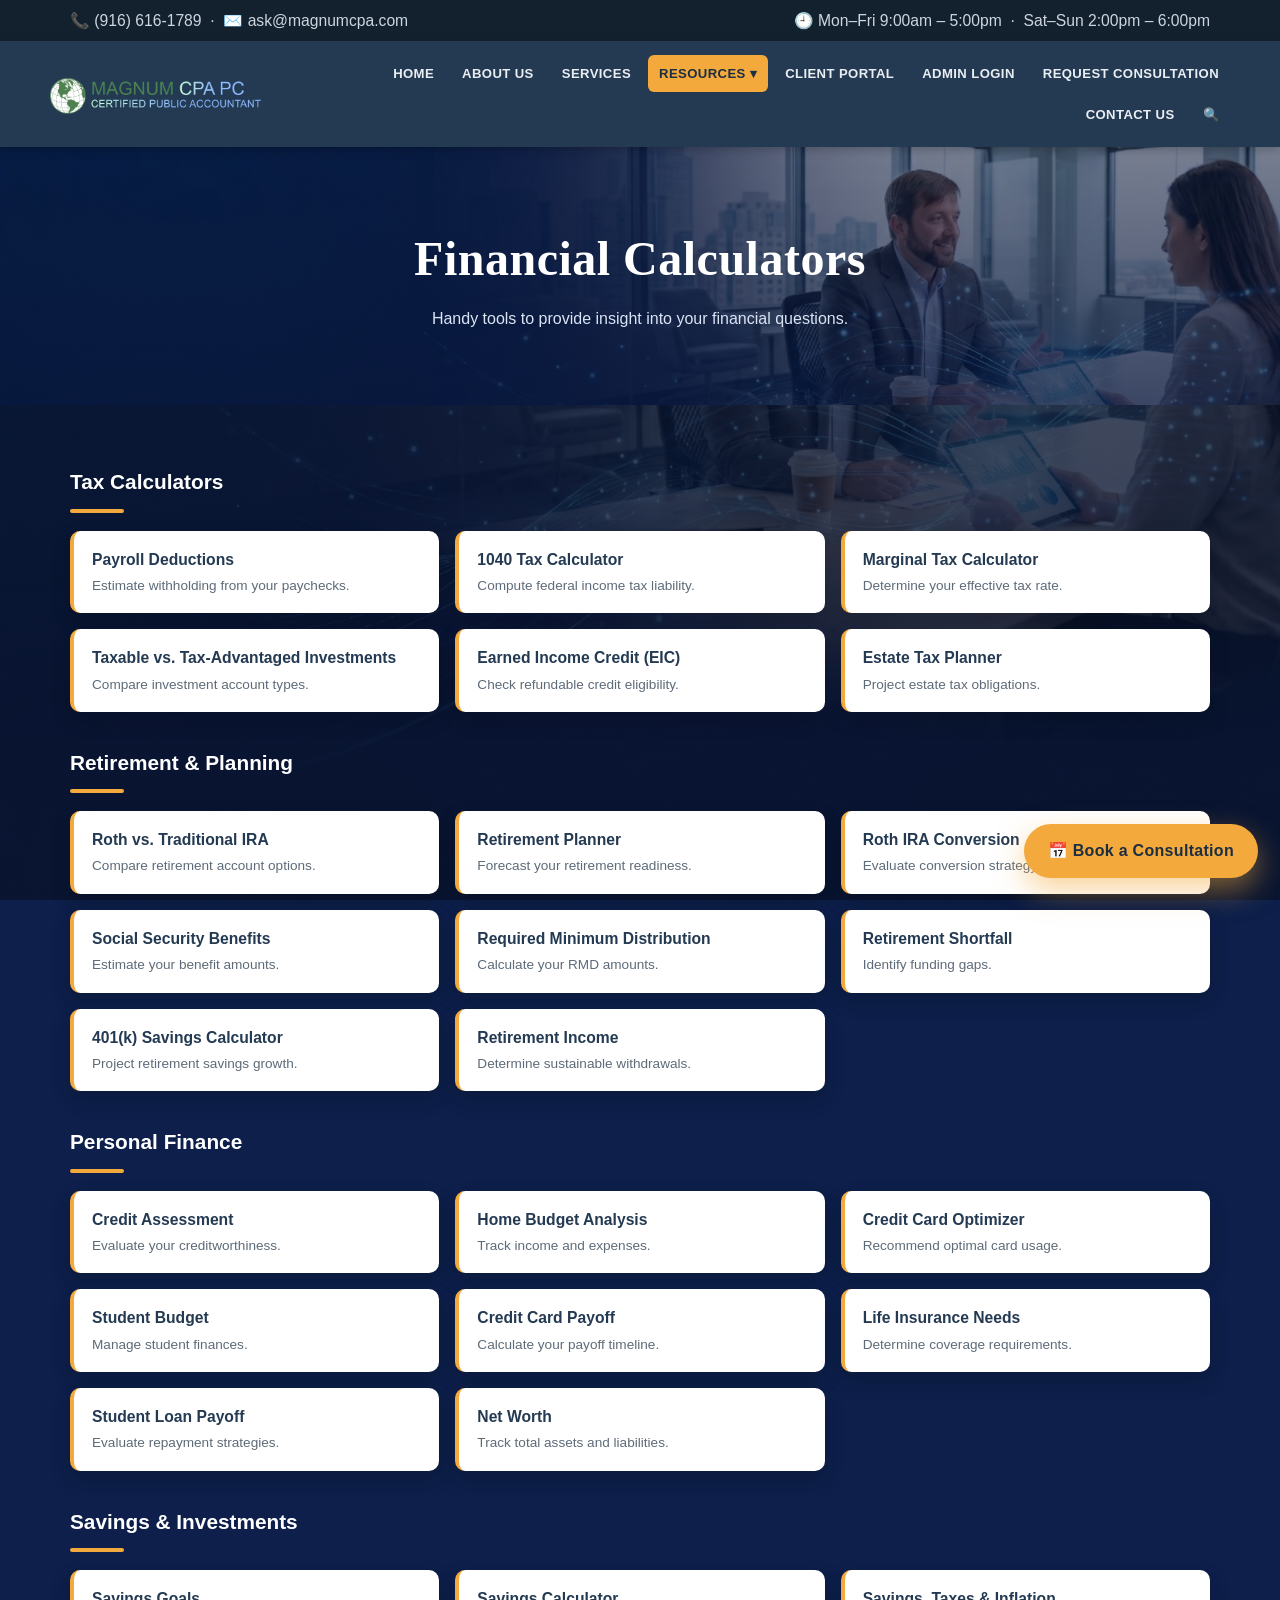
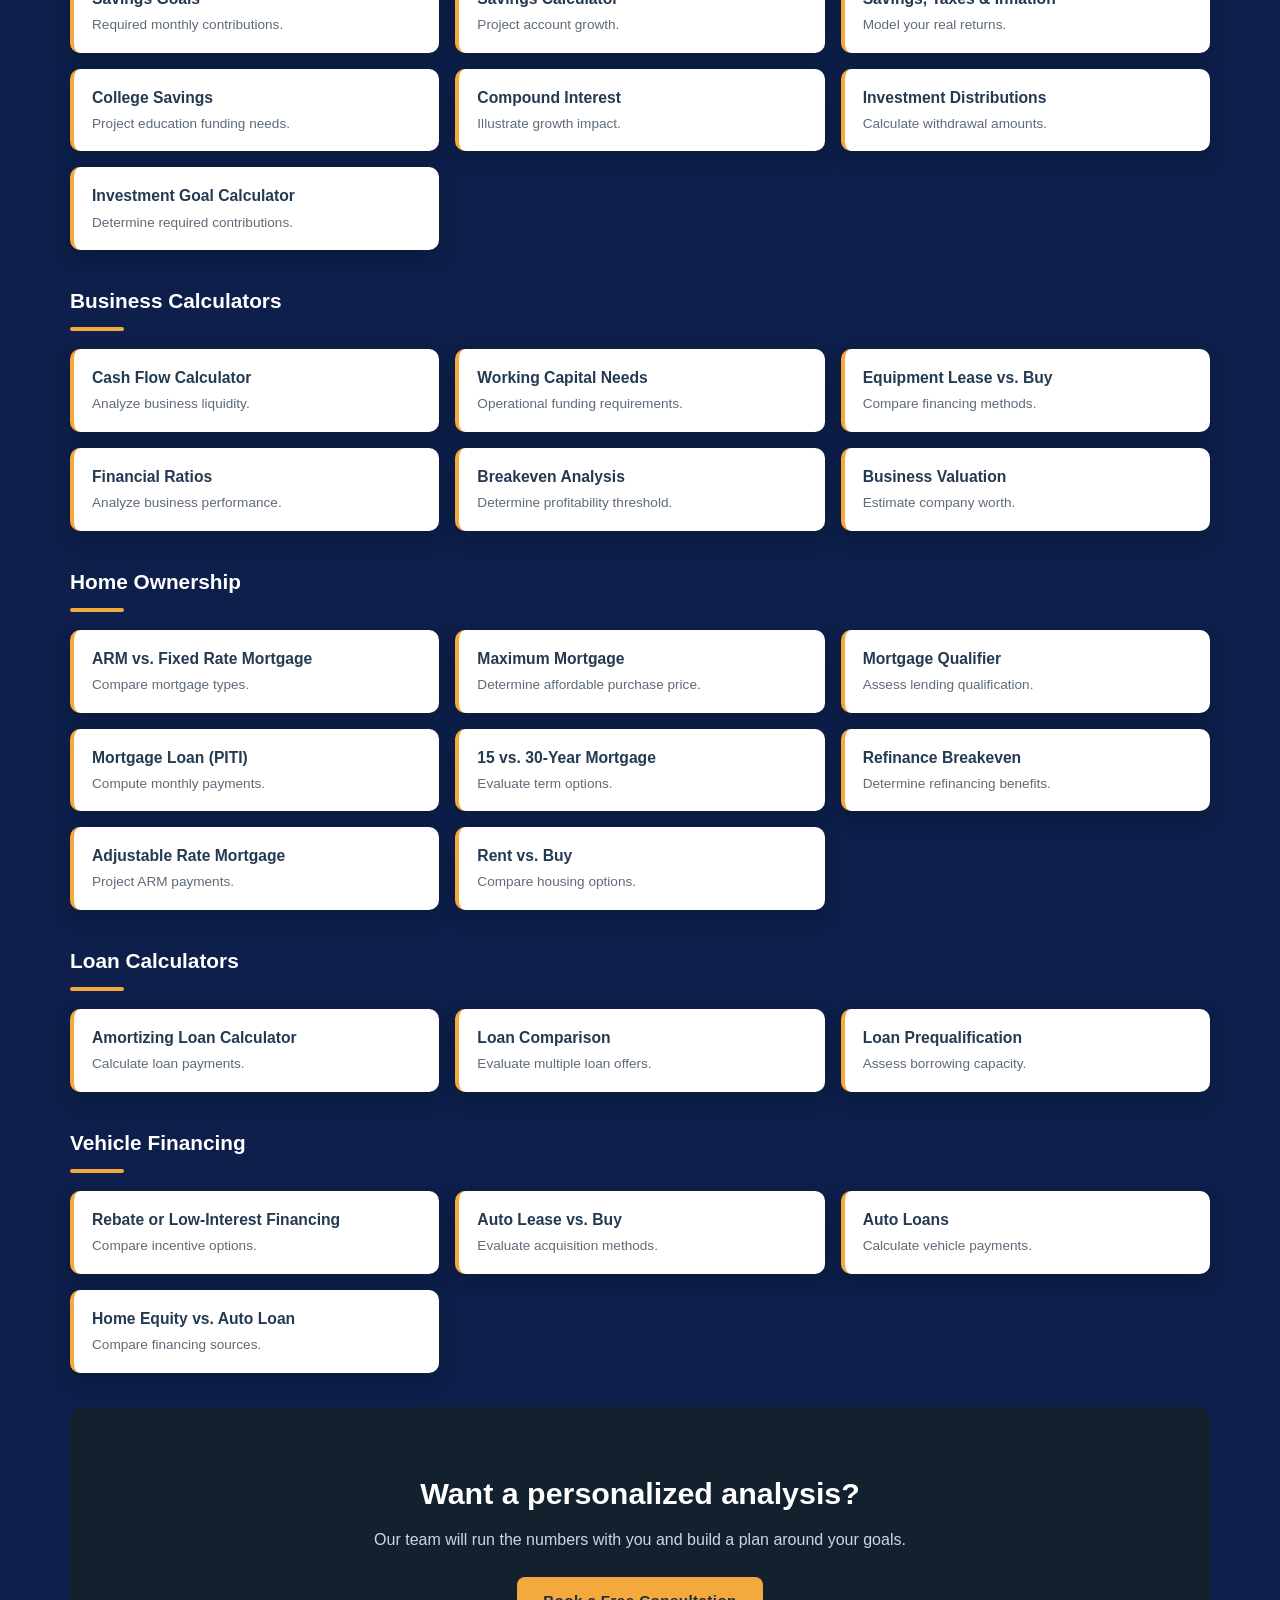
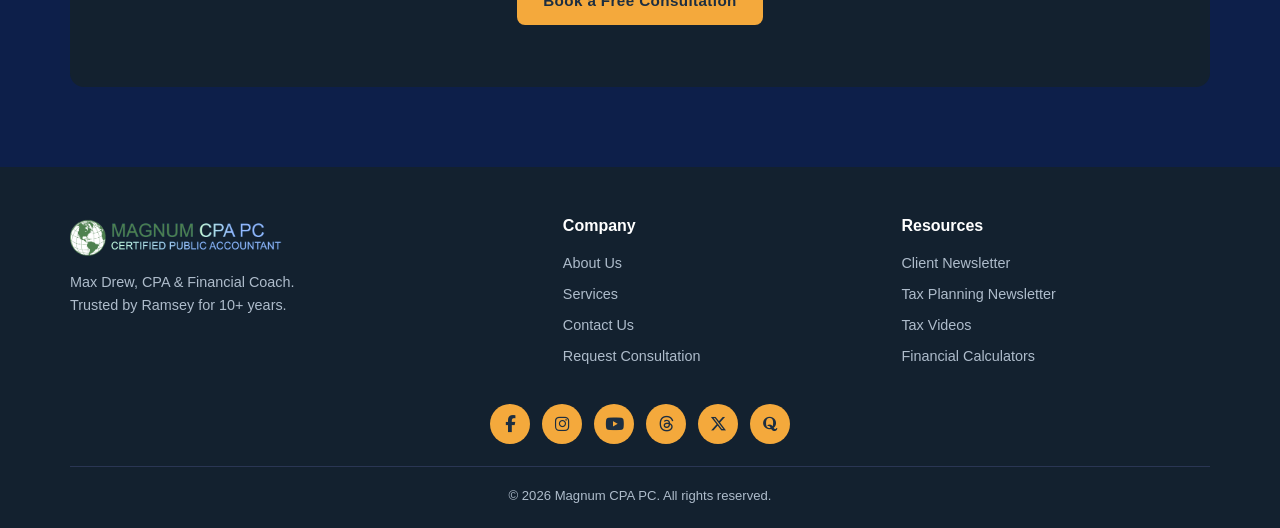
<file: financial-calculators.html>
<!DOCTYPE html>
<html lang="en">
<head>
<meta charset="UTF-8">
<meta name="viewport" content="width=device-width, initial-scale=1.0">
<title>Financial Calculators — Magnum CPA PC</title>
<meta name="description" content="Handy financial calculators from Magnum CPA PC — tax, retirement, personal finance, savings, business, mortgage, loan, and vehicle calculators.">
<link rel="stylesheet" href="site.css">
<style>
  .calc-cat{margin-bottom:34px;}
  .calc-cat h2{color:#fff;font-size:1.3rem;margin-bottom:6px;}
  .calc-cat h2:after{content:"";display:block;width:54px;height:4px;background:var(--gold);margin-top:10px;border-radius:2px;}
  .calc-grid{display:grid;grid-template-columns:repeat(3,1fr);gap:16px;margin-top:18px;}
  .calc-card{background:#fff;color:var(--text);border-radius:10px;padding:16px 18px;border-left:4px solid var(--gold);
    box-shadow:0 8px 20px rgba(0,0,0,.18);transition:transform .15s,box-shadow .2s;}
  .calc-card:hover{transform:translateY(-3px);box-shadow:0 12px 28px rgba(0,0,0,.28);}
  .calc-card b{display:block;color:var(--navy);font-size:.98rem;}
  .calc-card span{color:var(--muted);font-size:.85rem;}
  @media(max-width:860px){.calc-grid{grid-template-columns:repeat(2,1fr);}}
  @media(max-width:560px){.calc-grid{grid-template-columns:1fr;}}
</style>
</head>
<body>

<div class="topbar">
  <div class="container">
    <span>📞 (916) 616-1789 &nbsp;·&nbsp; ✉️ ask@magnumcpa.com</span>
    <span>🕘 Mon–Fri 9:00am – 5:00pm &nbsp;·&nbsp; Sat–Sun 2:00pm – 6:00pm</span>
  </div>
</div>

<header class="site-header">
  <div class="container nav-inner">
    <a href="index.html" class="brand" aria-label="Magnum CPA PC"></a>
    <button class="nav-toggle" id="navToggle" aria-label="Toggle navigation" aria-expanded="false"><span></span><span></span><span></span></button>
    <nav class="main-nav" id="mainNav">
      <ul>
        <li><a href="index.html">Home</a></li>
        <li><a href="about.html">About Us</a></li>
        <li><a href="services.html">Services</a></li>
        <li class="has-sub">
          <a href="#" class="sub-toggle active">Resources ▾</a>
          <ul class="submenu">
            <li><a href="client-newsletter.html">Client Newsletter</a></li>
            <li><a href="tax-planning-newsletter.html">Tax Planning Newsletter</a></li>
            <li><a href="tax-videos.html">Tax Videos</a></li>
            <li><a href="financial-calculators.html">Financial Calculators</a></li>
          </ul>
        </li>
        <li><a href="client-portal.html" target="_blank" rel="noopener">Client Portal</a></li>
        <li><a href="admin-login.html" target="_blank" rel="noopener">Admin Login</a></li>
        <li><a href="request-consultation.html">Request Consultation</a></li>
        <li><a href="contact.html">Contact Us</a></li>
        <li class="search-li"><a href="#" class="search-btn" aria-label="Search the site">🔍</a></li>
      </ul>
    </nav>
  </div>
</header>

<section class="page-hero"><h1>Financial Calculators</h1><p>Handy tools to provide insight into your financial questions.</p></section>

<section class="section">
  <div class="container">

    <div class="calc-cat">
      <h2>Tax Calculators</h2>
      <div class="calc-grid">
        <div class="calc-card"><b>Payroll Deductions</b><span>Estimate withholding from your paychecks.</span></div>
        <div class="calc-card"><b>1040 Tax Calculator</b><span>Compute federal income tax liability.</span></div>
        <div class="calc-card"><b>Marginal Tax Calculator</b><span>Determine your effective tax rate.</span></div>
        <div class="calc-card"><b>Taxable vs. Tax-Advantaged Investments</b><span>Compare investment account types.</span></div>
        <div class="calc-card"><b>Earned Income Credit (EIC)</b><span>Check refundable credit eligibility.</span></div>
        <div class="calc-card"><b>Estate Tax Planner</b><span>Project estate tax obligations.</span></div>
      </div>
    </div>

    <div class="calc-cat">
      <h2>Retirement &amp; Planning</h2>
      <div class="calc-grid">
        <div class="calc-card"><b>Roth vs. Traditional IRA</b><span>Compare retirement account options.</span></div>
        <div class="calc-card"><b>Retirement Planner</b><span>Forecast your retirement readiness.</span></div>
        <div class="calc-card"><b>Roth IRA Conversion</b><span>Evaluate conversion strategy benefits.</span></div>
        <div class="calc-card"><b>Social Security Benefits</b><span>Estimate your benefit amounts.</span></div>
        <div class="calc-card"><b>Required Minimum Distribution</b><span>Calculate your RMD amounts.</span></div>
        <div class="calc-card"><b>Retirement Shortfall</b><span>Identify funding gaps.</span></div>
        <div class="calc-card"><b>401(k) Savings Calculator</b><span>Project retirement savings growth.</span></div>
        <div class="calc-card"><b>Retirement Income</b><span>Determine sustainable withdrawals.</span></div>
      </div>
    </div>

    <div class="calc-cat">
      <h2>Personal Finance</h2>
      <div class="calc-grid">
        <div class="calc-card"><b>Credit Assessment</b><span>Evaluate your creditworthiness.</span></div>
        <div class="calc-card"><b>Home Budget Analysis</b><span>Track income and expenses.</span></div>
        <div class="calc-card"><b>Credit Card Optimizer</b><span>Recommend optimal card usage.</span></div>
        <div class="calc-card"><b>Student Budget</b><span>Manage student finances.</span></div>
        <div class="calc-card"><b>Credit Card Payoff</b><span>Calculate your payoff timeline.</span></div>
        <div class="calc-card"><b>Life Insurance Needs</b><span>Determine coverage requirements.</span></div>
        <div class="calc-card"><b>Student Loan Payoff</b><span>Evaluate repayment strategies.</span></div>
        <div class="calc-card"><b>Net Worth</b><span>Track total assets and liabilities.</span></div>
      </div>
    </div>

    <div class="calc-cat">
      <h2>Savings &amp; Investments</h2>
      <div class="calc-grid">
        <div class="calc-card"><b>Savings Goals</b><span>Required monthly contributions.</span></div>
        <div class="calc-card"><b>Savings Calculator</b><span>Project account growth.</span></div>
        <div class="calc-card"><b>Savings, Taxes &amp; Inflation</b><span>Model your real returns.</span></div>
        <div class="calc-card"><b>College Savings</b><span>Project education funding needs.</span></div>
        <div class="calc-card"><b>Compound Interest</b><span>Illustrate growth impact.</span></div>
        <div class="calc-card"><b>Investment Distributions</b><span>Calculate withdrawal amounts.</span></div>
        <div class="calc-card"><b>Investment Goal Calculator</b><span>Determine required contributions.</span></div>
      </div>
    </div>

    <div class="calc-cat">
      <h2>Business Calculators</h2>
      <div class="calc-grid">
        <div class="calc-card"><b>Cash Flow Calculator</b><span>Analyze business liquidity.</span></div>
        <div class="calc-card"><b>Working Capital Needs</b><span>Operational funding requirements.</span></div>
        <div class="calc-card"><b>Equipment Lease vs. Buy</b><span>Compare financing methods.</span></div>
        <div class="calc-card"><b>Financial Ratios</b><span>Analyze business performance.</span></div>
        <div class="calc-card"><b>Breakeven Analysis</b><span>Determine profitability threshold.</span></div>
        <div class="calc-card"><b>Business Valuation</b><span>Estimate company worth.</span></div>
      </div>
    </div>

    <div class="calc-cat">
      <h2>Home Ownership</h2>
      <div class="calc-grid">
        <div class="calc-card"><b>ARM vs. Fixed Rate Mortgage</b><span>Compare mortgage types.</span></div>
        <div class="calc-card"><b>Maximum Mortgage</b><span>Determine affordable purchase price.</span></div>
        <div class="calc-card"><b>Mortgage Qualifier</b><span>Assess lending qualification.</span></div>
        <div class="calc-card"><b>Mortgage Loan (PITI)</b><span>Compute monthly payments.</span></div>
        <div class="calc-card"><b>15 vs. 30-Year Mortgage</b><span>Evaluate term options.</span></div>
        <div class="calc-card"><b>Refinance Breakeven</b><span>Determine refinancing benefits.</span></div>
        <div class="calc-card"><b>Adjustable Rate Mortgage</b><span>Project ARM payments.</span></div>
        <div class="calc-card"><b>Rent vs. Buy</b><span>Compare housing options.</span></div>
      </div>
    </div>

    <div class="calc-cat">
      <h2>Loan Calculators</h2>
      <div class="calc-grid">
        <div class="calc-card"><b>Amortizing Loan Calculator</b><span>Calculate loan payments.</span></div>
        <div class="calc-card"><b>Loan Comparison</b><span>Evaluate multiple loan offers.</span></div>
        <div class="calc-card"><b>Loan Prequalification</b><span>Assess borrowing capacity.</span></div>
      </div>
    </div>

    <div class="calc-cat">
      <h2>Vehicle Financing</h2>
      <div class="calc-grid">
        <div class="calc-card"><b>Rebate or Low-Interest Financing</b><span>Compare incentive options.</span></div>
        <div class="calc-card"><b>Auto Lease vs. Buy</b><span>Evaluate acquisition methods.</span></div>
        <div class="calc-card"><b>Auto Loans</b><span>Calculate vehicle payments.</span></div>
        <div class="calc-card"><b>Home Equity vs. Auto Loan</b><span>Compare financing sources.</span></div>
      </div>
    </div>

    <div class="cta-band" style="border-radius:14px;">
      <div class="container">
        <h2>Want a personalized analysis?</h2>
        <p>Our team will run the numbers with you and build a plan around your goals.</p>
        <a href="request-consultation.html" class="btn">Book a Free Consultation</a>
      </div>
    </div>

  </div>
</section>

<footer>
  <div class="container">
    <div class="foot-grid">
      <div>
        <div class="brand" style="margin-bottom:12px;"></div>
        <p style="font-size:.9rem;">Max Drew, CPA &amp; Financial Coach.<br>Trusted by Ramsey for 10+ years.</p>
      </div>
      <div><h4>Company</h4><ul><li><a href="about.html">About Us</a></li><li><a href="services.html">Services</a></li><li><a href="contact.html">Contact Us</a></li><li><a href="request-consultation.html">Request Consultation</a></li></ul></div>
      <div><h4>Resources</h4><ul><li><a href="client-newsletter.html">Client Newsletter</a></li><li><a href="tax-planning-newsletter.html">Tax Planning Newsletter</a></li><li><a href="tax-videos.html">Tax Videos</a></li><li><a href="financial-calculators.html">Financial Calculators</a></li></ul></div>
    </div>
    <div class="foot-copy">© <span id="year"></span> Magnum CPA PC. All rights reserved.</div>
  </div>
</footer>

<script src="site.js"></script>
<script src="search.js"></script>
</body>
</html>
</file>
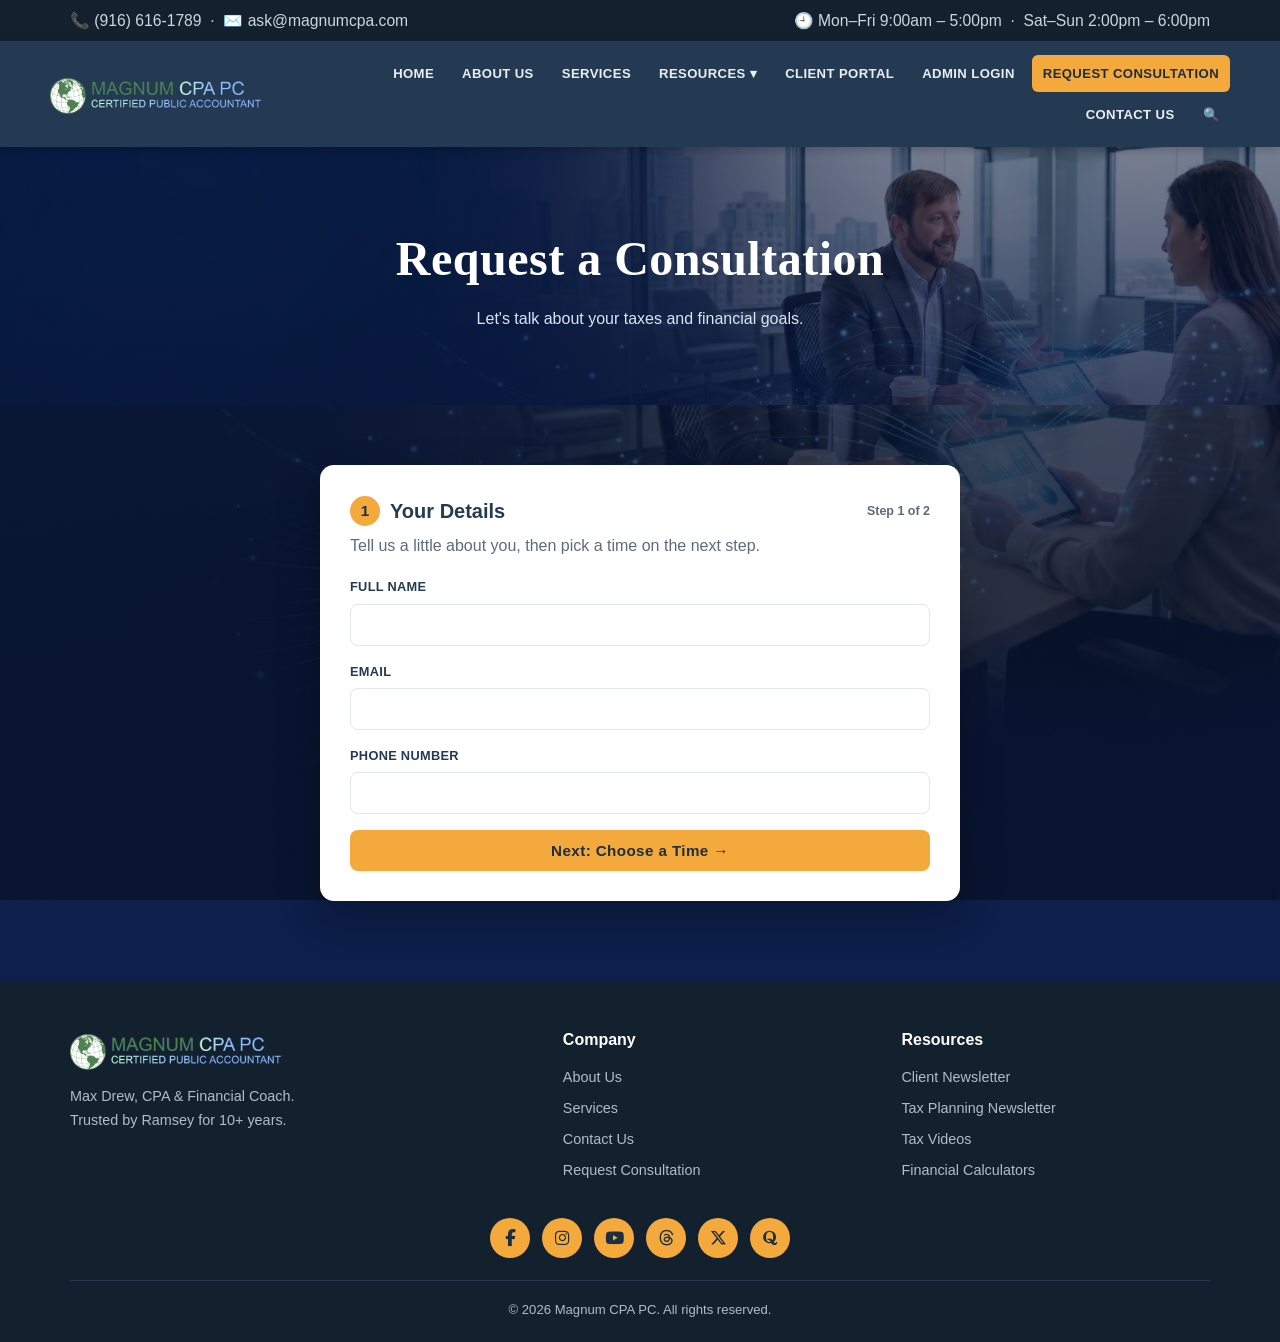
<file: request-consultation.html>
<!DOCTYPE html>
<html lang="en">
<head>
<meta charset="UTF-8">
<meta name="viewport" content="width=device-width, initial-scale=1.0">
<title>Request a Consultation — Magnum CPA PC</title>
<meta name="description" content="Request a free consultation with Magnum CPA PC — Max Drew, CPA. Tax planning, preparation, bookkeeping, and financial coaching.">
<link rel="stylesheet" href="site.css">
<style>
  .form-card{max-width:640px;margin:0 auto;background:#fff;color:var(--text);border-radius:14px;
    padding:30px;box-shadow:0 16px 40px rgba(0,0,0,.3);}
  .form-card .grid2{display:grid;grid-template-columns:1fr 1fr;gap:16px;}
  .fld{margin-bottom:16px;}
  .fld.full{grid-column:1 / -1;}
  .fld label{display:block;font-size:.8rem;font-weight:700;color:var(--navy);margin-bottom:6px;text-transform:uppercase;letter-spacing:.3px;}
  .fld input,.fld select,.fld textarea{width:100%;padding:11px 14px;border:1px solid var(--border);border-radius:8px;font-size:1rem;font-family:inherit;}
  .fld input:focus,.fld select:focus,.fld textarea:focus{outline:2px solid var(--gold);border-color:transparent;}
  .form-intro{text-align:center;color:#dbe4f5;max-width:620px;margin:0 auto 28px;}
  .step-head{font-size:1.25rem;font-weight:800;color:var(--navy);display:flex;align-items:center;gap:10px;margin-bottom:6px;}
  .step-head .num{width:30px;height:30px;border-radius:50%;background:var(--gold);color:var(--navy-dark);display:grid;place-items:center;font-size:.95rem;}
  .step-head .of{margin-left:auto;font-size:.78rem;color:var(--muted);font-weight:600;}
  .schedule-embed{max-width:900px;margin:0 auto;background:#fff;border-radius:14px;overflow:hidden;
    box-shadow:0 16px 40px rgba(0,0,0,.35);border:1px solid rgba(255,255,255,.12);border-top:5px solid var(--gold);}
  .sched-head{background:var(--navy);color:#fff;font-weight:700;font-size:1.05rem;letter-spacing:.3px;
    padding:16px 22px;display:flex;align-items:center;gap:10px;}
  .sched-head .ic{width:34px;height:34px;border-radius:8px;background:rgba(244,169,60,.18);color:var(--gold);display:grid;place-items:center;font-size:1.1rem;}
  .sched-head small{display:block;font-weight:400;font-size:.78rem;color:#bccadb;}
  .schedule-embed iframe{display:block;width:100%;border:0;background:#fff;}
  @media(max-width:560px){.form-card .grid2{grid-template-columns:1fr;}}
</style>
</head>
<body>

<div class="topbar">
  <div class="container">
    <span>📞 (916) 616-1789 &nbsp;·&nbsp; ✉️ ask@magnumcpa.com</span>
    <span>🕘 Mon–Fri 9:00am – 5:00pm &nbsp;·&nbsp; Sat–Sun 2:00pm – 6:00pm</span>
  </div>
</div>

<header class="site-header">
  <div class="container nav-inner">
    <a href="index.html" class="brand">
      <svg class="globe" viewBox="0 0 100 100" aria-hidden="true">
        <defs><radialGradient id="gO" cx="40%" cy="34%" r="80%"><stop offset="0%" stop-color="#dcf0fb"/><stop offset="58%" stop-color="#a9d6f2"/><stop offset="100%" stop-color="#6db4e0"/></radialGradient><clipPath id="gC"><circle cx="50" cy="50" r="47"/></clipPath></defs>
        <circle cx="50" cy="50" r="47" fill="url(#gO)"/>
        <g clip-path="url(#gC)" fill="none" stroke="#fff" stroke-width="0.8" opacity=".35"><line x1="3" y1="32" x2="97" y2="32"/><line x1="3" y1="50" x2="97" y2="50"/><line x1="3" y1="68" x2="97" y2="68"/><line x1="50" y1="3" x2="50" y2="97"/><ellipse cx="50" cy="50" rx="20" ry="47"/><ellipse cx="50" cy="50" rx="37" ry="47"/></g>
        <g clip-path="url(#gC)"><path d="M28 18 C34 16 44 17 52 20 C60 22 70 24 74 30 C76 34 72 38 70 42 C72 46 70 52 64 56 C62 60 60 60 58 64 C57 68 55 66 54 62 C52 60 50 60 47 64 C44 70 42 78 38 82 C36 84 34 82 35 76 C36 70 34 64 32 58 C30 52 26 48 24 42 C22 36 22 28 25 22 C26 20 27 19 28 18 Z" fill="#5b9a3a" stroke="#467a2c" stroke-width="1"/><path d="M32 58 C30 52 26 48 24 42 C22 36 22 28 25 22" fill="none" stroke="#f4a93c" stroke-width="3.6" stroke-linecap="round"/><circle cx="24.5" cy="43" r="3.6" fill="#e8442b" stroke="#fff" stroke-width="1.3"/></g>
        <circle cx="50" cy="50" r="47" fill="none" stroke="#2f6d96" stroke-width="2"/>
      </svg>
      <span class="brand-text"><b>Magnum <span>CPA PC</span></b><small>CERTIFIED PUBLIC ACCOUNTANT</small></span>
    </a>
    <button class="nav-toggle" id="navToggle" aria-label="Toggle navigation" aria-expanded="false"><span></span><span></span><span></span></button>
    <nav class="main-nav" id="mainNav">
      <ul>
        <li><a href="index.html">Home</a></li>
        <li><a href="about.html">About Us</a></li>
        <li><a href="services.html">Services</a></li>
        <li class="has-sub">
          <a href="#" class="sub-toggle">Resources ▾</a>
          <ul class="submenu">
            <li><a href="client-newsletter.html">Client Newsletter</a></li>
            <li><a href="tax-planning-newsletter.html">Tax Planning Newsletter</a></li>
            <li><a href="tax-videos.html">Tax Videos</a></li>
            <li><a href="financial-calculators.html">Financial Calculators</a></li>
          </ul>
        </li>
        <li><a href="client-portal.html" target="_blank" rel="noopener">Client Portal</a></li>
        <li><a href="admin-login.html" target="_blank" rel="noopener">Admin Login</a></li>
        <li><a href="request-consultation.html" class="active">Request Consultation</a></li>
        <li><a href="contact.html">Contact Us</a></li>
        <li class="search-li"><a href="#" class="search-btn" aria-label="Search the site">🔍</a></li>
      </ul>
    </nav>
  </div>
</header>

<section class="page-hero"><h1>Request a Consultation</h1><p>Let's talk about your taxes and financial goals.</p></section>

<section class="section">
  <div class="container">

    <!-- Step 1: collect basic details -->
    <div id="step1" class="form-card">
      <div class="step-head"><span class="num">1</span> Your Details<span class="of">Step 1 of 2</span></div>
      <p style="color:var(--muted);margin-bottom:18px;">Tell us a little about you, then pick a time on the next step.</p>
      <form onsubmit="return goToCalendar(event)">
        <div class="fld"><label>Full Name</label><input type="text" id="dcName" required></div>
        <div class="fld"><label>Email</label><input type="email" id="dcEmail" required></div>
        <div class="fld"><label>Phone Number</label><input type="tel" id="dcPhone" required></div>
        <button type="submit" class="btn" style="width:100%;">Next: Choose a Time →</button>
      </form>
    </div>

    <!-- Step 2: scheduler (revealed after Step 1) -->
    <div id="step2" style="display:none;">
      <p class="form-intro">Great, <span id="dcGreet"></span>! Pick a date and time that works for you — instantly confirmed online.</p>
      <div class="schedule-embed">
        <div class="sched-head">
          <span class="ic">📅</span>
          <span>Book Your Appointment<small>Choose a date &amp; time — instantly confirmed</small></span>
        </div>
        <iframe id="schedFrame" title="Schedule a consultation with Magnum CPA PC" width="100%" height="900" frameborder="0"></iframe>
      </div>
      <p style="text-align:center;color:#cdd6df;font-size:.9rem;margin-top:16px;">
        <a href="#" onclick="backToDetails();return false;" style="color:var(--gold);font-weight:700;">← Edit your details</a>
      </p>
    </div>

  </div>
</section>

<script>
  var ACUITY_BASE = 'https://magnumcpa.as.me/schedule/c78873bb/appointment/7960861?appointmentTypeIds%5B%5D=7960861';
  function goToCalendar(e){
    e.preventDefault();
    var name = document.getElementById('dcName').value.trim();
    var parts = name.split(/\s+/);
    var first = parts.shift() || '';
    var last = parts.join(' ');
    var email = document.getElementById('dcEmail').value.trim();
    var phone = document.getElementById('dcPhone').value.trim();
    var url = ACUITY_BASE +
      '&firstName=' + encodeURIComponent(first) +
      '&lastName='  + encodeURIComponent(last) +
      '&email='     + encodeURIComponent(email) +
      '&phone='     + encodeURIComponent(phone);
    document.getElementById('schedFrame').src = url;
    document.getElementById('dcGreet').textContent = (first || 'there');
    document.getElementById('step1').style.display = 'none';
    document.getElementById('step2').style.display = 'block';
    window.scrollTo({top:0, behavior:'smooth'});
    return false;
  }
  function backToDetails(){
    document.getElementById('step2').style.display = 'none';
    document.getElementById('step1').style.display = 'block';
  }
</script>

<footer>
  <div class="container">
    <div class="foot-grid">
      <div>
        <div class="brand" style="margin-bottom:12px;"><svg class="globe" viewBox="0 0 100 100" aria-hidden="true"><defs><radialGradient id="gOf" cx="40%" cy="34%" r="80%"><stop offset="0%" stop-color="#dcf0fb"/><stop offset="58%" stop-color="#a9d6f2"/><stop offset="100%" stop-color="#6db4e0"/></radialGradient><clipPath id="gCf"><circle cx="50" cy="50" r="47"/></clipPath></defs><circle cx="50" cy="50" r="47" fill="url(#gOf)"/><g clip-path="url(#gCf)"><path d="M28 18 C34 16 44 17 52 20 C60 22 70 24 74 30 C76 34 72 38 70 42 C72 46 70 52 64 56 C62 60 60 60 58 64 C57 68 55 66 54 62 C52 60 50 60 47 64 C44 70 42 78 38 82 C36 84 34 82 35 76 C36 70 34 64 32 58 C30 52 26 48 24 42 C22 36 22 28 25 22 C26 20 27 19 28 18 Z" fill="#5b9a3a"/><circle cx="24.5" cy="43" r="3.6" fill="#e8442b" stroke="#fff" stroke-width="1.3"/></g><circle cx="50" cy="50" r="47" fill="none" stroke="#2f6d96" stroke-width="2"/></svg><span class="brand-text"><b>Magnum <span>CPA PC</span></b><small>CERTIFIED PUBLIC ACCOUNTANT</small></span></div>
        <p style="font-size:.9rem;">Max Drew, CPA &amp; Financial Coach.<br>Trusted by Ramsey for 10+ years.</p>
      </div>
      <div><h4>Company</h4><ul><li><a href="about.html">About Us</a></li><li><a href="services.html">Services</a></li><li><a href="contact.html">Contact Us</a></li><li><a href="request-consultation.html">Request Consultation</a></li></ul></div>
      <div><h4>Resources</h4><ul><li><a href="client-newsletter.html">Client Newsletter</a></li><li><a href="tax-planning-newsletter.html">Tax Planning Newsletter</a></li><li><a href="tax-videos.html">Tax Videos</a></li>
            <li><a href="financial-calculators.html">Financial Calculators</a></li></ul></div>
    </div>
    <div class="foot-copy">© <span id="year"></span> Magnum CPA PC. All rights reserved.</div>
  </div>
</footer>

<script src="site.js"></script>
<script src="search.js"></script>
<script src="https://embed.acuityscheduling.com/js/embed.js" type="text/javascript"></script>
</body>
</html>
</file>
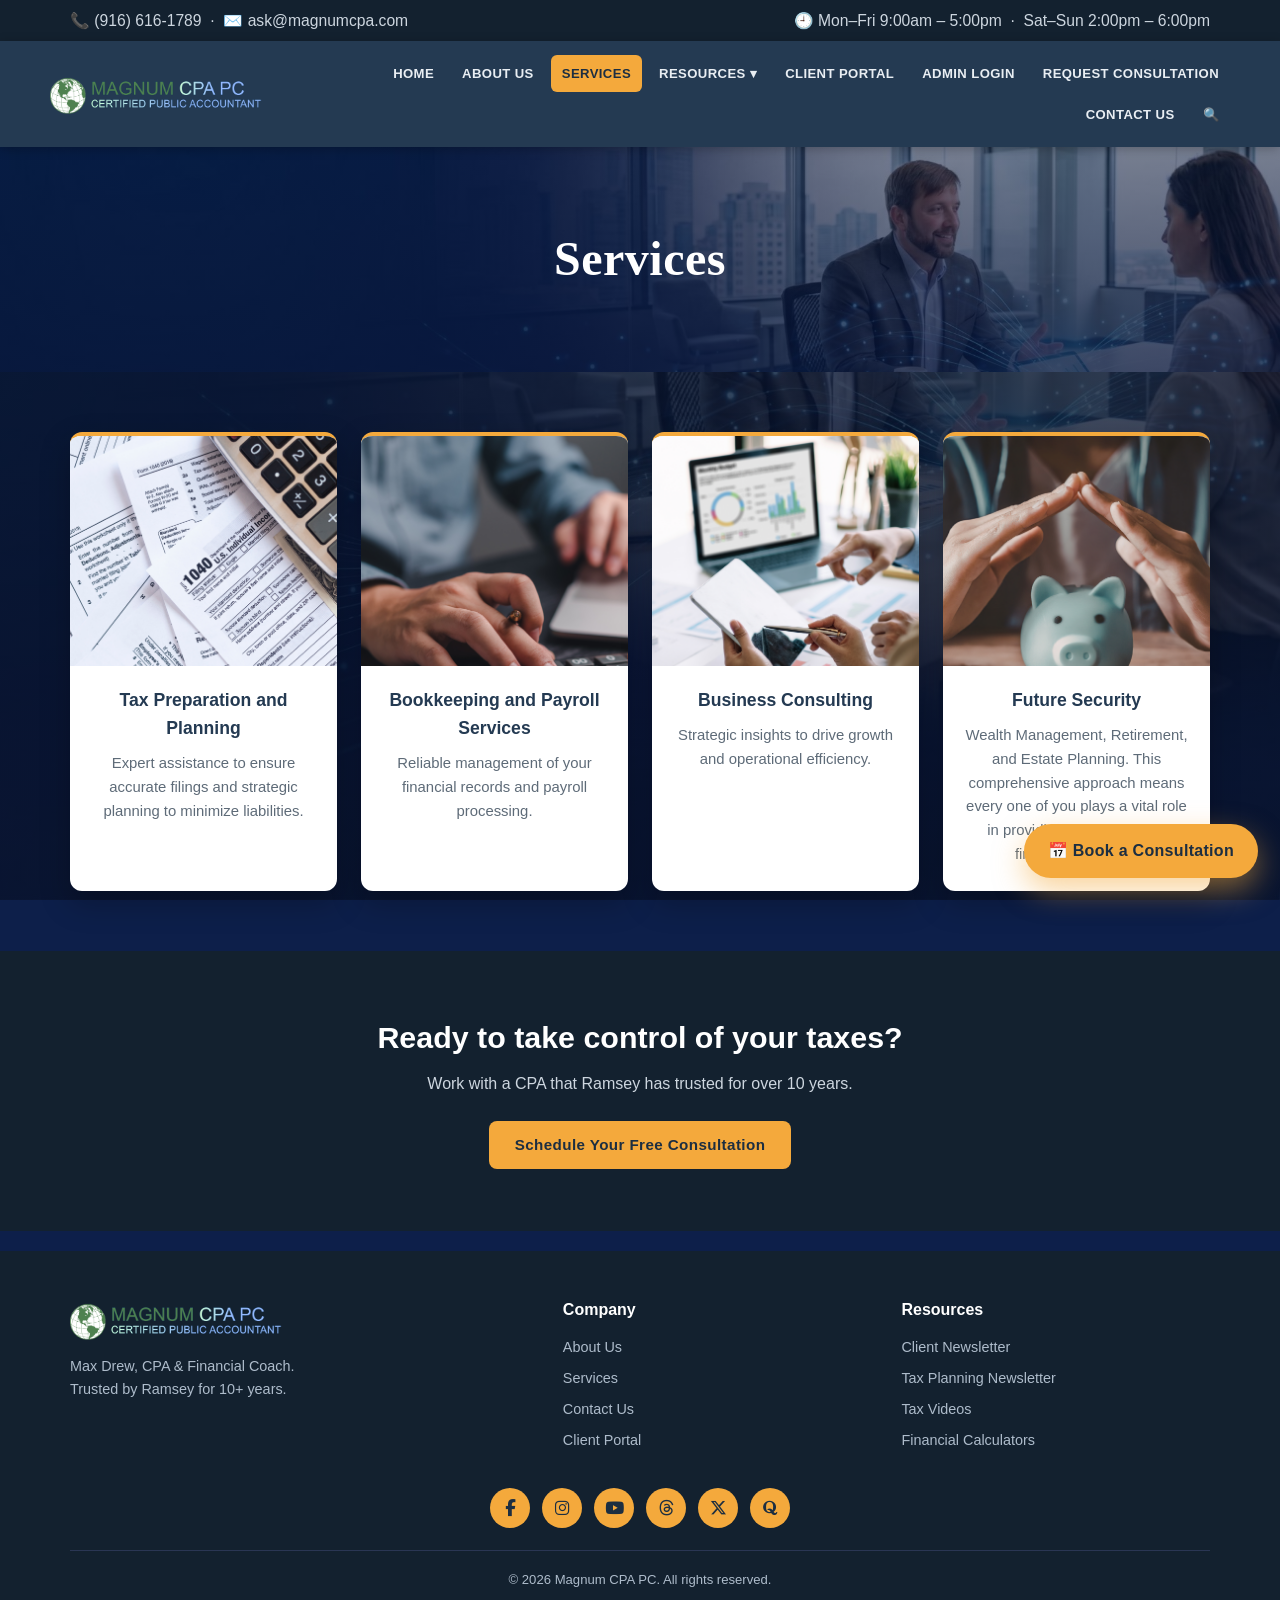
<file: services.html>
<!DOCTYPE html>
<html lang="en">
<head>
<meta charset="UTF-8">
<meta name="viewport" content="width=device-width, initial-scale=1.0">
<title>Services — Magnum CPA PC</title>
<meta name="description" content="Magnum CPA PC services: tax preparation and planning, bookkeeping and payroll, business consulting, and future security.">
<link rel="stylesheet" href="site.css">
</head>
<body>

<!-- top bar -->
<div class="topbar">
  <div class="container">
    <span>📞 (916) 616-1789 &nbsp;·&nbsp; ✉️ ask@magnumcpa.com</span>
    <span>🕘 Mon–Fri 9:00am – 5:00pm &nbsp;·&nbsp; Sat–Sun 2:00pm – 6:00pm</span>
  </div>
</div>

<!-- header -->
<header class="site-header">
  <div class="container nav-inner">
    <a href="index.html" class="brand">
      <svg class="globe" viewBox="0 0 100 100" aria-hidden="true">
        <defs><radialGradient id="gO" cx="40%" cy="34%" r="80%"><stop offset="0%" stop-color="#dcf0fb"/><stop offset="58%" stop-color="#a9d6f2"/><stop offset="100%" stop-color="#6db4e0"/></radialGradient><clipPath id="gC"><circle cx="50" cy="50" r="47"/></clipPath></defs>
        <circle cx="50" cy="50" r="47" fill="url(#gO)"/>
        <g clip-path="url(#gC)" fill="none" stroke="#fff" stroke-width="0.8" opacity=".35"><line x1="3" y1="32" x2="97" y2="32"/><line x1="3" y1="50" x2="97" y2="50"/><line x1="3" y1="68" x2="97" y2="68"/><line x1="50" y1="3" x2="50" y2="97"/><ellipse cx="50" cy="50" rx="20" ry="47"/><ellipse cx="50" cy="50" rx="37" ry="47"/></g>
        <g clip-path="url(#gC)"><path d="M28 18 C34 16 44 17 52 20 C60 22 70 24 74 30 C76 34 72 38 70 42 C72 46 70 52 64 56 C62 60 60 60 58 64 C57 68 55 66 54 62 C52 60 50 60 47 64 C44 70 42 78 38 82 C36 84 34 82 35 76 C36 70 34 64 32 58 C30 52 26 48 24 42 C22 36 22 28 25 22 C26 20 27 19 28 18 Z" fill="#5b9a3a" stroke="#467a2c" stroke-width="1"/><path d="M32 58 C30 52 26 48 24 42 C22 36 22 28 25 22" fill="none" stroke="#f4a93c" stroke-width="3.6" stroke-linecap="round"/><circle cx="24.5" cy="43" r="3.6" fill="#e8442b" stroke="#fff" stroke-width="1.3"/></g>
        <circle cx="50" cy="50" r="47" fill="none" stroke="#2f6d96" stroke-width="2"/>
      </svg>
      <span class="brand-text"><b>Magnum <span>CPA PC</span></b><small>CERTIFIED PUBLIC ACCOUNTANT</small></span>
    </a>
    <button class="nav-toggle" id="navToggle" aria-label="Toggle navigation" aria-expanded="false"><span></span><span></span><span></span></button>
    <nav class="main-nav" id="mainNav">
      <ul>
        <li><a href="index.html">Home</a></li>
        <li><a href="about.html">About Us</a></li>
        <li><a href="services.html" class="active">Services</a></li>
        <li class="has-sub">
          <a href="#" class="sub-toggle">Resources ▾</a>
          <ul class="submenu">
            <li><a href="client-newsletter.html">Client Newsletter</a></li>
            <li><a href="tax-planning-newsletter.html">Tax Planning Newsletter</a></li>
            <li><a href="tax-videos.html">Tax Videos</a></li>
            <li><a href="financial-calculators.html">Financial Calculators</a></li>
          </ul>
        </li>
        <li><a href="client-portal.html" target="_blank" rel="noopener">Client Portal</a></li>
        <li><a href="admin-login.html" target="_blank" rel="noopener">Admin Login</a></li>
        <li><a href="request-consultation.html">Request Consultation</a></li>
        <li><a href="contact.html">Contact Us</a></li>
        <li class="search-li"><a href="#" class="search-btn" aria-label="Search the site">🔍</a></li>
      </ul>
    </nav>
  </div>
</header>

<!-- banner -->
<section class="page-hero"><h1>Services</h1></section>

<!-- services -->
<section class="section">
  <div class="container">
    <div class="svc-grid">
      <div class="svc-card">
        <div class="svc-img"><img src="images/Tax.png" alt="Tax Preparation and Planning"></div>
        <h3>Tax Preparation and Planning</h3>
        <p>Expert assistance to ensure accurate filings and strategic planning to minimize liabilities.</p>
      </div>
      <div class="svc-card">
        <div class="svc-img"><img src="images/BK%20%26%20Payroll.png" alt="Bookkeeping and Payroll Services"></div>
        <h3>Bookkeeping and Payroll Services</h3>
        <p>Reliable management of your financial records and payroll processing.</p>
      </div>
      <div class="svc-card">
        <div class="svc-img"><img src="images/Consulting.png" alt="Business Consulting"></div>
        <h3>Business Consulting</h3>
        <p>Strategic insights to drive growth and operational efficiency.</p>
      </div>
      <div class="svc-card">
        <div class="svc-img"><img src="images/Security.png" alt="Future Security"></div>
        <h3>Future Security</h3>
        <p>Wealth Management, Retirement, and Estate Planning. This comprehensive approach means every one of you plays a vital role in providing holistic, secure financial guidance.</p>
      </div>
    </div>
  </div>
</section>

<!-- ===== CTA band (Ready to take control) ===== -->
<section class="cta-band">
  <div class="container">
    <h2>Ready to take control of your taxes?</h2>
    <p>Work with a CPA that Ramsey has trusted for over 10 years.</p>
    <a href="request-consultation.html" class="btn">Schedule Your Free Consultation</a>
  </div>
</section>

<!-- footer -->
<footer>
  <div class="container">
    <div class="foot-grid">
      <div>
        <div class="brand" style="margin-bottom:12px;">
          <svg class="globe" viewBox="0 0 100 100" aria-hidden="true"><defs><radialGradient id="gOf" cx="40%" cy="34%" r="80%"><stop offset="0%" stop-color="#dcf0fb"/><stop offset="58%" stop-color="#a9d6f2"/><stop offset="100%" stop-color="#6db4e0"/></radialGradient><clipPath id="gCf"><circle cx="50" cy="50" r="47"/></clipPath></defs><circle cx="50" cy="50" r="47" fill="url(#gOf)"/><g clip-path="url(#gCf)"><path d="M28 18 C34 16 44 17 52 20 C60 22 70 24 74 30 C76 34 72 38 70 42 C72 46 70 52 64 56 C62 60 60 60 58 64 C57 68 55 66 54 62 C52 60 50 60 47 64 C44 70 42 78 38 82 C36 84 34 82 35 76 C36 70 34 64 32 58 C30 52 26 48 24 42 C22 36 22 28 25 22 C26 20 27 19 28 18 Z" fill="#5b9a3a"/><circle cx="24.5" cy="43" r="3.6" fill="#e8442b" stroke="#fff" stroke-width="1.3"/></g><circle cx="50" cy="50" r="47" fill="none" stroke="#2f6d96" stroke-width="2"/></svg>
          <span class="brand-text"><b>Magnum <span>CPA PC</span></b><small>CERTIFIED PUBLIC ACCOUNTANT</small></span>
        </div>
        <p style="font-size:.9rem;">Max Drew, CPA &amp; Financial Coach.<br>Trusted by Ramsey for 10+ years.</p>
      </div>
      <div><h4>Company</h4><ul><li><a href="about.html">About Us</a></li><li><a href="services.html">Services</a></li><li><a href="contact.html">Contact Us</a></li><li><a href="client-portal.html" target="_blank" rel="noopener">Client Portal</a></li></ul></div>
      <div><h4>Resources</h4><ul><li><a href="client-newsletter.html">Client Newsletter</a></li><li><a href="tax-planning-newsletter.html">Tax Planning Newsletter</a></li><li><a href="tax-videos.html">Tax Videos</a></li>
            <li><a href="financial-calculators.html">Financial Calculators</a></li></ul></div>
    </div>
    <div class="foot-copy">© <span id="year"></span> Magnum CPA PC. All rights reserved.</div>
  </div>
</footer>

<script src="site.js"></script>
<script src="search.js"></script>
</body>
</html>
</file>
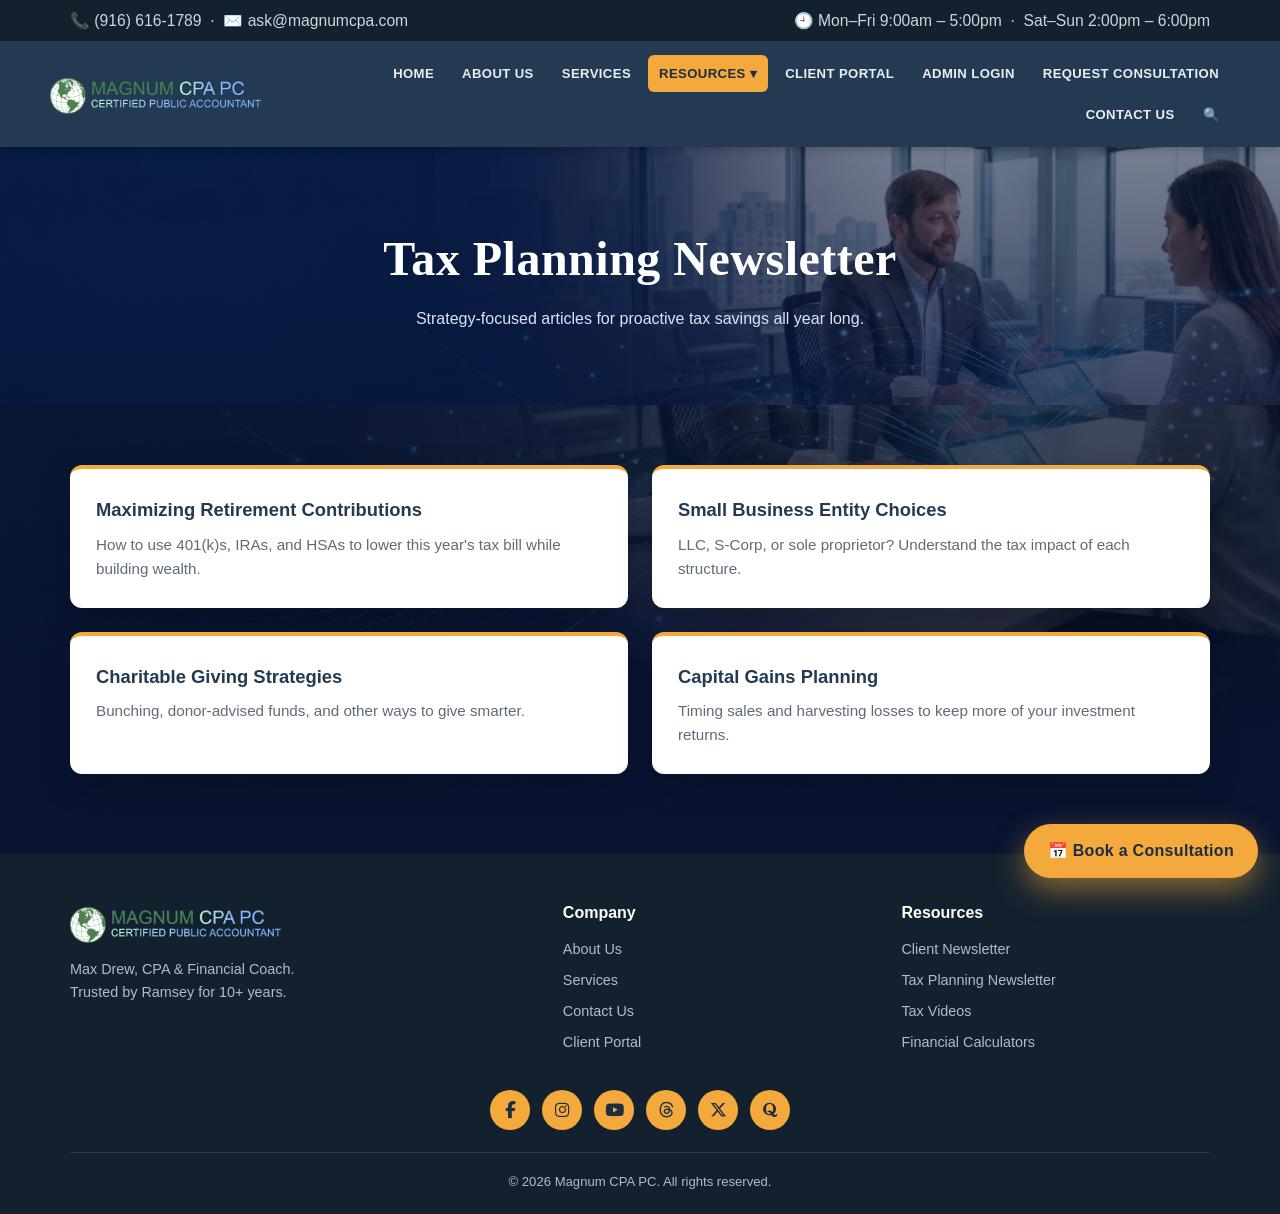
<file: tax-planning-newsletter.html>
<!DOCTYPE html>
<html lang="en">
<head>
<meta charset="UTF-8">
<meta name="viewport" content="width=device-width, initial-scale=1.0">
<title>Tax Planning Newsletter — Magnum CPA PC</title>
<link rel="stylesheet" href="site.css">
<style>
  .art-grid{display:grid;grid-template-columns:repeat(2,1fr);gap:24px;}
  .art-card{background:#fff;color:var(--text);border-radius:12px;padding:26px;box-shadow:0 12px 30px rgba(0,0,0,.25);border-top:4px solid var(--gold);}
  .art-card h3{color:var(--navy);font-size:1.15rem;margin-bottom:8px;}
  .art-card p{color:var(--muted);font-size:.95rem;}
  @media(max-width:860px){.art-grid{grid-template-columns:1fr;}}
</style>
</head>
<body>
<div class="topbar"><div class="container"><span>📞 (916) 616-1789 &nbsp;·&nbsp; ✉️ ask@magnumcpa.com</span><span>🕘 Mon–Fri 9:00am – 5:00pm &nbsp;·&nbsp; Sat–Sun 2:00pm – 6:00pm</span></div></div>
<header class="site-header">
  <div class="container nav-inner">
    <a href="index.html" class="brand">
      <svg class="globe" viewBox="0 0 100 100" aria-hidden="true"><defs><radialGradient id="gO" cx="40%" cy="34%" r="80%"><stop offset="0%" stop-color="#dcf0fb"/><stop offset="58%" stop-color="#a9d6f2"/><stop offset="100%" stop-color="#6db4e0"/></radialGradient><clipPath id="gC"><circle cx="50" cy="50" r="47"/></clipPath></defs><circle cx="50" cy="50" r="47" fill="url(#gO)"/><g clip-path="url(#gC)" fill="none" stroke="#fff" stroke-width="0.8" opacity=".35"><line x1="3" y1="32" x2="97" y2="32"/><line x1="3" y1="50" x2="97" y2="50"/><line x1="3" y1="68" x2="97" y2="68"/><line x1="50" y1="3" x2="50" y2="97"/><ellipse cx="50" cy="50" rx="20" ry="47"/><ellipse cx="50" cy="50" rx="37" ry="47"/></g><g clip-path="url(#gC)"><path d="M28 18 C34 16 44 17 52 20 C60 22 70 24 74 30 C76 34 72 38 70 42 C72 46 70 52 64 56 C62 60 60 60 58 64 C57 68 55 66 54 62 C52 60 50 60 47 64 C44 70 42 78 38 82 C36 84 34 82 35 76 C36 70 34 64 32 58 C30 52 26 48 24 42 C22 36 22 28 25 22 C26 20 27 19 28 18 Z" fill="#5b9a3a" stroke="#467a2c" stroke-width="1"/><path d="M32 58 C30 52 26 48 24 42 C22 36 22 28 25 22" fill="none" stroke="#f4a93c" stroke-width="3.6" stroke-linecap="round"/><circle cx="24.5" cy="43" r="3.6" fill="#e8442b" stroke="#fff" stroke-width="1.3"/></g><circle cx="50" cy="50" r="47" fill="none" stroke="#2f6d96" stroke-width="2"/></svg>
      <span class="brand-text"><b>Magnum <span>CPA PC</span></b><small>CERTIFIED PUBLIC ACCOUNTANT</small></span>
    </a>
    <button class="nav-toggle" id="navToggle" aria-label="Toggle navigation" aria-expanded="false"><span></span><span></span><span></span></button>
    <nav class="main-nav" id="mainNav">
      <ul>
        <li><a href="index.html">Home</a></li>
        <li><a href="about.html">About Us</a></li>
        <li><a href="services.html">Services</a></li>
        <li class="has-sub">
          <a href="#" class="sub-toggle active">Resources ▾</a>
          <ul class="submenu">
            <li><a href="client-newsletter.html">Client Newsletter</a></li>
            <li><a href="tax-planning-newsletter.html">Tax Planning Newsletter</a></li>
            <li><a href="tax-videos.html">Tax Videos</a></li>
            <li><a href="financial-calculators.html">Financial Calculators</a></li>
          </ul>
        </li>
        <li><a href="client-portal.html" target="_blank" rel="noopener">Client Portal</a></li>
        <li><a href="admin-login.html" target="_blank" rel="noopener">Admin Login</a></li>
        <li><a href="request-consultation.html">Request Consultation</a></li>
        <li><a href="contact.html">Contact Us</a></li>
        <li class="search-li"><a href="#" class="search-btn" aria-label="Search the site">🔍</a></li>
      </ul>
    </nav>
  </div>
</header>

<section class="page-hero"><h1>Tax Planning Newsletter</h1><p>Strategy-focused articles for proactive tax savings all year long.</p></section>

<section class="section">
  <div class="container">
    <div class="art-grid">
      <div class="art-card"><h3>Maximizing Retirement Contributions</h3><p>How to use 401(k)s, IRAs, and HSAs to lower this year's tax bill while building wealth.</p></div>
      <div class="art-card"><h3>Small Business Entity Choices</h3><p>LLC, S-Corp, or sole proprietor? Understand the tax impact of each structure.</p></div>
      <div class="art-card"><h3>Charitable Giving Strategies</h3><p>Bunching, donor-advised funds, and other ways to give smarter.</p></div>
      <div class="art-card"><h3>Capital Gains Planning</h3><p>Timing sales and harvesting losses to keep more of your investment returns.</p></div>
    </div>
  </div>
</section>

<footer>
  <div class="container">
    <div class="foot-grid">
      <div>
        <div class="brand" style="margin-bottom:12px;"><svg class="globe" viewBox="0 0 100 100" aria-hidden="true"><defs><radialGradient id="gOf" cx="40%" cy="34%" r="80%"><stop offset="0%" stop-color="#dcf0fb"/><stop offset="58%" stop-color="#a9d6f2"/><stop offset="100%" stop-color="#6db4e0"/></radialGradient><clipPath id="gCf"><circle cx="50" cy="50" r="47"/></clipPath></defs><circle cx="50" cy="50" r="47" fill="url(#gOf)"/><g clip-path="url(#gCf)"><path d="M28 18 C34 16 44 17 52 20 C60 22 70 24 74 30 C76 34 72 38 70 42 C72 46 70 52 64 56 C62 60 60 60 58 64 C57 68 55 66 54 62 C52 60 50 60 47 64 C44 70 42 78 38 82 C36 84 34 82 35 76 C36 70 34 64 32 58 C30 52 26 48 24 42 C22 36 22 28 25 22 C26 20 27 19 28 18 Z" fill="#5b9a3a"/><circle cx="24.5" cy="43" r="3.6" fill="#e8442b" stroke="#fff" stroke-width="1.3"/></g><circle cx="50" cy="50" r="47" fill="none" stroke="#2f6d96" stroke-width="2"/></svg><span class="brand-text"><b>Magnum <span>CPA PC</span></b><small>CERTIFIED PUBLIC ACCOUNTANT</small></span></div>
        <p style="font-size:.9rem;">Max Drew, CPA &amp; Financial Coach.<br>Trusted by Ramsey for 10+ years.</p>
      </div>
      <div><h4>Company</h4><ul><li><a href="about.html">About Us</a></li><li><a href="services.html">Services</a></li><li><a href="contact.html">Contact Us</a></li><li><a href="client-portal.html" target="_blank" rel="noopener">Client Portal</a></li></ul></div>
      <div><h4>Resources</h4><ul><li><a href="client-newsletter.html">Client Newsletter</a></li><li><a href="tax-planning-newsletter.html">Tax Planning Newsletter</a></li><li><a href="tax-videos.html">Tax Videos</a></li>
            <li><a href="financial-calculators.html">Financial Calculators</a></li></ul></div>
    </div>
    <div class="foot-copy">© <span id="year"></span> Magnum CPA PC. All rights reserved.</div>
  </div>
</footer>
<script src="site.js"></script>
<script src="search.js"></script>
</body>
</html>
</file>
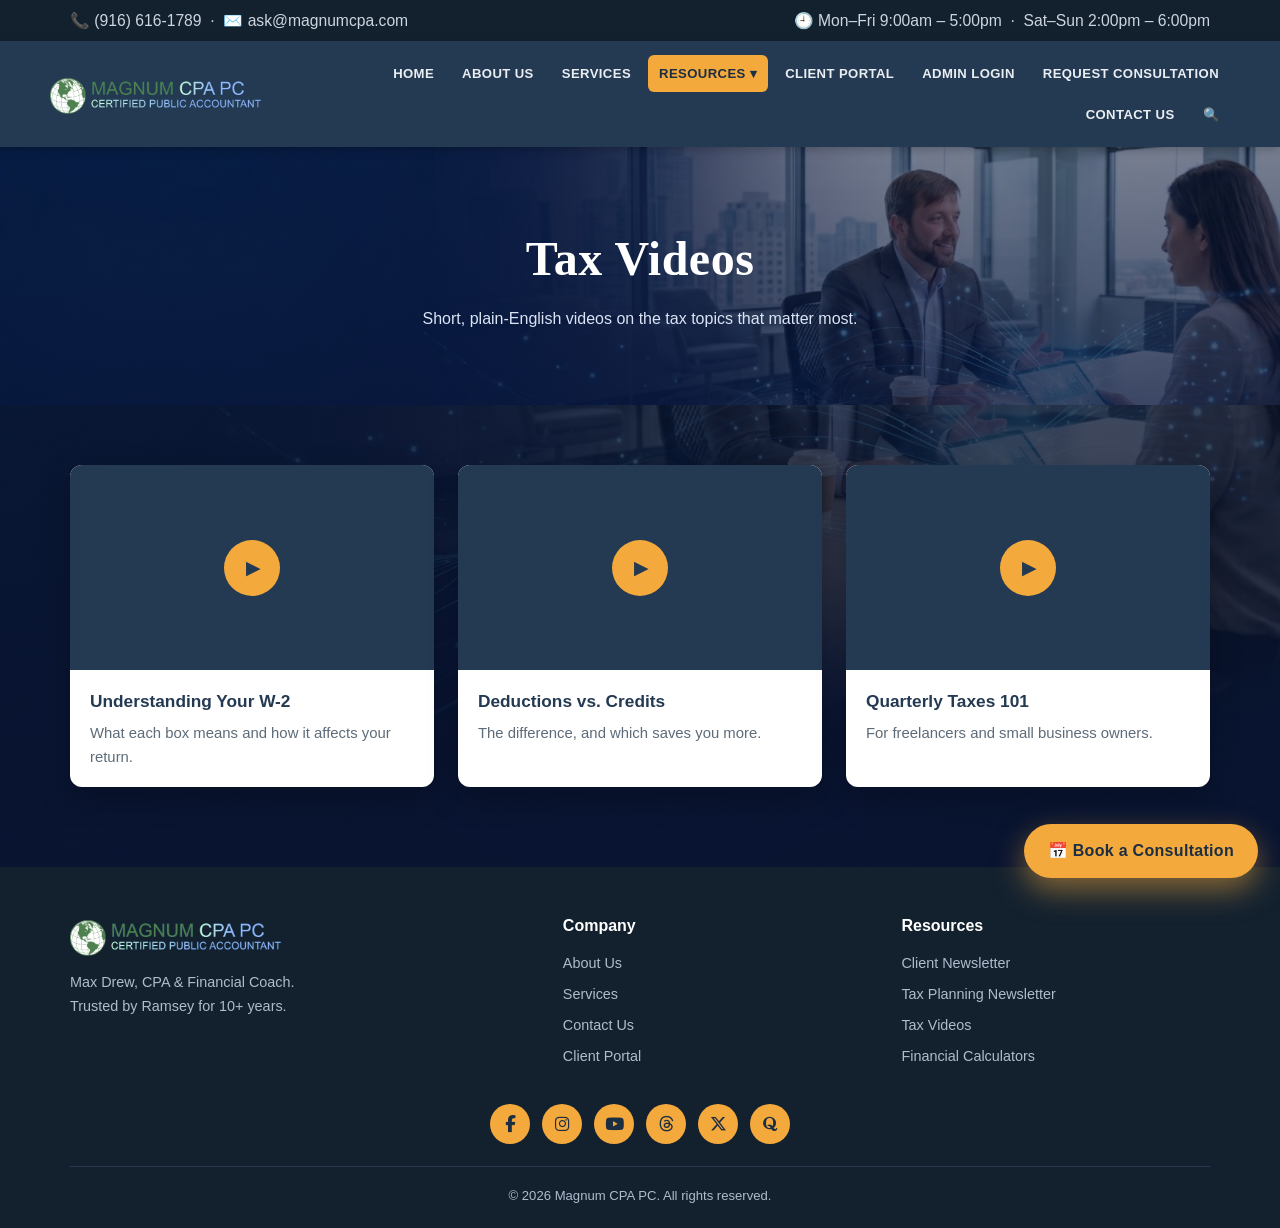
<file: tax-videos.html>
<!DOCTYPE html>
<html lang="en">
<head>
<meta charset="UTF-8">
<meta name="viewport" content="width=device-width, initial-scale=1.0">
<title>Tax Videos — Magnum CPA PC</title>
<link rel="stylesheet" href="site.css">
<style>
  .vid-grid{display:grid;grid-template-columns:repeat(3,1fr);gap:24px;}
  .vid-card{background:#fff;color:var(--text);border-radius:12px;overflow:hidden;box-shadow:0 12px 30px rgba(0,0,0,.25);}
  .vid-thumb{aspect-ratio:16/9;background:var(--navy);display:grid;place-items:center;}
  .vid-thumb .play{width:56px;height:56px;border-radius:50%;background:var(--gold);display:grid;place-items:center;color:var(--navy);font-size:1.2rem;}
  .vid-thumb .play:after{content:"▶";margin-left:3px;}
  .vid-card .body{padding:18px 20px;}
  .vid-card h3{color:var(--navy);font-size:1.08rem;margin-bottom:6px;}
  .vid-card p{color:var(--muted);font-size:.93rem;}
  @media(max-width:860px){.vid-grid{grid-template-columns:1fr;}}
</style>
</head>
<body>
<div class="topbar"><div class="container"><span>📞 (916) 616-1789 &nbsp;·&nbsp; ✉️ ask@magnumcpa.com</span><span>🕘 Mon–Fri 9:00am – 5:00pm &nbsp;·&nbsp; Sat–Sun 2:00pm – 6:00pm</span></div></div>
<header class="site-header">
  <div class="container nav-inner">
    <a href="index.html" class="brand">
      <svg class="globe" viewBox="0 0 100 100" aria-hidden="true"><defs><radialGradient id="gO" cx="40%" cy="34%" r="80%"><stop offset="0%" stop-color="#dcf0fb"/><stop offset="58%" stop-color="#a9d6f2"/><stop offset="100%" stop-color="#6db4e0"/></radialGradient><clipPath id="gC"><circle cx="50" cy="50" r="47"/></clipPath></defs><circle cx="50" cy="50" r="47" fill="url(#gO)"/><g clip-path="url(#gC)" fill="none" stroke="#fff" stroke-width="0.8" opacity=".35"><line x1="3" y1="32" x2="97" y2="32"/><line x1="3" y1="50" x2="97" y2="50"/><line x1="3" y1="68" x2="97" y2="68"/><line x1="50" y1="3" x2="50" y2="97"/><ellipse cx="50" cy="50" rx="20" ry="47"/><ellipse cx="50" cy="50" rx="37" ry="47"/></g><g clip-path="url(#gC)"><path d="M28 18 C34 16 44 17 52 20 C60 22 70 24 74 30 C76 34 72 38 70 42 C72 46 70 52 64 56 C62 60 60 60 58 64 C57 68 55 66 54 62 C52 60 50 60 47 64 C44 70 42 78 38 82 C36 84 34 82 35 76 C36 70 34 64 32 58 C30 52 26 48 24 42 C22 36 22 28 25 22 C26 20 27 19 28 18 Z" fill="#5b9a3a" stroke="#467a2c" stroke-width="1"/><path d="M32 58 C30 52 26 48 24 42 C22 36 22 28 25 22" fill="none" stroke="#f4a93c" stroke-width="3.6" stroke-linecap="round"/><circle cx="24.5" cy="43" r="3.6" fill="#e8442b" stroke="#fff" stroke-width="1.3"/></g><circle cx="50" cy="50" r="47" fill="none" stroke="#2f6d96" stroke-width="2"/></svg>
      <span class="brand-text"><b>Magnum <span>CPA PC</span></b><small>CERTIFIED PUBLIC ACCOUNTANT</small></span>
    </a>
    <button class="nav-toggle" id="navToggle" aria-label="Toggle navigation" aria-expanded="false"><span></span><span></span><span></span></button>
    <nav class="main-nav" id="mainNav">
      <ul>
        <li><a href="index.html">Home</a></li>
        <li><a href="about.html">About Us</a></li>
        <li><a href="services.html">Services</a></li>
        <li class="has-sub">
          <a href="#" class="sub-toggle active">Resources ▾</a>
          <ul class="submenu">
            <li><a href="client-newsletter.html">Client Newsletter</a></li>
            <li><a href="tax-planning-newsletter.html">Tax Planning Newsletter</a></li>
            <li><a href="tax-videos.html">Tax Videos</a></li>
            <li><a href="financial-calculators.html">Financial Calculators</a></li>
          </ul>
        </li>
        <li><a href="client-portal.html" target="_blank" rel="noopener">Client Portal</a></li>
        <li><a href="admin-login.html" target="_blank" rel="noopener">Admin Login</a></li>
        <li><a href="request-consultation.html">Request Consultation</a></li>
        <li><a href="contact.html">Contact Us</a></li>
        <li class="search-li"><a href="#" class="search-btn" aria-label="Search the site">🔍</a></li>
      </ul>
    </nav>
  </div>
</header>

<section class="page-hero"><h1>Tax Videos</h1><p>Short, plain-English videos on the tax topics that matter most.</p></section>

<section class="section">
  <div class="container">
    <div class="vid-grid">
      <div class="vid-card"><div class="vid-thumb"><div class="play"></div></div><div class="body"><h3>Understanding Your W-2</h3><p>What each box means and how it affects your return.</p></div></div>
      <div class="vid-card"><div class="vid-thumb"><div class="play"></div></div><div class="body"><h3>Deductions vs. Credits</h3><p>The difference, and which saves you more.</p></div></div>
      <div class="vid-card"><div class="vid-thumb"><div class="play"></div></div><div class="body"><h3>Quarterly Taxes 101</h3><p>For freelancers and small business owners.</p></div></div>
    </div>
  </div>
</section>

<footer>
  <div class="container">
    <div class="foot-grid">
      <div>
        <div class="brand" style="margin-bottom:12px;"><svg class="globe" viewBox="0 0 100 100" aria-hidden="true"><defs><radialGradient id="gOf" cx="40%" cy="34%" r="80%"><stop offset="0%" stop-color="#dcf0fb"/><stop offset="58%" stop-color="#a9d6f2"/><stop offset="100%" stop-color="#6db4e0"/></radialGradient><clipPath id="gCf"><circle cx="50" cy="50" r="47"/></clipPath></defs><circle cx="50" cy="50" r="47" fill="url(#gOf)"/><g clip-path="url(#gCf)"><path d="M28 18 C34 16 44 17 52 20 C60 22 70 24 74 30 C76 34 72 38 70 42 C72 46 70 52 64 56 C62 60 60 60 58 64 C57 68 55 66 54 62 C52 60 50 60 47 64 C44 70 42 78 38 82 C36 84 34 82 35 76 C36 70 34 64 32 58 C30 52 26 48 24 42 C22 36 22 28 25 22 C26 20 27 19 28 18 Z" fill="#5b9a3a"/><circle cx="24.5" cy="43" r="3.6" fill="#e8442b" stroke="#fff" stroke-width="1.3"/></g><circle cx="50" cy="50" r="47" fill="none" stroke="#2f6d96" stroke-width="2"/></svg><span class="brand-text"><b>Magnum <span>CPA PC</span></b><small>CERTIFIED PUBLIC ACCOUNTANT</small></span></div>
        <p style="font-size:.9rem;">Max Drew, CPA &amp; Financial Coach.<br>Trusted by Ramsey for 10+ years.</p>
      </div>
      <div><h4>Company</h4><ul><li><a href="about.html">About Us</a></li><li><a href="services.html">Services</a></li><li><a href="contact.html">Contact Us</a></li><li><a href="client-portal.html" target="_blank" rel="noopener">Client Portal</a></li></ul></div>
      <div><h4>Resources</h4><ul><li><a href="client-newsletter.html">Client Newsletter</a></li><li><a href="tax-planning-newsletter.html">Tax Planning Newsletter</a></li><li><a href="tax-videos.html">Tax Videos</a></li>
            <li><a href="financial-calculators.html">Financial Calculators</a></li></ul></div>
    </div>
    <div class="foot-copy">© <span id="year"></span> Magnum CPA PC. All rights reserved.</div>
  </div>
</footer>
<script src="site.js"></script>
<script src="search.js"></script>
</body>
</html>
</file>
<file: site.css>
/* ===== Magnum CPA — shared styles for subpages ===== */
:root{
  --navy:#243a52;--navy-dark:#1c2e41;--navy-3:#13212f;
  --gold:#f4a93c;--green:#7fae3a;--blue:#2f9fd6;
  --text:#2b2b2b;--muted:#5e6b78;--border:#e2e7ec;--radius:10px;--maxw:1180px;
}
*{box-sizing:border-box;margin:0;padding:0;}
html{scroll-behavior:smooth;}
body{
  font-family:-apple-system,BlinkMacSystemFont,"Segoe UI",Roboto,Helvetica,Arial,sans-serif;
  color:#eef2f7;line-height:1.6;-webkit-font-smoothing:antialiased;min-height:100vh;
  background:linear-gradient(rgba(9,20,46,.74),rgba(9,20,46,.82)),url('images/hero-bg.jpg');
  background-size:cover;background-position:right 28%;background-attachment:fixed;background-color:#0d1f4a;
}
img{max-width:100%;height:auto;display:block;}
a{color:inherit;text-decoration:none;}
.container{max-width:var(--maxw);margin:0 auto;padding:0 20px;}
.globe{width:40px;height:40px;flex:none;display:block;}

/* top bar */
.topbar{background:var(--navy-3);color:#cdd6df;font-size:.98rem;font-weight:500;}
.topbar .container{display:flex;flex-wrap:wrap;gap:8px 22px;align-items:center;justify-content:space-between;padding:8px 20px;}

/* header / nav */
header.site-header{background:var(--navy);position:sticky;top:0;z-index:50;box-shadow:0 2px 10px rgba(0,0,0,.25);}
.nav-inner{display:flex;align-items:center;justify-content:space-between;padding:14px 0;gap:16px;}
.brand{display:flex;align-items:center;gap:12px;color:#fff;}
.brand .brand-text b{font-size:1.15rem;color:var(--green);font-weight:700;}
.brand .brand-text b span{color:#e9eef3;font-weight:600;}
.brand .brand-text small{display:block;font-size:.68rem;letter-spacing:.5px;color:#aebccb;}
/* logo image replaces the old svg + text */
.brand .globe,.brand .brand-text{display:none;}
.brand::before{content:"";display:block;width:230px;height:46px;background:url('images/MAGNUM%20CPA%20LOGO.png') left center/contain no-repeat;}
.nav-toggle{display:none;background:transparent;border:0;cursor:pointer;padding:8px;border-radius:6px;}
.nav-toggle span{display:block;width:24px;height:2px;background:#fff;margin:5px 0;transition:.3s;}
nav.main-nav > ul{list-style:none;display:flex;flex-wrap:wrap;gap:4px 6px;justify-content:flex-end;align-items:center;}
nav.main-nav a{color:#e9eef3;font-size:.82rem;font-weight:600;letter-spacing:.4px;padding:8px 11px;border-radius:6px;
  text-transform:uppercase;transition:background .2s,color .2s;white-space:nowrap;display:inline-block;}
nav.main-nav a:hover,nav.main-nav a.active{background:var(--gold);color:var(--navy-dark);}

/* dropdown */
.has-sub{position:relative;}
.submenu{position:absolute;top:100%;left:0;min-width:230px;background:var(--navy-dark);border-radius:8px;
  box-shadow:0 12px 30px rgba(0,0,0,.35);padding:6px;display:none;flex-direction:column;gap:2px;z-index:60;list-style:none;}
.has-sub:hover .submenu{display:flex;}
.submenu li{width:100%;}
.submenu a{display:block;text-align:left;border-radius:5px;}

/* page banner */
.page-hero{position:relative;background:url('images/hero-bg.jpg') right 28%/cover no-repeat;color:#fff;
  text-align:center;padding:74px 20px;overflow:hidden;}
.page-hero::before{content:"";position:absolute;inset:0;background:linear-gradient(180deg,rgba(8,22,58,.55),rgba(8,22,58,.78));}
.page-hero h1{position:relative;z-index:2;font-family:Georgia,'Times New Roman',serif;font-size:3rem;font-weight:700;letter-spacing:.5px;}
.page-hero p{position:relative;z-index:2;color:#dbe4f5;margin-top:8px;}

/* sections */
.section{padding:60px 0;}
.section-head{text-align:center;max-width:760px;margin:0 auto 40px;}
.section-head .kicker{color:var(--gold);font-weight:700;letter-spacing:2px;text-transform:uppercase;font-size:.78rem;}
.section-head h2{font-size:2rem;color:#fff;margin:8px 0 10px;}
.section-head p{color:#c7d2e2;}

/* generic card */
.panel{background:#fff;color:var(--text);border-radius:14px;box-shadow:0 14px 40px rgba(0,0,0,.28);}

/* services */
.svc-grid{display:grid;grid-template-columns:repeat(4,1fr);gap:24px;}
.svc-card{background:#fff;color:var(--text);border-radius:12px;padding:0 0 24px;overflow:hidden;
  box-shadow:0 12px 30px rgba(0,0,0,.25);border-top:4px solid var(--gold);transition:transform .2s,box-shadow .2s;}
.svc-card:hover{transform:translateY(-5px);box-shadow:0 18px 40px rgba(0,0,0,.35);}
.svc-img{height:230px;background:#eef1f5;display:grid;place-items:center;color:var(--navy);font-size:2.6rem;overflow:hidden;}
.svc-img img{max-width:100%;max-height:100%;width:auto;height:auto;object-fit:contain;display:block;margin:0 auto;}
.svc-card h3{color:var(--navy);font-size:1.1rem;text-align:center;margin:20px 18px 10px;}
.svc-card p{color:var(--muted);font-size:.93rem;text-align:center;margin:0 20px;}

/* about */
.about-intro{display:grid;grid-template-columns:0.9fr 1.1fr;gap:40px;align-items:center;}
.about-intro img{border-radius:14px;box-shadow:0 16px 40px rgba(0,0,0,.4);width:100%;}
.about-intro .txt p{color:#dbe4f5;font-size:1.08rem;margin-bottom:16px;}
.about-intro .txt .firm{font-size:1.15rem;color:#fff;}
.adv-grid{display:grid;grid-template-columns:repeat(3,1fr);gap:26px;margin-top:10px;}
.adv-card{background:#fff;color:var(--text);border-radius:14px;padding:26px;text-align:center;box-shadow:0 12px 30px rgba(0,0,0,.25);}
.adv-card .badge-img{height:120px;display:grid;place-items:center;margin-bottom:16px;}
.adv-card .badge-img img{max-height:120px;width:auto;}
.adv-card h3{color:var(--navy);font-size:1.15rem;margin-bottom:10px;}
.adv-card p{color:var(--muted);font-size:.95rem;}

/* contact */
.contact-wrap{display:grid;grid-template-columns:auto 1fr;gap:30px;align-items:center;}
.contact-photo{max-width:380px;border-radius:6px;}
.contact-info .line{font-size:1.15rem;color:#eef2f7;margin-bottom:18px;}
.contact-info .line b{color:#fff;}
.find{margin-top:46px;display:grid;grid-template-columns:1fr 1fr;gap:30px;align-items:start;}
.find h3{font-size:1.4rem;color:#fff;margin-bottom:10px;}
.find .addr{color:#dbe4f5;font-size:1.05rem;}
.find iframe{width:100%;height:260px;border:0;border-radius:12px;box-shadow:0 12px 30px rgba(0,0,0,.3);}

/* buttons */
.btn{display:inline-block;background:var(--gold);color:var(--navy-dark);font-weight:700;padding:12px 26px;border-radius:8px;
  border:0;cursor:pointer;letter-spacing:.4px;font-size:.95rem;transition:transform .15s,box-shadow .2s;}
.btn:hover{transform:translateY(-2px);box-shadow:0 8px 20px rgba(244,169,60,.4);}
.btn.outline{background:transparent;border:2px solid #fff;color:#fff;}

/* client reviews slideshow */
.reviews{position:relative;max-width:820px;margin:0 auto;}
.review-viewport{overflow:hidden;border-radius:14px;box-shadow:0 16px 40px rgba(0,0,0,.3);}
.review-track{display:flex;transition:transform .45s ease;}
.review{min-width:100%;box-sizing:border-box;background:#fff;color:var(--text);padding:36px 40px;}
.review .stars{color:var(--gold);font-size:1.15rem;letter-spacing:2px;margin-bottom:10px;}
.review h4{color:var(--navy);font-size:1.18rem;margin-bottom:12px;}
.review p{color:#3c4757;font-size:.97rem;line-height:1.7;}
.rev-nav{position:absolute;top:50%;transform:translateY(-50%);width:44px;height:44px;border-radius:50%;border:0;
  background:var(--gold);color:var(--navy-dark);font-size:1.4rem;line-height:1;cursor:pointer;z-index:2;box-shadow:0 6px 16px rgba(0,0,0,.3);}
.rev-nav:hover{filter:brightness(1.05);}
.rev-nav.prev{left:-16px;}.rev-nav.next{right:-16px;}
.rev-dots{display:flex;gap:8px;justify-content:center;margin-top:18px;}
.rev-dots button{width:11px;height:11px;border-radius:50%;border:0;background:rgba(255,255,255,.45);cursor:pointer;padding:0;}
.rev-dots button.active{background:var(--gold);}
@media(max-width:560px){.rev-nav.prev{left:4px;}.rev-nav.next{right:4px;}.review{padding:26px 22px;}}

/* search */
.search-li a{font-size:1.05rem;}
.search-overlay{position:fixed;inset:0;background:rgba(8,18,40,.78);display:none;z-index:200;padding:84px 16px 16px;}
.search-overlay.open{display:block;}
.search-box{max-width:640px;margin:0 auto;background:#fff;border-radius:14px;overflow:hidden;box-shadow:0 30px 70px rgba(0,0,0,.5);}
.search-top{display:flex;align-items:center;gap:10px;padding:14px 18px;border-bottom:1px solid var(--border);}
.search-ic{font-size:1.2rem;}
.search-top input{flex:1;border:0;outline:none;font-size:1.1rem;color:#222;font-family:inherit;background:transparent;}
.search-close{background:transparent;border:0;font-size:1.7rem;line-height:1;cursor:pointer;color:var(--muted);padding:0 4px;}
.search-results{max-height:62vh;overflow:auto;}
.search-results a{display:block;padding:14px 18px;border-bottom:1px solid #eef1f5;color:var(--navy);}
.search-results a:hover{background:#f4f6f8;}
.search-results a b{display:block;font-size:1rem;}
.search-results a span{font-size:.86rem;color:var(--muted);}
.search-none{padding:20px 18px;color:var(--muted);}

/* floating "Book a Consultation" CTA */
.book-fab{position:fixed;right:22px;bottom:22px;z-index:90;background:var(--gold);color:var(--navy-dark);
  font-weight:800;padding:14px 24px;border-radius:40px;display:inline-flex;align-items:center;gap:8px;letter-spacing:.3px;
  box-shadow:0 12px 30px rgba(244,169,60,.5);transition:transform .15s,box-shadow .2s;animation:bookpulse 2.8s ease-in-out infinite;}
.book-fab:hover{transform:translateY(-3px);box-shadow:0 16px 40px rgba(244,169,60,.7);}
@keyframes bookpulse{0%,100%{box-shadow:0 12px 30px rgba(244,169,60,.45);}50%{box-shadow:0 14px 44px rgba(244,169,60,.85);}}
@media(max-width:560px){.book-fab{right:14px;bottom:14px;padding:12px 18px;font-size:.92rem;}}

/* CTA band */
.cta-band{background:var(--navy-3);color:#fff;text-align:center;padding:62px 0;}
.cta-band h2{font-size:1.9rem;margin-bottom:10px;}
.cta-band p{color:#cdd6df;margin-bottom:24px;}

/* footer */
footer{background:var(--navy-3);color:#aebccb;padding:46px 0 22px;margin-top:20px;}
.foot-grid{display:grid;grid-template-columns:1.5fr 1fr 1fr;gap:30px;margin-bottom:28px;}
footer h4{color:#fff;font-size:1rem;margin-bottom:13px;}
footer ul{list-style:none;}
footer li{margin-bottom:8px;font-size:.9rem;}
footer a:hover{color:var(--gold);}
footer .brand .brand-text b{color:#fff;}
footer .brand .brand-text b span{color:var(--gold);}
.social{display:flex;gap:12px;justify-content:center;margin:6px 0 22px;}
.social a{width:40px;height:40px;border-radius:50%;background:var(--gold);color:var(--navy-dark);display:grid;place-items:center;font-size:1.05rem;transition:transform .15s,filter .2s;}
.social a:hover{transform:translateY(-3px);filter:brightness(1.06);}
.foot-copy{border-top:1px solid #2a3654;padding-top:18px;font-size:.82rem;text-align:center;}

/* responsive */
@media (max-width:980px){
  .svc-grid{grid-template-columns:repeat(2,1fr);}
  .foot-grid{grid-template-columns:1fr 1fr;}
}
@media (max-width:980px){
  body{background-attachment:scroll;}
  .nav-toggle{display:block;}
  nav.main-nav{position:absolute;top:100%;left:0;right:0;background:var(--navy-dark);max-height:0;overflow:hidden;transition:max-height .35s ease;}
  nav.main-nav.open{max-height:760px;overflow:auto;}
  nav.main-nav > ul{flex-direction:column;gap:0;padding:8px 0;align-items:stretch;}
  nav.main-nav li{width:100%;}
  nav.main-nav a{display:block;padding:13px 24px;border-radius:0;border-bottom:1px solid #2f4a66;text-align:left;}
  .submenu{position:static;display:none;box-shadow:none;background:#0f2236;padding:0;min-width:0;}
  .has-sub.open .submenu{display:flex;}
  .submenu a{padding-left:40px;}
  .page-hero h1{font-size:2.1rem;}
  .about-intro,.contact-wrap,.find{grid-template-columns:1fr;}
  .contact-photo{max-width:300px;margin:0 auto;}
  .adv-grid{grid-template-columns:1fr;}
}
@media (max-width:600px){
  .container{padding:0 16px;}
  .topbar .container{justify-content:center;text-align:center;gap:2px 14px;font-size:.74rem;padding:7px 14px;}
  .svc-grid{grid-template-columns:1fr;}
  .foot-grid{grid-template-columns:1fr;}
  .page-hero{padding:54px 16px;}
  .page-hero h1{font-size:1.7rem;}
  .section{padding:46px 0;}
  .section-head{margin-bottom:30px;}
  .section-head h2{font-size:1.6rem;}
  .brand::before{width:180px;height:40px;}
  .review h4{font-size:1.05rem;}
  .find iframe{height:230px;}
}
</file>
